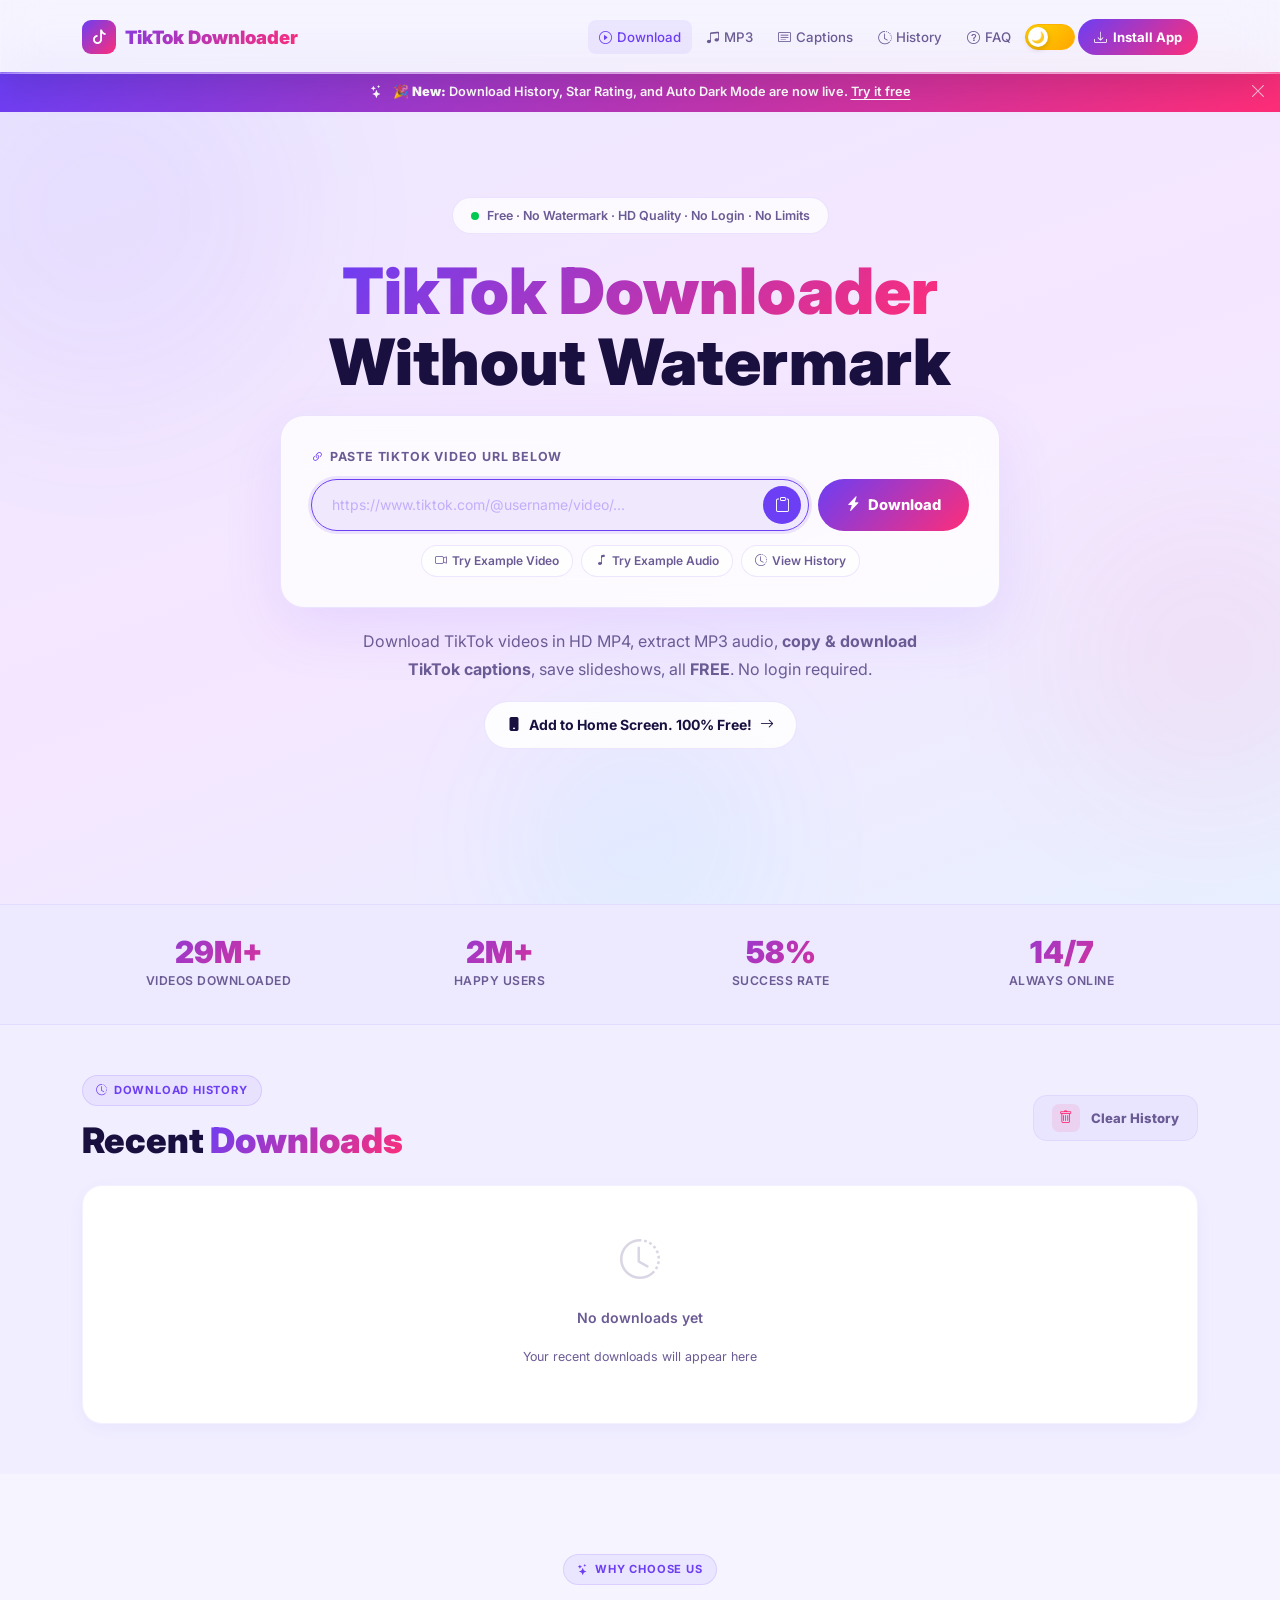
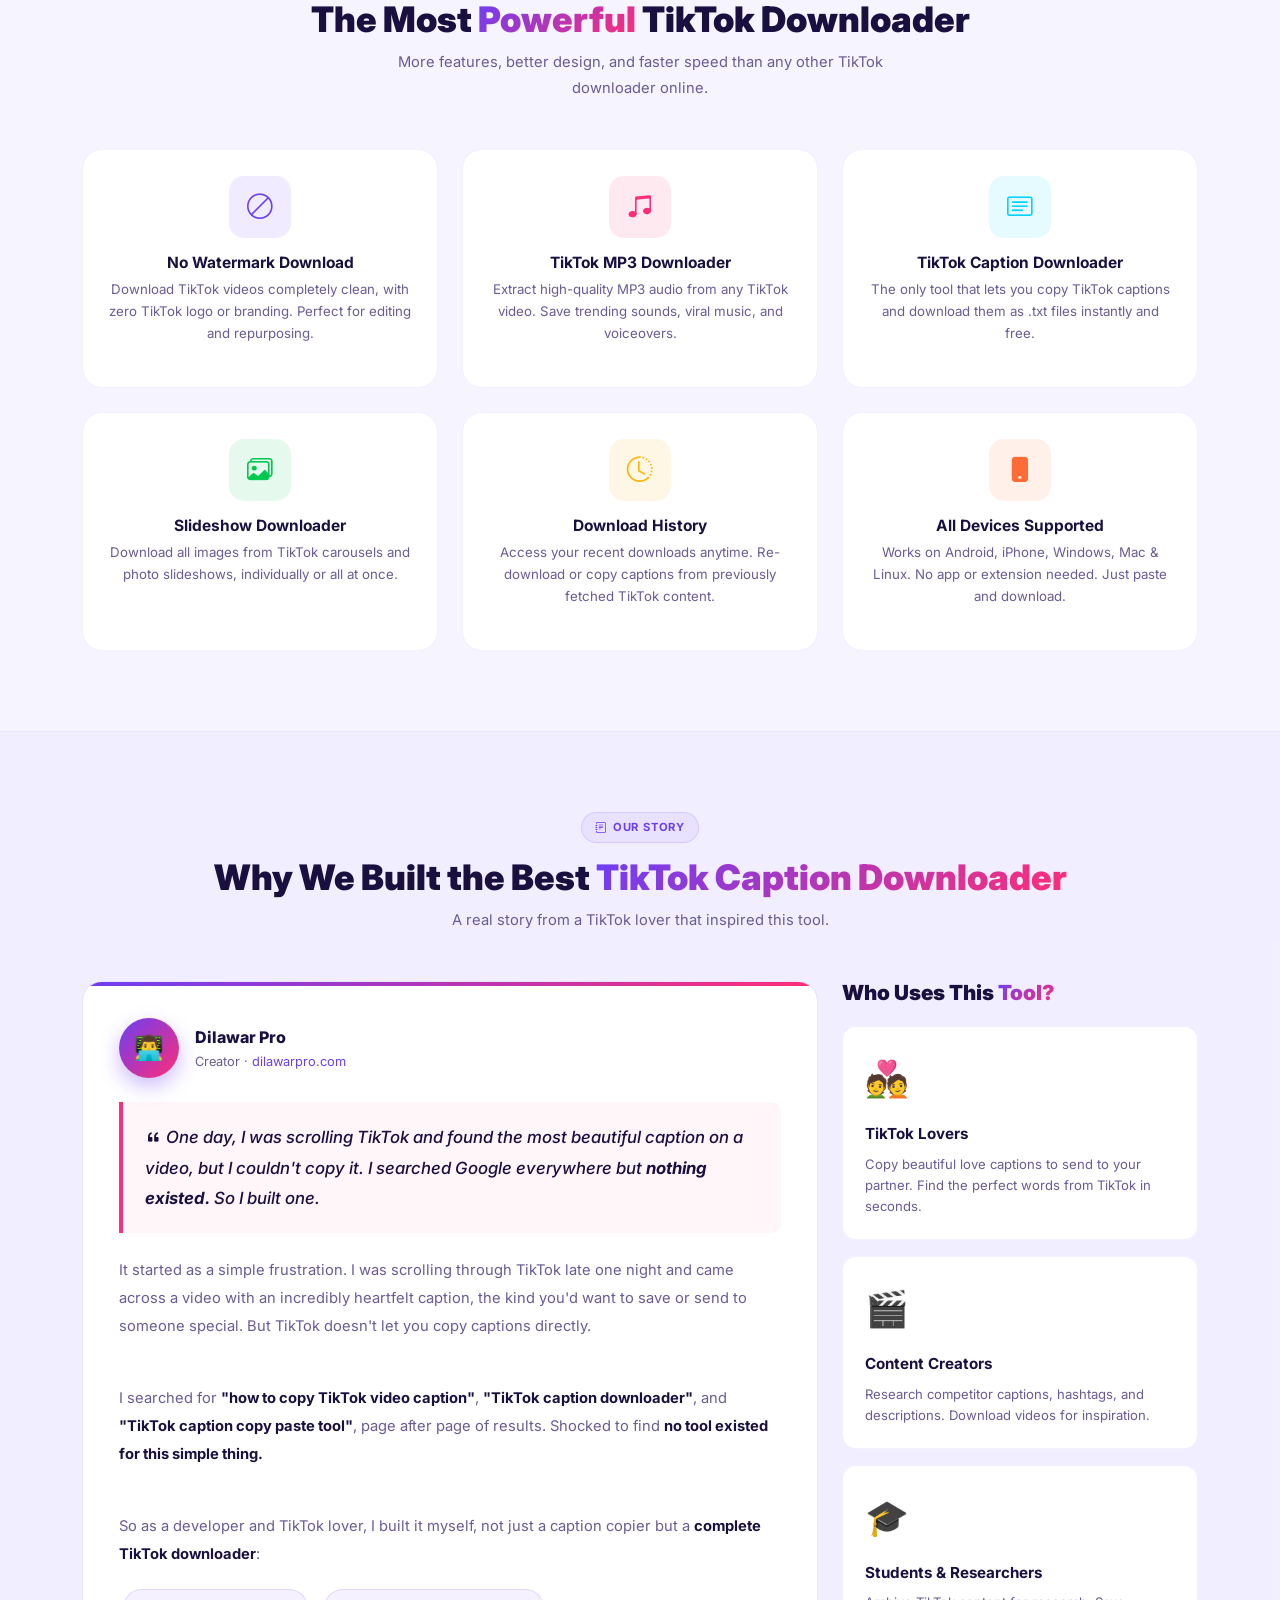
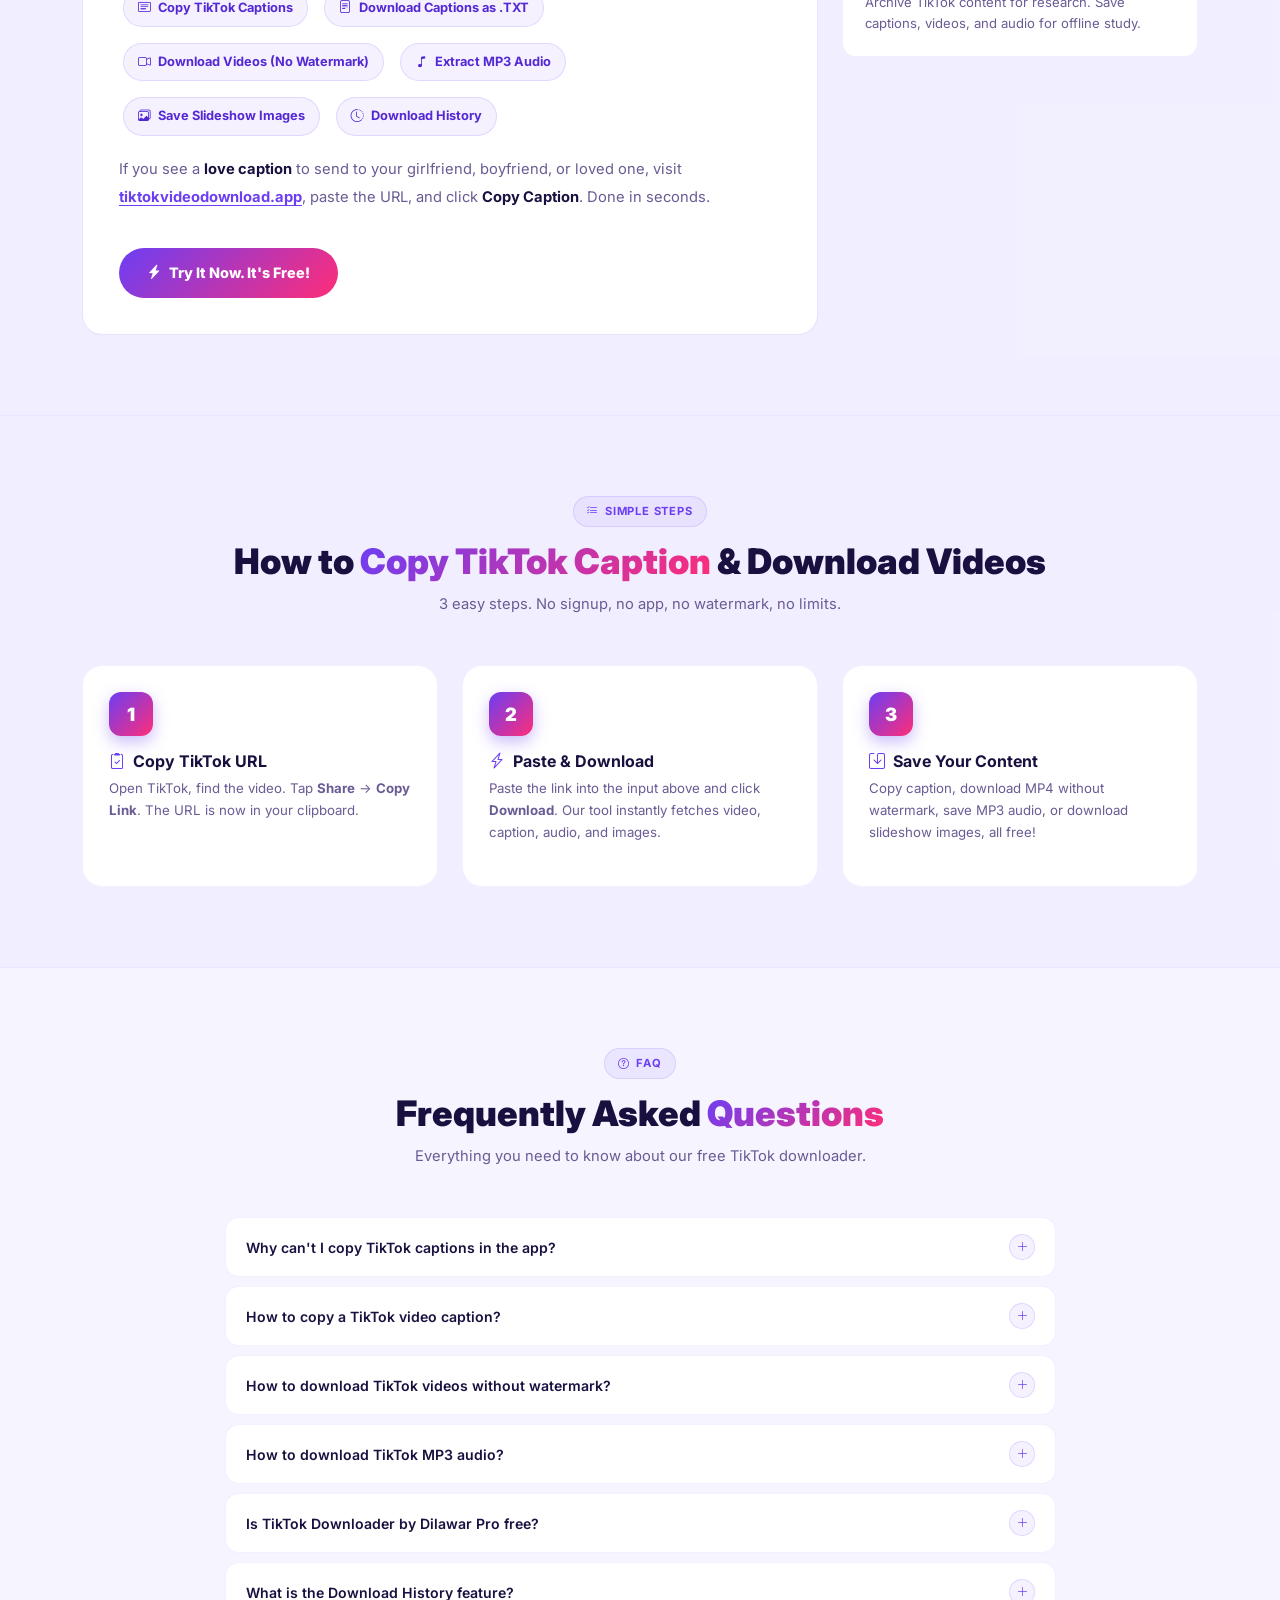
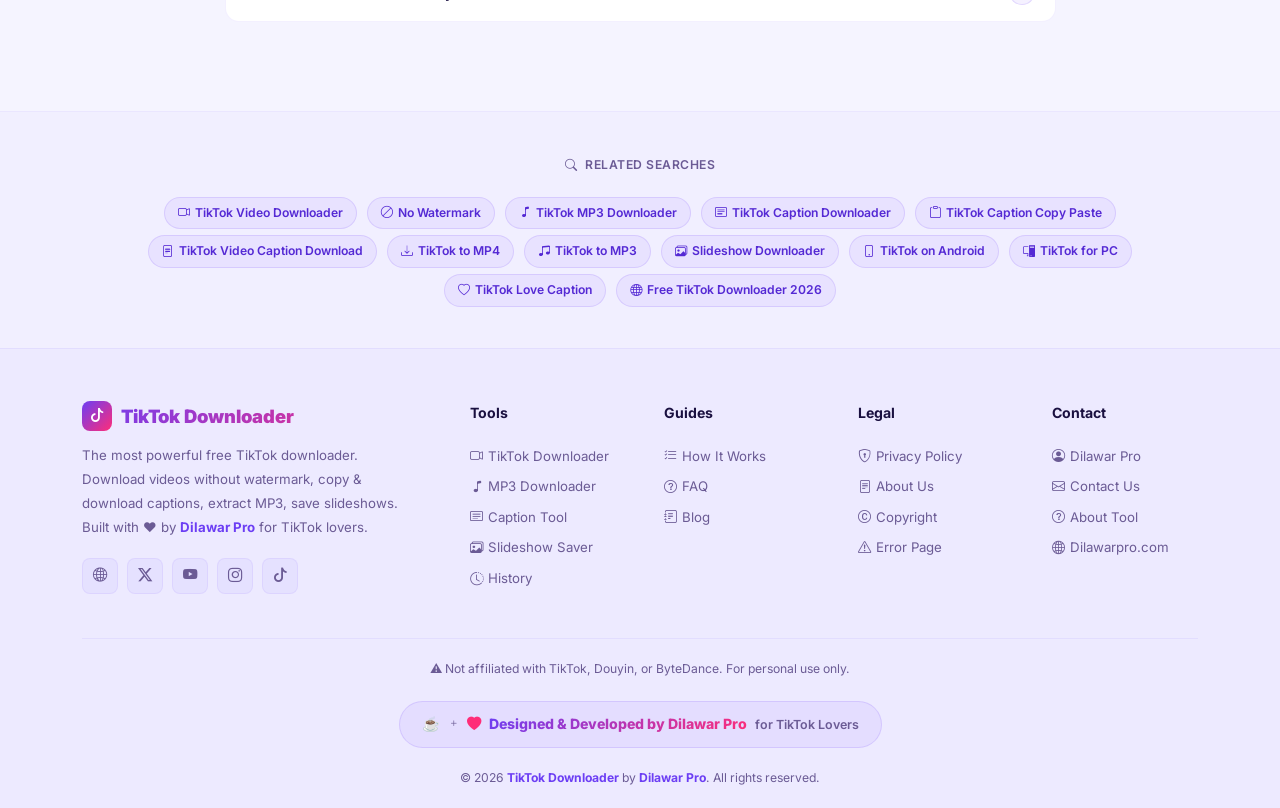
<file: index.html>
<!DOCTYPE html>
<html lang="en" data-theme="light">
<head>
    <meta charset="UTF-8">
    <meta name="viewport" content="width=device-width, initial-scale=1.0">
    <meta http-equiv="X-UA-Compatible" content="IE=edge">

    <title>TikTok Caption & Video Downloader - No Watermark, Free & Fast</title>
    <meta name="description" content="Free TikTok Downloader tool. Download TikTok videos without watermark in HD MP4, extract MP3 audio, copy & download TikTok captions, and save slideshows instantly. No login required.">
    <meta name="author" content="Dilawar Pro">
    <meta name="robots" content="index, follow, max-image-preview:large, max-snippet:-1, max-video-preview:-1">
    <meta name="theme-color" content="#6C3EF4">
    <meta name="language" content="English">
    <link rel="canonical" href="https://tiktokvideodownload.app/">
   <link rel="shortcut icon" href="assets/img/favicon.png" type="image/x-icon">
   <link rel="manifest" href="manifest.json">
    <!-- OG Tags -->
    <meta property="og:type" content="website">
    <meta property="og:url" content="https://tiktokvideodownload.app/">
    <meta property="og:title" content="TikTok Downloader - No Watermark | MP3 | Copy Captions Free">
    <meta property="og:description" content="Free TikTok video downloader. Save TikTok videos without watermark, extract MP3 audio, copy & download TikTok captions and slideshows. Fast, free, no login needed.">
    <meta property="og:image" content="https://tiktokvideodownload.app/og-image.jpg">
    <meta property="og:site_name" content="TikTok Downloader by Dilawar Pro">

    <!-- Twitter Card -->
    <meta name="twitter:card" content="summary_large_image">
    <meta name="twitter:title" content="TikTok Downloader - No Watermark | MP3 | Copy Captions">
    <meta name="twitter:description" content="Download TikTok videos without watermark, extract MP3, copy captions instantly. 100% free.">
    <meta name="twitter:image" content="https://tiktokvideodownload.app/og-image.jpg">

    <!-- Schema Markup -->
    <script type="application/ld+json">
    {
      "@context": "https://schema.org",
      "@type": "WebApplication",
      "name": "TikTok Downloader",
      "alternateName": ["TikTok Caption Downloader", "TikTok MP3 Downloader", "TikTok Video Saver"],
      "url": "https://tiktokvideodownload.app/",
      "description": "Free online TikTok downloader. Download videos without watermark, extract MP3, copy captions, save slideshows.",
      "applicationCategory": "MultimediaApplication",
      "operatingSystem": "All",
      "offers": { "@type": "Offer", "price": "0", "priceCurrency": "USD" },
      "author": { "@type": "Person", "name": "Dilawar Pro", "url": "https://dilawarpro.com" },
      "featureList": ["Download TikTok videos without watermark", "TikTok MP3 downloader", "TikTok caption copy paste", "TikTok slideshow downloader", "History & favorites", "Batch downloads"]
    }
    </script>

    <script type="application/ld+json">
    {
      "@context": "https://schema.org",
      "@type": "FAQPage",
      "mainEntity": [
        { "@type": "Question", "name": "Why can't I copy TikTok captions in the app?", "acceptedAnswer": { "@type": "Answer", "text": "TikTok doesn't provide a native copy-caption button. This tool lets you copy and download any TikTok video caption for free." } },
        { "@type": "Question", "name": "How to copy a TikTok video caption?", "acceptedAnswer": { "@type": "Answer", "text": "Paste the TikTok URL, click Download. The caption appears automatically, click Copy Caption to copy it instantly." } },
        { "@type": "Question", "name": "How to download TikTok videos without watermark?", "acceptedAnswer": { "@type": "Answer", "text": "Paste the TikTok URL, click Download, then click Download Video (No Watermark) to save a clean HD MP4." } },
        { "@type": "Question", "name": "How to download TikTok MP3 audio?", "acceptedAnswer": { "@type": "Answer", "text": "Paste any TikTok URL and click Download. Once the content loads, click Download MP3 Audio to save the audio track." } },
        { "@type": "Question", "name": "Is TikTok Downloader free?", "acceptedAnswer": { "@type": "Answer", "text": "Yes, 100% free. No registration, no login, no limits." } },
        { "@type": "Question", "name": "What is the Download History feature?", "acceptedAnswer": { "@type": "Answer", "text": "Every TikTok you fetch is saved to your local download history so you can reload, re-copy, or re-download it without pasting the URL again. It is stored locally on your device only." } }
      ]
    }
    </script>

    <!-- CDN -->
    <link rel="preconnect" href="https://cdn.jsdelivr.net" crossorigin>
    <link rel="preconnect" href="https://fonts.googleapis.com" crossorigin>
    <link rel="preconnect" href="https://fonts.gstatic.com" crossorigin>
    <link rel="preconnect" href="https://www.tikwm.com" crossorigin>
    <link href="https://cdn.jsdelivr.net/npm/bootstrap@5.3.3/dist/css/bootstrap.min.css" rel="stylesheet">
    <link href="https://cdn.jsdelivr.net/npm/bootstrap-icons@1.11.3/font/bootstrap-icons.min.css" rel="stylesheet">
    <link href="https://fonts.googleapis.com/css2?family=Inter:wght@300;400;500;600;700;800;900&display=swap" rel="stylesheet">
<link rel="stylesheet" href="assets/css/styles.css">
<!-- Google tag (gtag.js) -->
<script async src="https://www.googletagmanager.com/gtag/js?id=G-35M67CWVDE"></script>
<script>
  window.dataLayer = window.dataLayer || [];
  function gtag(){dataLayer.push(arguments);}
  gtag('js', new Date());

  gtag('config', 'G-35M67CWVDE');
</script>
</head>
<body>

<!-- ================================================================
     ANNOUNCEMENT BAR
================================================================ -->
<div class="announce-bar" id="announceBar" role="banner">
    <i class="bi bi-stars" aria-hidden="true"></i>
    <span>🎉 <strong>New:</strong> Download History, Star Rating, and Auto Dark Mode are now live. <a href="#downloader">Try it free</a></span>
    <button class="close-bar" onclick="closeAnnounceBar()" aria-label="Close announcement">
        <i class="bi bi-x-lg" aria-hidden="true"></i>
    </button>
</div>

<!-- ================================================================
     NAVBAR
================================================================ -->
<nav class="main-nav" id="mainNav" role="navigation" aria-label="Main navigation">
    <div class="container">
        <div class="d-flex align-items-center justify-content-between gap-3 flex-wrap">
            <a href="https://tiktokvideodownload.app/" class="brand" aria-label="TikTok Downloader Home">
                <span class="brand-ico" aria-hidden="true"><i class="bi bi-tiktok"></i></span>
                TikTok Downloader
            </a>
            <button class="hamburger" id="hamburgerBtn" aria-label="Toggle navigation menu" aria-expanded="false">
                <span></span><span></span><span></span>
            </button>
            <div class="nav-links" id="navLinks">
                <a href="#downloader" class="nav-link-item active"><i class="bi bi-play-circle" aria-hidden="true"></i> Download</a>
                <a href="#mp3" class="nav-link-item"><i class="bi bi-music-note-beamed" aria-hidden="true"></i> MP3</a>
                <a href="#captions" class="nav-link-item"><i class="bi bi-card-text" aria-hidden="true"></i> Captions</a>
                <a href="#history-section" class="nav-link-item"><i class="bi bi-clock-history" aria-hidden="true"></i> History</a>
                <a href="#faq" class="nav-link-item"><i class="bi bi-question-circle" aria-hidden="true"></i> FAQ</a>
                <div class="theme-toggle" id="themeToggle" onclick="toggleTheme()" role="switch" aria-label="Toggle dark/light mode" tabindex="0" title="Toggle Theme">
                    <div class="tt-track">
                        <div class="tt-thumb" id="ttThumb"><span id="ttEmoji">🌙</span></div>
                    </div>
                </div>
                <button class="btn-install-nav" onclick="handleInstall()" aria-label="Install TikTok Downloader App">
                    <i class="bi bi-download" aria-hidden="true"></i> Install App
                </button>
            </div>
        </div>
    </div>
</nav>

<!-- ================================================================
     HERO
================================================================ -->
<section class="hero" id="downloader" aria-labelledby="hero-h1">
    <div class="blob blob-1" aria-hidden="true"></div>
    <div class="blob blob-2" aria-hidden="true"></div>
    <div class="blob blob-3" aria-hidden="true"></div>
    <div class="hero-dots" aria-hidden="true">
        <div class="dot" style="left:7%;animation-delay:0s;animation-duration:7s;background:#6C3EF4;"></div>
        <div class="dot" style="left:21%;animation-delay:1.2s;animation-duration:5.5s;background:#FF2D78;"></div>
        <div class="dot" style="left:44%;animation-delay:2s;animation-duration:8s;background:#00D4FF;"></div>
        <div class="dot" style="left:67%;animation-delay:0.7s;animation-duration:6.5s;background:#6C3EF4;"></div>
        <div class="dot" style="left:84%;animation-delay:3s;animation-duration:7.5s;background:#FF2D78;"></div>
        <div class="dot" style="left:33%;animation-delay:1.8s;animation-duration:9s;background:#00C853;"></div>
        <div class="dot" style="left:56%;animation-delay:2.5s;animation-duration:6s;background:#FFB300;"></div>
        <div class="dot" style="left:77%;animation-delay:4s;animation-duration:8.5s;background:#6C3EF4;"></div>
    </div>

    <div class="container hero-inner" style="margin-top: 20px;">
        <div class="text-center">
            <div class="hero-badge">
                <span class="live-dot"></span>
                Free · No Watermark · HD Quality · No Login · No Limits
            </div>
            <h1 class="hero-title" id="hero-h1">
                <span class="text-gradient">TikTok Downloader</span><br>
                Without Watermark
            </h1>


            <!-- Download Box -->
            <div class="dl-box">
                <div class="url-label">
                    <i class="bi bi-link-45deg" aria-hidden="true"></i>
                    Paste TikTok Video URL Below
                </div>
                <div class="input-row">
                    <div class="url-input-wrap">
                        <input
                            type="url" id="tiktokUrl" class="url-input"
                            placeholder="https://www.tiktok.com/@username/video/..."
                            aria-label="TikTok video URL input"
                            autocomplete="off" spellcheck="false" autofocus
                        >
                        <button class="clear-btn" id="clearBtn" onclick="clearInput()" aria-label="Clear URL input">
                            <i class="bi bi-x-lg"></i>
                        </button>
                        <button class="btn-paste" onclick="pasteURL()" aria-label="Paste URL from clipboard">
                            <i class="bi bi-clipboard" aria-hidden="true"></i>
                        </button>
                    </div>
                    <button class="btn-main-dl" id="fetchBtn" onclick="fetchTikTok()" aria-label="Download TikTok content">
                        <i class="bi bi-lightning-charge-fill" aria-hidden="true"></i> Download
                    </button>
                </div>

                <!-- Progress -->
                <div class="progress-section" id="progressSection">
                    <div class="progress-header">
                        <span class="progress-label" id="progressLabel">Connecting...</span>
                        <span class="progress-pct" id="progressPct">0%</span>
                    </div>
                    <div class="progress-track">
                        <div class="progress-fill" id="progressFill"></div>
                    </div>
                </div>

                <!-- Quick Actions -->
                <div class="quick-actions">
                    <span class="quick-tag" onclick="setExample('video')"><i class="bi bi-camera-video" aria-hidden="true"></i> Try Example Video</span>
                    <span class="quick-tag" onclick="setExample('audio')"><i class="bi bi-music-note" aria-hidden="true"></i> Try Example Audio</span>
                    <span class="quick-tag" onclick="scrollToHistory()"><i class="bi bi-clock-history" aria-hidden="true"></i> View History</span>
                </div>
            </div>
                <p class="hero-subtitle">
                Download TikTok videos in HD MP4, extract MP3 audio,
                <strong>copy &amp; download TikTok captions</strong>,
                save slideshows, all <strong>FREE</strong>. No login required.
            </p>

            <a href="#" onclick="handleInstall(); return false;" class="btn-install-hero" aria-label="Install TikTok Downloader as web app">
                <i class="bi bi-phone-fill" aria-hidden="true"></i>
                Add to Home Screen. 100% Free!
                <i class="bi bi-arrow-right" aria-hidden="true"></i>
            </a>
        </div>
    </div>
</section>

<!-- ================================================================
     STATS
================================================================ -->
<section class="stats-bar" aria-label="Tool statistics">
    <div class="container">
        <div class="row g-2 justify-content-center">
            <div class="col-6 col-md-3">
                <div class="stat-item">
                    <span class="stat-num" data-target="50" data-suffix="M+">0</span>
                    <span class="stat-lbl">Videos Downloaded</span>
                </div>
            </div>
            <div class="col-6 col-md-3">
                <div class="stat-item">
                    <span class="stat-num" data-target="5" data-suffix="M+">0</span>
                    <span class="stat-lbl">Happy Users</span>
                </div>
            </div>
            <div class="col-6 col-md-3">
                <div class="stat-item">
                    <span class="stat-num" data-target="99" data-suffix="%">0</span>
                    <span class="stat-lbl">Success Rate</span>
                </div>
            </div>
            <div class="col-6 col-md-3">
                <div class="stat-item">
                    <span class="stat-num" data-target="24" data-suffix="/7">0</span>
                    <span class="stat-lbl">Always Online</span>
                </div>
            </div>
        </div>
    </div>
</section>

<!-- ================================================================
     RESULT SECTION
================================================================ -->
<section class="result-section" id="resultSection" aria-live="polite" aria-label="Download results">
    <div class="container">
        <div class="text-center mb-4">
            <h2 class="section-title">Your Content is <span class="text-gradient">Ready!</span></h2>
            <p class="section-desc">Preview, copy captions, and download your TikTok content below.</p>
        </div>
        <div class="row g-4">

            <!-- Preview -->
            <div class="col-lg-5" id="mp3">
                <div class="res-card">
                    <div class="res-header">
                        <i class="bi bi-play-circle-fill text-gradient" style="font-size:1rem;" aria-hidden="true"></i>
                        <h5>Preview</h5>
                        <span class="res-badge" id="contentBadge">Video</span>
                    </div>
                    <div class="res-body">
                        <div class="video-wrap" id="videoWrap">
                            <video id="tiktokVideo" controls preload="metadata" playsinline
                                   style="width:100%;aspect-ratio:9/16;background:#000;object-fit:contain;"
                                   aria-label="TikTok video preview">
                                Your browser does not support video playback.
                            </video>
                        </div>
                        <div id="slideshowWrap" style="display:none;">
                            <button class="gallery-download-current" id="downloadCurrentImage" type="button" aria-label="Download this TikTok photo">
                                <i class="bi bi-download" aria-hidden="true"></i> Download This Image
                            </button>
                            <div class="slides-grid" id="slidesGrid" role="list" aria-label="TikTok slideshow images"></div>
                            <button class="gallery-download-all" type="button" onclick="downloadAllSlides()" aria-label="Download all TikTok slideshow photos">
                                <i class="bi bi-download" aria-hidden="true"></i> Download All Photos
                            </button>
                        </div>
                        <div id="previewPlaceholder" style="text-align:center;padding:28px;color:var(--text-muted);">
                            <i class="bi bi-collection-play" style="font-size:2.8rem;opacity:0.25;" aria-hidden="true"></i>
                            <p style="margin-top:9px;font-size:0.82rem;">Preview will appear here</p>
                        </div>
                    </div>
                </div>

                <!-- Downloads -->
                <div class="res-card mt-4">
                    <div class="res-header">
                        <i class="bi bi-download" style="color:var(--success);font-size:1rem;" aria-hidden="true"></i>
                        <h5>Download Options</h5>
                    </div>
                    <div class="res-body">
                        <div class="dl-btn-list">
                            <button class="dl-btn db-mp4" id="btnMp4" style="display:none;" onclick="doMp4()" aria-label="Download TikTok video without watermark">
                                <div class="dbi"><i class="bi bi-camera-video-fill" aria-hidden="true"></i></div>
                                <div class="dl-btn-info">
                                    <span class="dl-btn-title">Download Video (No Watermark)</span>
                                    <span class="dl-btn-sub">HD MP4 · Best Quality</span>
                                </div>
                                <i class="bi bi-arrow-right dl-arrow" aria-hidden="true"></i>
                            </button>
                            <button class="dl-btn db-mp3" id="btnMp3" style="display:none;" onclick="doMp3()" aria-label="Download TikTok audio as MP3">
                                <div class="dbi"><i class="bi bi-music-note-beamed" aria-hidden="true"></i></div>
                                <div class="dl-btn-info">
                                    <span class="dl-btn-title">Download MP3 Audio</span>
                                    <span class="dl-btn-sub">High Quality Audio Track</span>
                                </div>
                                <i class="bi bi-arrow-right dl-arrow" aria-hidden="true"></i>
                            </button>
                            <button class="dl-btn db-img" id="btnAllImg" style="display:none;" onclick="downloadAllSlides()" aria-label="Download all slideshow images">
                                <div class="dbi"><i class="bi bi-images" aria-hidden="true"></i></div>
                                <div class="dl-btn-info">
                                    <span class="dl-btn-title">Download All Images</span>
                                    <span class="dl-btn-sub" id="btnAllImgSub">Slideshow · All Slides</span>
                                </div>
                                <i class="bi bi-arrow-right dl-arrow" aria-hidden="true"></i>
                            </button>
                        </div>
                        <p class="mt-3 mb-0" style="font-size:0.73rem;color:var(--text-muted);text-align: center;align-items:center;gap:5px;">
                            <i class="bi bi-shield-check" style="color:var(--success);" aria-hidden="true"></i>
                            Secure download. No data stored. No tracking.
                        </p>
                    </div>
                </div>

            </div>

            <!-- Info + Caption + Downloads -->
            <div class="col-lg-7" id="captions">

                <!-- Video Info -->
                <div class="res-card mb-4" id="videoInfoCard" style="display:none;">
                    <div class="res-header">
                        <i class="bi bi-info-circle-fill" style="color:var(--accent);font-size:1rem;" aria-hidden="true"></i>
                        <h5>Video Information</h5>
                    </div>
                    <div class="res-body">
                        <div class="info-grid">
                            <div><div class="info-lbl">Author</div><div class="info-val" id="infoAuthor">—</div></div>
                            <div><div class="info-lbl">Duration</div><div class="info-val" id="infoDuration">—</div></div>
                            <div><div class="info-lbl"><i class="bi bi-heart-fill" style="color:var(--secondary);"></i> Likes</div><div class="info-val" id="infoLikes">—</div></div>
                            <div><div class="info-lbl"><i class="bi bi-eye-fill" style="color:var(--accent);"></i> Views</div><div class="info-val" id="infoViews">—</div></div>
                        </div>
                    </div>
                </div>

                <!-- Caption -->
                <div class="res-card mt-4" id="captionCard">
                    <div class="res-header">
                        <i class="bi bi-card-text" style="color:var(--accent);font-size:1rem;" aria-hidden="true"></i>
                        <h5>TikTok Caption / Description</h5>
                        <span class="copy-count-badge" id="copyCountBadge" style="display:none;">
                            <i class="bi bi-clipboard-check" aria-hidden="true"></i>
                            Copied <span id="copyCountNum">0</span>x
                        </span>
                    </div>
                    <div class="res-body">
                        <textarea id="captionArea" class="caption-ta" rows="4"
                            placeholder="Video caption appears here automatically after fetching..."
                            aria-label="TikTok video caption text"></textarea>
                        <div class="char-count" id="charCount"></div>
                        <div class="d-flex gap-2 mt-3 flex-wrap">
                            <button class="dl-btn db-cap" style="padding:10px 16px;flex:1;min-width:130px;" onclick="copyCaption()" aria-label="Copy TikTok caption">
                                <div class="dbi" style="width:30px;height:30px;border-radius:7px;font-size:0.9rem;"><i class="bi bi-clipboard" aria-hidden="true"></i></div>
                                <span class="dl-btn-info"><span class="dl-btn-title" style="font-size:0.82rem;">Copy Caption</span></span>
                            </button>
                            <button class="dl-btn db-txt" style="padding:10px 16px;flex:1;min-width:130px;" onclick="saveCaption()" aria-label="Save caption as text file">
                                <div class="dbi" style="width:30px;height:30px;border-radius:7px;font-size:0.9rem;background:rgba(108,62,244,0.1);color:var(--primary);"><i class="bi bi-file-text" aria-hidden="true"></i></div>
                                <span class="dl-btn-info"><span class="dl-btn-title" style="font-size:0.82rem;">Save as .txt</span></span>
                            </button>
                            <button class="dl-btn db-txt" style="padding:10px 16px;flex:1;min-width:130px;" onclick="shareCaption()" aria-label="Share TikTok caption">
                                <div class="dbi" style="width:30px;height:30px;border-radius:7px;font-size:0.9rem;background:rgba(0,200,83,0.1);color:var(--success);"><i class="bi bi-share" aria-hidden="true"></i></div>
                                <span class="dl-btn-info"><span class="dl-btn-title" style="font-size:0.82rem;">Share Caption</span></span>
                            </button>
                        </div>
                    </div>
                </div>

            </div>
        </div>

        <!-- Rating Section -->
        <div class="row mt-4">
            <div class="col-12">
                <div class="rating-section">
                    <h4 style="font-size:1rem;font-weight:700;margin-bottom:4px;">Rate Your Experience</h4>
                    <p style="font-size:0.82rem;color:var(--text-muted);margin-bottom:10px;">Was this tool helpful? Let us know!</p>
                    <div class="stars-display" role="group" aria-label="Rate this tool">
                        <button class="star-btn" data-star="1" onclick="rateTool(1)" aria-label="Rate 1 star">⭐</button>
                        <button class="star-btn" data-star="2" onclick="rateTool(2)" aria-label="Rate 2 stars">⭐</button>
                        <button class="star-btn" data-star="3" onclick="rateTool(3)" aria-label="Rate 3 stars">⭐</button>
                        <button class="star-btn" data-star="4" onclick="rateTool(4)" aria-label="Rate 4 stars">⭐</button>
                        <button class="star-btn" data-star="5" onclick="rateTool(5)" aria-label="Rate 5 stars">⭐</button>
                    </div>
                    <div class="rating-label" id="ratingLabel">Click a star to rate</div>
                    <div class="rating-count">⭐ 4.9 average from 5M+ ratings</div>
                </div>
            </div>
        </div>
    </div>
</section>

<!-- ================================================================
     HISTORY SECTION
================================================================ -->
<section class="history-section section-alt" id="history-section" aria-labelledby="history-h2">
    <div class="container">
        <div class="d-flex align-items-center justify-content-between flex-wrap gap-3 mb-4">
            <div>
                <span class="section-label"><i class="bi bi-clock-history" aria-hidden="true"></i> Download History</span>
                <h2 class="section-title" style="margin-bottom:0;">Recent <span class="text-gradient">Downloads</span></h2>
            </div>
            <button class="dl-btn db-txt" style="padding:8px 18px;width:auto;" onclick="clearHistory()" aria-label="Clear download history">
                <div class="dbi" style="width:28px;height:28px;border-radius:7px;font-size:0.85rem;background:rgba(255,45,120,0.1);color:var(--secondary);"><i class="bi bi-trash" aria-hidden="true"></i></div>
                <span class="dl-btn-info"><span class="dl-btn-title" style="font-size:0.82rem;">Clear History</span></span>
            </button>
        </div>
        <div class="history-card">
            <div id="historyList">
                <div class="history-empty">
                    <i class="bi bi-clock-history" aria-hidden="true"></i>
                    <p style="font-size:0.88rem;font-weight:600;">No downloads yet</p>
                    <p style="font-size:0.78rem;">Your recent downloads will appear here</p>
                </div>
            </div>
        </div>
    </div>
</section>

<!-- ================================================================
     FEATURES
================================================================ -->
<section class="section-pad" aria-labelledby="feat-h2">
    <div class="container">
        <div class="text-center mb-5">
            <span class="section-label"><i class="bi bi-stars" aria-hidden="true"></i> Why Choose Us</span>
            <h2 class="section-title" id="feat-h2">The Most <span class="text-gradient">Powerful</span> TikTok Downloader</h2>
            <p class="section-desc">More features, better design, and faster speed than any other TikTok downloader online.</p>
        </div>
        <div class="row g-4">
            <div class="col-md-6 col-lg-4">
                <article class="feat-card">
                    <div class="feat-icon fi-1"><i class="bi bi-ban" aria-hidden="true"></i></div>
                    <h3 class="feat-title">No Watermark Download</h3>
                    <p class="feat-desc">Download TikTok videos completely clean, with zero TikTok logo or branding. Perfect for editing and repurposing.</p>
                </article>
            </div>
            <div class="col-md-6 col-lg-4">
                <article class="feat-card">
                    <div class="feat-icon fi-2"><i class="bi bi-music-note-beamed" aria-hidden="true"></i></div>
                    <h3 class="feat-title">TikTok MP3 Downloader</h3>
                    <p class="feat-desc">Extract high-quality MP3 audio from any TikTok video. Save trending sounds, viral music, and voiceovers.</p>
                </article>
            </div>
            <div class="col-md-6 col-lg-4">
                <article class="feat-card">
                    <div class="feat-icon fi-3"><i class="bi bi-card-text" aria-hidden="true"></i></div>
                    <h3 class="feat-title">TikTok Caption Downloader</h3>
                    <p class="feat-desc">The only tool that lets you copy TikTok captions and download them as .txt files instantly and free.</p>
                </article>
            </div>
            <div class="col-md-6 col-lg-4">
                <article class="feat-card">
                    <div class="feat-icon fi-4"><i class="bi bi-images" aria-hidden="true"></i></div>
                    <h3 class="feat-title">Slideshow Downloader</h3>
                    <p class="feat-desc">Download all images from TikTok carousels and photo slideshows, individually or all at once.</p>
                </article>
            </div>
            <div class="col-md-6 col-lg-4">
                <article class="feat-card">
                    <div class="feat-icon fi-5"><i class="bi bi-clock-history" aria-hidden="true"></i></div>
                    <h3 class="feat-title">Download History</h3>
                    <p class="feat-desc">Access your recent downloads anytime. Re-download or copy captions from previously fetched TikTok content.</p>
                </article>
            </div>
            <div class="col-md-6 col-lg-4">
                <article class="feat-card">
                    <div class="feat-icon fi-6"><i class="bi bi-phone-fill" aria-hidden="true"></i></div>
                    <h3 class="feat-title">All Devices Supported</h3>
                    <p class="feat-desc">Works on Android, iPhone, Windows, Mac & Linux. No app or extension needed. Just paste and download.</p>
                </article>
            </div>
        </div>
    </div>
</section>

<div class="divider"></div>

<!-- ================================================================
     STORY SECTION
================================================================ -->
<section class="section-pad story-section" aria-labelledby="story-h2">
    <div class="container">
        <div class="text-center mb-5">
            <span class="section-label"><i class="bi bi-journal-text" aria-hidden="true"></i> Our Story</span>
            <h2 class="section-title" id="story-h2">Why We Built the Best <span class="text-gradient">TikTok Caption Downloader</span></h2>
            <p class="section-desc">A real story from a TikTok lover that inspired this tool.</p>
        </div>
        <div class="row g-4 align-items-start">
            <div class="col-lg-8">
                <div class="story-card">
                    <div class="d-flex align-items-center gap-3 mb-4">
                        <div class="story-avatar" aria-label="Dilawar Pro">👨‍💻</div>
                        <div>
                            <div style="font-weight:800;font-size:1rem;color:var(--text);">Dilawar Pro</div>
                            <div style="font-size:0.8rem;color:var(--text-muted);">Creator · <a href="https://dilawarpro.com" target="_blank" rel="noopener" style="color:var(--primary);">dilawarpro.com</a></div>
                        </div>
                    </div>
                    <blockquote class="story-quote">
                        <i class="bi bi-quote" aria-hidden="true"></i>
                        One day, I was scrolling TikTok and found the most beautiful caption on a video,
                        but I couldn't copy it. I searched Google everywhere but <strong>nothing existed.</strong> So I built one.
                    </blockquote>
                    <div class="story-body">
                        <p>It started as a simple frustration. I was scrolling through TikTok late one night and came across a video with an incredibly heartfelt caption, the kind you'd want to save or send to someone special. But TikTok doesn't let you copy captions directly.</p>
                        <br>
                        <p>I searched for <strong>"how to copy TikTok video caption"</strong>, <strong>"TikTok caption downloader"</strong>, and <strong>"TikTok caption copy paste tool"</strong>, page after page of results. Shocked to find <strong>no tool existed for this simple thing.</strong></p>
                        <br>
                        <p>So as a developer and TikTok lover, I built it myself, not just a caption copier but a <strong>complete TikTok downloader</strong>:</p>
                        <div class="d-flex flex-wrap gap-2 my-3">
                            <span class="story-highlight"><i class="bi bi-card-text" aria-hidden="true"></i> Copy TikTok Captions</span>
                            <span class="story-highlight"><i class="bi bi-file-text" aria-hidden="true"></i> Download Captions as .TXT</span>
                            <span class="story-highlight"><i class="bi bi-camera-video" aria-hidden="true"></i> Download Videos (No Watermark)</span>
                            <span class="story-highlight"><i class="bi bi-music-note" aria-hidden="true"></i> Extract MP3 Audio</span>
                            <span class="story-highlight"><i class="bi bi-images" aria-hidden="true"></i> Save Slideshow Images</span>
                            <span class="story-highlight"><i class="bi bi-clock-history" aria-hidden="true"></i> Download History</span>
                        </div>
                        <p>If you see a <strong>love caption</strong> to send to your girlfriend, boyfriend, or loved one, visit <a href="https://tiktokvideodownload.app" target="_blank" rel="noopener">tiktokvideodownload.app</a>, paste the URL, and click <strong>Copy Caption</strong>. Done in seconds.</p>
                    </div>
                    <a href="#downloader" class="story-cta" aria-label="Try TikTok Caption Downloader">
                        <i class="bi bi-lightning-charge-fill" aria-hidden="true"></i> Try It Now. It's Free!
                    </a>
                </div>
            </div>
            <div class="col-lg-4">
                <h3 class="section-title" style="font-size:1.3rem;margin-bottom:20px;">Who Uses This <span class="text-gradient">Tool?</span></h3>
                <div class="row g-3">
                    <div class="col-12">
                        <div class="usecase-card">
                            <span class="usecase-icon" role="img" aria-label="Couple">💑</span>
                            <div class="usecase-title">TikTok Lovers</div>
                            <div class="usecase-desc">Copy beautiful love captions to send to your partner. Find the perfect words from TikTok in seconds.</div>
                        </div>
                    </div>
                    <div class="col-12">
                        <div class="usecase-card">
                            <span class="usecase-icon" role="img" aria-label="Creator">🎬</span>
                            <div class="usecase-title">Content Creators</div>
                            <div class="usecase-desc">Research competitor captions, hashtags, and descriptions. Download videos for inspiration.</div>
                        </div>
                    </div>
                    <div class="col-12">
                        <div class="usecase-card">
                            <span class="usecase-icon" role="img" aria-label="Student">🎓</span>
                            <div class="usecase-title">Students & Researchers</div>
                            <div class="usecase-desc">Archive TikTok content for research. Save captions, videos, and audio for offline study.</div>
                        </div>
                    </div>
                </div>
            </div>
        </div>
    </div>
</section>

<div class="divider"></div>

<!-- ================================================================
     HOW IT WORKS
================================================================ -->
<section class="section-pad section-alt" id="how-it-works" aria-labelledby="hiw-h2">
    <div class="container">
        <div class="text-center mb-5">
            <span class="section-label"><i class="bi bi-list-check" aria-hidden="true"></i> Simple Steps</span>
            <h2 class="section-title" id="hiw-h2">How to <span class="text-gradient">Copy TikTok Caption</span> & Download Videos</h2>
            <p class="section-desc">3 easy steps. No signup, no app, no watermark, no limits.</p>
        </div>
        <div class="row g-4 justify-content-center">
            <div class="col-md-4">
                <div class="step-card">
                    <div class="step-num">1</div>
                    <h3 class="step-title"><i class="bi bi-clipboard2-check me-2" style="color:var(--primary);" aria-hidden="true"></i>Copy TikTok URL</h3>
                    <p class="step-desc">Open TikTok, find the video. Tap <strong>Share</strong> → <strong>Copy Link</strong>. The URL is now in your clipboard.</p>
                </div>
            </div>
            <div class="col-md-4">
                <div class="step-card">
                    <div class="step-num">2</div>
                    <h3 class="step-title"><i class="bi bi-lightning-charge me-2" style="color:var(--primary);" aria-hidden="true"></i>Paste & Download</h3>
                    <p class="step-desc">Paste the link into the input above and click <strong>Download</strong>. Our tool instantly fetches video, caption, audio, and images.</p>
                </div>
            </div>
            <div class="col-md-4">
                <div class="step-card">
                    <div class="step-num">3</div>
                    <h3 class="step-title"><i class="bi bi-save me-2" style="color:var(--primary);" aria-hidden="true"></i>Save Your Content</h3>
                    <p class="step-desc">Copy caption, download MP4 without watermark, save MP3 audio, or download slideshow images, all free!</p>
                </div>
            </div>
        </div>
    </div>
</section>

<div class="divider"></div>

<!-- ================================================================
     FAQ
================================================================ -->
<section class="section-pad" id="faq" aria-labelledby="faq-h2">
    <div class="container">
        <div class="text-center mb-5">
            <span class="section-label"><i class="bi bi-question-circle" aria-hidden="true"></i> FAQ</span>
            <h2 class="section-title" id="faq-h2">Frequently Asked <span class="text-gradient">Questions</span></h2>
            <p class="section-desc">Everything you need to know about our free TikTok downloader.</p>
        </div>
        <div class="row justify-content-center">
            <div class="col-lg-9">
                <div class="faq-item" itemscope itemprop="mainEntity" itemtype="https://schema.org/Question">
                    <div class="faq-q" onclick="toggleFaq(this)" tabindex="0" role="button" aria-expanded="false">
                        <span itemprop="name">Why can't I copy TikTok captions in the app?</span>
                        <div class="faq-ico"><i class="bi bi-plus-lg" aria-hidden="true"></i></div>
                    </div>
                    <div class="faq-a" itemscope itemprop="acceptedAnswer" itemtype="https://schema.org/Answer">
                        <div itemprop="text">TikTok doesn't provide a native "copy caption" button. That's exactly why we built this TikTok caption downloader to let you easily copy and download any TikTok video caption for free.</div>
                    </div>
                </div>
                <div class="faq-item" itemscope itemprop="mainEntity" itemtype="https://schema.org/Question">
                    <div class="faq-q" onclick="toggleFaq(this)" tabindex="0" role="button" aria-expanded="false">
                        <span itemprop="name">How to copy a TikTok video caption?</span>
                        <div class="faq-ico"><i class="bi bi-plus-lg" aria-hidden="true"></i></div>
                    </div>
                    <div class="faq-a" itemscope itemprop="acceptedAnswer" itemtype="https://schema.org/Answer">
                        <div itemprop="text">Paste the TikTok URL, click Download. The caption appears automatically. Click "Copy Caption" to copy it instantly to your clipboard.</div>
                    </div>
                </div>
                <div class="faq-item" itemscope itemprop="mainEntity" itemtype="https://schema.org/Question">
                    <div class="faq-q" onclick="toggleFaq(this)" tabindex="0" role="button" aria-expanded="false">
                        <span itemprop="name">How to download TikTok videos without watermark?</span>
                        <div class="faq-ico"><i class="bi bi-plus-lg" aria-hidden="true"></i></div>
                    </div>
                    <div class="faq-a" itemscope itemprop="acceptedAnswer" itemtype="https://schema.org/Answer">
                        <div itemprop="text">Paste the TikTok URL, click Download, then click "Download Video (No Watermark)" to save a clean HD MP4 file with no TikTok logo.</div>
                    </div>
                </div>
                <div class="faq-item" itemscope itemprop="mainEntity" itemtype="https://schema.org/Question">
                    <div class="faq-q" onclick="toggleFaq(this)" tabindex="0" role="button" aria-expanded="false">
                        <span itemprop="name">How to download TikTok MP3 audio?</span>
                        <div class="faq-ico"><i class="bi bi-plus-lg" aria-hidden="true"></i></div>
                    </div>
                    <div class="faq-a" itemscope itemprop="acceptedAnswer" itemtype="https://schema.org/Answer">
                        <div itemprop="text">Paste any TikTok URL and click Download. Once the content loads, click "Download MP3 Audio" to save the audio as an MP3 file. Works for all TikTok videos, sounds, and music.</div>
                    </div>
                </div>
                <div class="faq-item" itemscope itemprop="mainEntity" itemtype="https://schema.org/Question">
                    <div class="faq-q" onclick="toggleFaq(this)" tabindex="0" role="button" aria-expanded="false">
                        <span itemprop="name">Is TikTok Downloader by Dilawar Pro free?</span>
                        <div class="faq-ico"><i class="bi bi-plus-lg" aria-hidden="true"></i></div>
                    </div>
                    <div class="faq-a" itemscope itemprop="acceptedAnswer" itemtype="https://schema.org/Answer">
                        <div itemprop="text">Yes! 100% free. No registration, no login, no subscription, no limits. Copy captions, download videos, extract MP3, save slideshows, all free forever.</div>
                    </div>
                </div>
                <div class="faq-item" itemscope itemprop="mainEntity" itemtype="https://schema.org/Question">
                    <div class="faq-q" onclick="toggleFaq(this)" tabindex="0" role="button" aria-expanded="false">
                        <span itemprop="name">What is the Download History feature?</span>
                        <div class="faq-ico"><i class="bi bi-plus-lg" aria-hidden="true"></i></div>
                    </div>
                    <div class="faq-a" itemscope itemprop="acceptedAnswer" itemtype="https://schema.org/Answer">
                        <div itemprop="text">Every TikTok you fetch is automatically saved to your local Download History. You can re-load any previous download, copy its caption, or re-download content without pasting the URL again. History is stored locally on your device only.</div>
                    </div>
                </div>
            </div>
        </div>
    </div>
</section>

<div class="divider"></div>

<!-- Keywords -->
<section style="padding:38px 0;background:var(--section-alt);" aria-label="Related searches">
    <div class="container">
        <div class="text-center mb-3">
            <span style="font-size:0.76rem;color:var(--text-muted);font-weight:600;text-transform:uppercase;letter-spacing:0.5px;">
                <i class="bi bi-search me-1" aria-hidden="true"></i> Related Searches
            </span>
        </div>
        <div class="text-center">
            <a href="#downloader" class="kw-tag"><i class="bi bi-camera-video" aria-hidden="true"></i> TikTok Video Downloader</a>
            <a href="#downloader" class="kw-tag"><i class="bi bi-ban" aria-hidden="true"></i> No Watermark</a>
            <a href="#mp3" class="kw-tag"><i class="bi bi-music-note" aria-hidden="true"></i> TikTok MP3 Downloader</a>
            <a href="#captions" class="kw-tag"><i class="bi bi-card-text" aria-hidden="true"></i> TikTok Caption Downloader</a>
            <a href="#captions" class="kw-tag"><i class="bi bi-clipboard" aria-hidden="true"></i> TikTok Caption Copy Paste</a>
            <a href="#captions" class="kw-tag"><i class="bi bi-file-text" aria-hidden="true"></i> TikTok Video Caption Download</a>
            <a href="#downloader" class="kw-tag"><i class="bi bi-download" aria-hidden="true"></i> TikTok to MP4</a>
            <a href="#mp3" class="kw-tag"><i class="bi bi-music-note-beamed" aria-hidden="true"></i> TikTok to MP3</a>
            <a href="#downloader" class="kw-tag"><i class="bi bi-images" aria-hidden="true"></i> Slideshow Downloader</a>
            <a href="#downloader" class="kw-tag"><i class="bi bi-phone" aria-hidden="true"></i> TikTok on Android</a>
            <a href="#downloader" class="kw-tag"><i class="bi bi-pc-display" aria-hidden="true"></i> TikTok for PC</a>
            <a href="#captions" class="kw-tag"><i class="bi bi-heart" aria-hidden="true"></i> TikTok Love Caption</a>
            <a href="#downloader" class="kw-tag"><i class="bi bi-globe" aria-hidden="true"></i> Free TikTok Downloader 2026</a>
        </div>
    </div>
</section>

<!-- ================================================================
     FOOTER
================================================================ -->
<footer role="contentinfo">
    <div class="container">
        <div class="row g-5">
            <div class="col-lg-4">
                <div class="footer-brand">
                    <span style="background:var(--gradient);border-radius:8px;width:30px;height:30px;display:inline-flex;align-items:center;justify-content:center;color:white;font-size:0.85rem;-webkit-text-fill-color:white;flex-shrink:0;">
                        <i class="bi bi-tiktok" aria-hidden="true"></i>
                    </span>
                    TikTok Downloader
                </div>
                <p class="footer-desc">
                    The most powerful free TikTok downloader. Download videos without watermark,
                    copy &amp; download captions, extract MP3, save slideshows.
                    Built with ❤️ by <a href="https://dilawarpro.com" target="_blank" rel="noopener" style="color:var(--primary);font-weight:700;">Dilawar Pro</a> for TikTok lovers.
                </p>
                <div class="footer-social">
                    <a href="https://dilawarpro.com" target="_blank" rel="noopener" class="soc-link" aria-label="Dilawar Pro Website"><i class="bi bi-globe2" aria-hidden="true"></i></a>
                    <a href="#" class="soc-link" aria-label="Twitter X"><i class="bi bi-twitter-x" aria-hidden="true"></i></a>
                    <a href="#" class="soc-link" aria-label="YouTube"><i class="bi bi-youtube" aria-hidden="true"></i></a>
                    <a href="#" class="soc-link" aria-label="Instagram"><i class="bi bi-instagram" aria-hidden="true"></i></a>
                    <a href="#" class="soc-link" aria-label="TikTok"><i class="bi bi-tiktok" aria-hidden="true"></i></a>
                </div>
            </div>
            <div class="col-sm-6 col-lg-2">
                <div class="footer-col-title">Tools</div>
                <a href="#downloader" class="footer-lnk"><i class="bi bi-camera-video" aria-hidden="true"></i> TikTok Downloader</a>
                <a href="#mp3" class="footer-lnk"><i class="bi bi-music-note" aria-hidden="true"></i> MP3 Downloader</a>
                <a href="#captions" class="footer-lnk"><i class="bi bi-card-text" aria-hidden="true"></i> Caption Tool</a>
                <a href="#downloader" class="footer-lnk"><i class="bi bi-images" aria-hidden="true"></i> Slideshow Saver</a>
                <a href="#history-section" class="footer-lnk"><i class="bi bi-clock-history" aria-hidden="true"></i> History</a>
            </div>
            <div class="col-sm-6 col-lg-2">
                <div class="footer-col-title">Guides</div>
                <a href="#how-it-works" class="footer-lnk"><i class="bi bi-list-check" aria-hidden="true"></i> How It Works</a>
                <a href="#faq" class="footer-lnk"><i class="bi bi-question-circle" aria-hidden="true"></i> FAQ</a>
                <a href="https://dilawarpro.com" target="_blank" rel="noopener" class="footer-lnk"><i class="bi bi-journal-text" aria-hidden="true"></i> Blog</a>
            </div>
            <div class="col-sm-6 col-lg-2">
                <div class="footer-col-title">Legal</div>
                <a href="./privacy-policy.html" class="footer-lnk"><i class="bi bi-shield-lock" aria-hidden="true"></i> Privacy Policy</a>
                <a href="./about.html" class="footer-lnk"><i class="bi bi-file-text" aria-hidden="true"></i> About Us</a>
                <a href="./copyright.html" class="footer-lnk"><i class="bi bi-c-circle" aria-hidden="true"></i> Copyright</a>
                <a href="./404.html" class="footer-lnk"><i class="bi bi-exclamation-triangle" aria-hidden="true"></i> Error Page</a>
            </div>
            <div class="col-sm-6 col-lg-2">
                <div class="footer-col-title">Contact</div>
                <a href="https://dilawarpro.com" target="_blank" rel="noopener" class="footer-lnk"><i class="bi bi-person-circle" aria-hidden="true"></i> Dilawar Pro</a>
                <a href="./contact.html" class="footer-lnk"><i class="bi bi-envelope" aria-hidden="true"></i> Contact Us</a>
                <a href="./about.html" class="footer-lnk"><i class="bi bi-question-circle" aria-hidden="true"></i> About Tool</a>
                <a href="https://dilawarpro.com" target="_blank" rel="noopener" class="footer-lnk"><i class="bi bi-globe2" aria-hidden="true"></i> Dilawarpro.com</a>
            </div>
        </div>
        <div class="footer-bottom">
            <p style="font-size:0.76rem;color:var(--text-muted);margin-bottom:10px;">
                ⚠️ Not affiliated with TikTok, Douyin, or ByteDance. For personal use only.
            </p>
            <a href="https://dilawarpro.com" target="_blank" rel="noopener" class="watermark-wrap" aria-label="Designed and Developed with coffee and love by Dilawar Pro for TikTok Lovers">
                <span class="wm-coffee" aria-label="Coffee">☕</span>
                <i class="bi bi-plus" style="color:var(--text-muted);font-size:0.7rem;" aria-hidden="true"></i>
                <i class="bi bi-heart-fill wm-heart" aria-hidden="true"></i>
                <span class="wm-text">Designed &amp; Developed by Dilawar Pro</span>
                <span style="font-size:0.78rem;color:var(--text-muted);font-weight:600;">for TikTok Lovers</span>
            </a>
            <div class="footer-copy">
                © <span id="footerYear"></span>
                <a href="https://tiktokvideodownload.app" style="color:var(--primary);font-weight:700;">TikTok Downloader</a>
                by <a href="https://dilawarpro.com" target="_blank" rel="noopener" style="color:var(--primary);font-weight:700;">Dilawar Pro</a>.
                All rights reserved.
            </div>
        </div>
    </div>
</footer>
<!-- Modal for monetization -->
<!-- <style>
  .mm-overlay{
    position:fixed; inset:0; background:rgba(17,10,33,0.6);
    backdrop-filter: blur(6px);
    display:flex; align-items:center; justify-content:center;
    z-index:9999; opacity:0; pointer-events:none;
    transition: opacity .3s ease;
    padding: 20px;
  }
  .mm-overlay.show{ opacity:1; pointer-events:auto; }

  .mm-card{
    position:relative;
    width:100%; max-width:400px;
    background:#fff;
    border-radius:24px;
    overflow:hidden;
    text-align:center;
    padding: 44px 32px 32px;
    transform: translateY(20px) scale(.96);
    transition: transform .4s cubic-bezier(.2,.9,.25,1);
    box-shadow: 0 40px 90px rgba(30,10,60,0.4);
    font-family:'Segoe UI', Inter, -apple-system, sans-serif;
  }
  .mm-overlay.show .mm-card{ transform: translateY(0) scale(1); }

  .mm-close{
    position:absolute; top:16px; right:16px;
    width:30px; height:30px; border-radius:50%;
    background:#F3EEFC; border:none; color:#7C2FD1;
    font-size:15px; cursor:pointer; display:flex; align-items:center; justify-content:center;
    transition: background .2s, transform .2s;
  }
  .mm-close:hover{ background:#E9DFFB; transform: rotate(90deg); }

  .mm-icon{
    width:64px; height:64px; margin:0 auto 20px;
    border-radius:18px;
    background:linear-gradient(135deg,#7C2FD1,#EE2A8B);
    display:flex; align-items:center; justify-content:center;
    font-size:30px;
    box-shadow: 0 12px 24px rgba(124,47,209,0.35);
  }

  .mm-card h2{
    margin:0 0 10px;
    font-size:23px; line-height:1.3; font-weight:800;
    color:#17102B;
  }
  .mm-card h2 span{
    background:linear-gradient(135deg,#7C2FD1,#EE2A8B);
    -webkit-background-clip:text; background-clip:text; color:transparent;
  }

  .mm-sub{
    color:#6b5a91; font-size:14.5px; line-height:1.6;
    margin:0 0 26px;
  }

  .mm-cta{
    width:100%;
    background:linear-gradient(135deg,#7C2FD1,#EE2A8B);
    color:#fff; border:none; padding:16px 20px; border-radius:14px;
    font-weight:700; font-size:15px; cursor:pointer;
    box-shadow: 0 12px 28px rgba(124,47,209,0.35);
    transition: transform .15s ease, box-shadow .15s ease;
  }
  .mm-cta:hover{ transform: translateY(-2px); box-shadow: 0 16px 34px rgba(124,47,209,0.45); }

  .mm-dismiss{
    display:block; margin:16px auto 0;
    background:none; border:none; color:#a597c0;
    font-size:13px; cursor:pointer; padding:4px;
  }
  .mm-dismiss:hover{ color:#7C2FD1; }

  @media (prefers-reduced-motion: reduce){
    .mm-overlay, .mm-card, .mm-close{ transition:none; }
  }
</style> -->

<!-- <div class="mm-overlay" id="moneyModal" role="dialog" aria-modal="true" aria-labelledby="mmTitle">
  <div class="mm-card">
    <button class="mm-close" id="mmClose" aria-label="Close">✕</button>

    <div class="mm-icon">💡</div>

    <h2 id="mmTitle">Build your own <span>TikTok Downloader</span> — and start earning</h2>
    <p class="mm-sub">A free guide for Pakistani students on building and monetizing tools like this one.</p>

    <button class="mm-cta" href="https://dilawarpro.com" id="mmCta">Get the Free Guide <i class="bi bi-box-arrow-right"></i></button>
    <button class="mm-dismiss" id="mmDismiss">Maybe later</button>
  </div>
</div> -->

<!-- <script>
(function(){
  var overlay = document.getElementById('moneyModal');
  var closeBtn = document.getElementById('mmClose');
  var dismissBtn = document.getElementById('mmDismiss');
  var ctaBtn = document.getElementById('mmCta');

  function openModal(){
    // FIX: only show once per browser session instead of on every
    // page view/reload (was flagged as an intrusive-interstitial risk).
    if (sessionStorage.getItem('mm-shown')) return;
    sessionStorage.setItem('mm-shown', '1');
    overlay.classList.add('show');
    document.addEventListener('keydown', onKeydown);
  }
  function closeModal(){
    overlay.classList.remove('show');
    document.removeEventListener('keydown', onKeydown);
  }
  function onKeydown(e){ if (e.key === 'Escape') closeModal(); }

  closeBtn.addEventListener('click', closeModal);
  dismissBtn.addEventListener('click', closeModal);
  overlay.addEventListener('click', function(e){ if (e.target === overlay) closeModal(); });
  ctaBtn.addEventListener('click', function(){
    window.location.href = 'https://dilawarpro.com';
    closeModal();
  });

  window.addEventListener('load', function(){
    setTimeout(openModal, 10000); // 10 seconds after load
  });
})();
</script> -->
<!-- ================= END MONEY MODAL ================= -->

<!-- Scroll to Top -->
<button class="scroll-top" id="scrollTopBtn" onclick="scrollToTop()" aria-label="Scroll to top">
    <i class="bi bi-arrow-up" aria-hidden="true"></i>
</button>

<!-- Toast Container -->
<div id="toastBox" aria-live="polite" aria-atomic="true"></div>
    <!-- Sets theme before first paint to avoid a flash of the wrong theme -->
    <script>
    (function(){
      try{
        var manual = localStorage.getItem('tt-theme-manual');
        var expiry = localStorage.getItem('tt-theme-manual-expiry');
        var theme;
        if (manual && expiry && Date.now() < parseInt(expiry,10)) {
          theme = manual;
        } else if (window.matchMedia && window.matchMedia('(prefers-color-scheme: dark)').matches) {
          theme = 'dark';
        } else if (window.matchMedia && window.matchMedia('(prefers-color-scheme: light)').matches) {
          theme = 'light';
        } else {
          var h = new Date().getHours();
          theme = (h >= 6 && h < 20) ? 'light' : 'dark';
        }
        document.documentElement.setAttribute('data-theme', theme);
      } catch(e){}
    })();
    </script>
<!-- Bootstrap JS -->
<script src="https://cdn.jsdelivr.net/npm/bootstrap@5.3.3/dist/js/bootstrap.bundle.min.js"></script>
<script src="assets/js/script.js"></script>
<script>
    // FIX: removed the duplicate/broken PWA install script that referenced
    // a nonexistent #install-button element (threw a JS error on every
    // beforeinstallprompt event). Install handling now lives only in
    // script.js's handleInstall()/S.pwaPrompt logic.
    if ("serviceWorker" in navigator) {
      window.addEventListener("load", () => {
        navigator.serviceWorker.register("service-worker.js")
          .then(registration => console.log("Service Worker registered with scope:", registration.scope))
          .catch(error => console.error("Service Worker registration failed:", error));
      });
    }
</script>
</body>
</html>
</file>
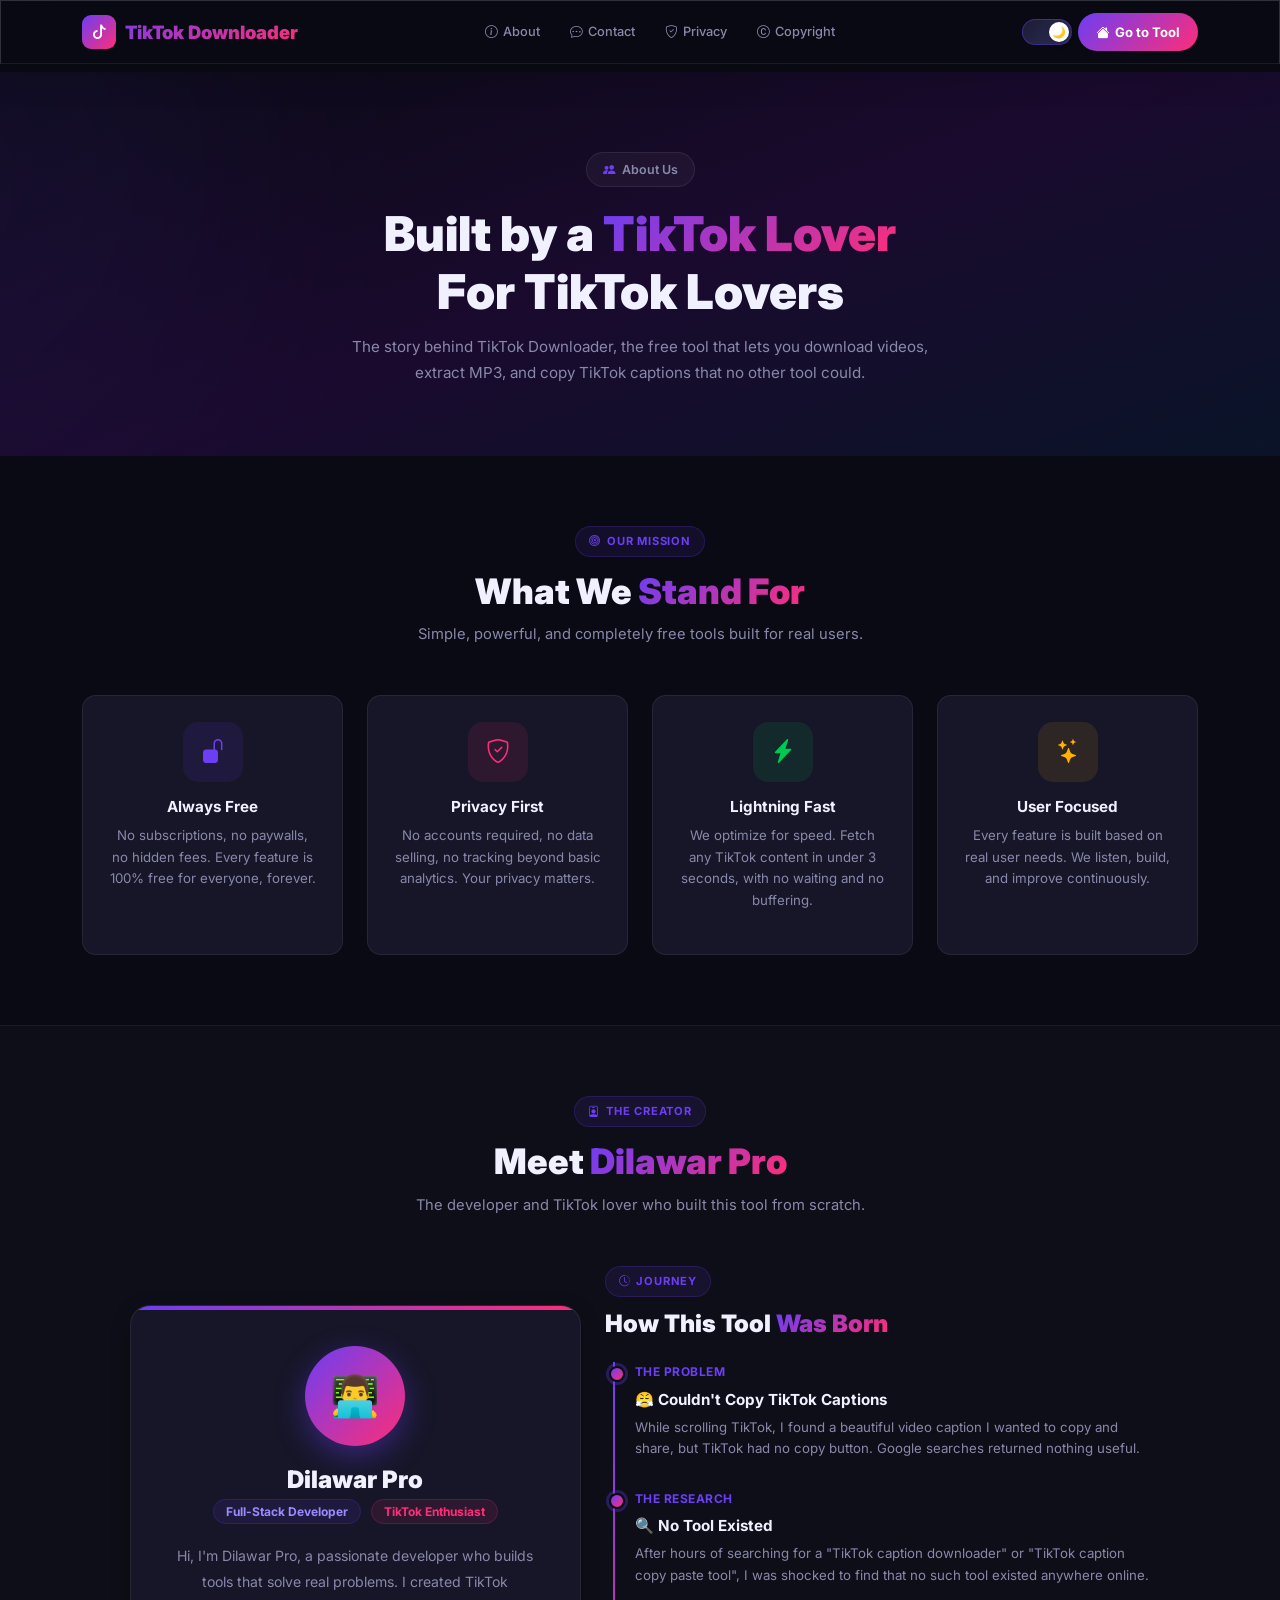
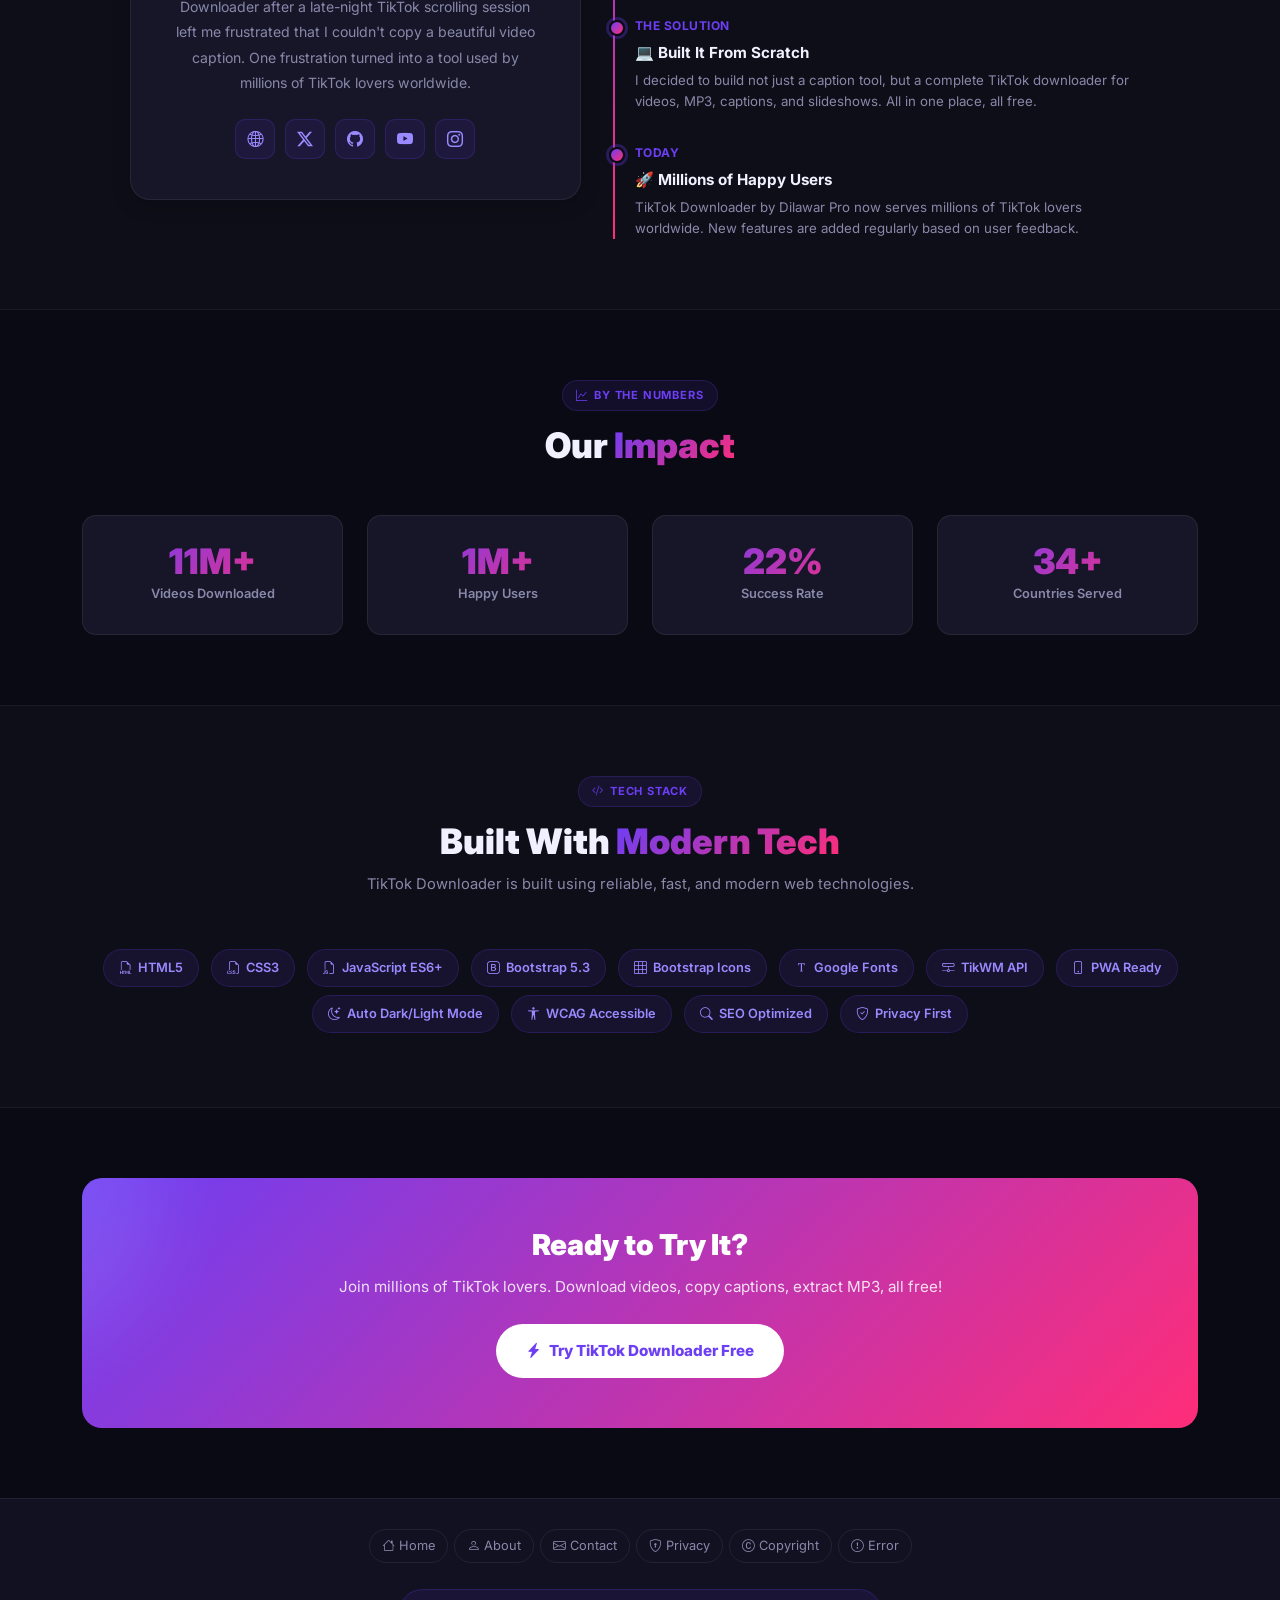
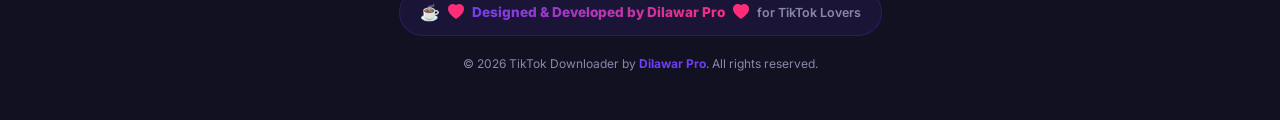
<file: about.html>
<!DOCTYPE html>
<html lang="en" data-theme="dark">
<head>
    <meta charset="UTF-8">
    <meta name="viewport" content="width=device-width, initial-scale=1.0">
    <title>About Us - TikTok Downloader by Dilawar Pro</title>
    <meta name="description" content="Learn about TikTok Downloader by Dilawar Pro. The story behind the best free TikTok video downloader, caption downloader, and MP3 extractor tool.">
    <meta name="robots" content="index, follow">
    <link rel="canonical" href="https://tiktokvideodownload.app/about">
    <link href="https://cdn.jsdelivr.net/npm/bootstrap@5.3.3/dist/css/bootstrap.min.css" rel="stylesheet">
    <link href="https://cdn.jsdelivr.net/npm/bootstrap-icons@1.11.3/font/bootstrap-icons.min.css" rel="stylesheet">
    <link href="https://fonts.googleapis.com/css2?family=Inter:wght@300;400;500;600;700;800;900&display=swap" rel="stylesheet">
    <style>
        :root { --primary:#6C3EF4; --secondary:#FF2D78; --accent:#00D4FF; --success:#00C853; --warning:#FFB300; --gradient:linear-gradient(135deg,#6C3EF4 0%,#FF2D78 100%); --gradient-btn:linear-gradient(135deg,#6C3EF4,#FF2D78); --font:'Inter',sans-serif; --radius:20px; --radius-md:14px; --radius-sm:10px; --transition:all 0.3s cubic-bezier(0.4,0,0.2,1); }
        [data-theme="dark"] { --bg:#0A0A14; --bg-secondary:#111122; --bg-card:#161628; --bg-input:rgba(255,255,255,0.06); --border-light:rgba(255,255,255,0.07); --text:#F0F0FF; --text-muted:#8888AA; --nav-bg:rgba(10,10,20,0.95); --shadow-card:0 4px 20px rgba(0,0,0,0.2); --glass:rgba(255,255,255,0.04); --glass-border:rgba(255,255,255,0.08); --section-alt:rgba(255,255,255,0.015); --tag-bg:rgba(108,62,244,0.1); --tag-border:rgba(108,62,244,0.2); --tag-color:#9A8AFF; }
        [data-theme="light"] { --bg:#F5F4FF; --bg-secondary:#EDEAFF; --bg-card:#FFFFFF; --bg-input:rgba(108,62,244,0.05); --border-light:rgba(108,62,244,0.08); --text:#1A1040; --text-muted:#6B5B95; --nav-bg:rgba(245,244,255,0.97); --shadow-card:0 4px 20px rgba(108,62,244,0.06); --glass:rgba(255,255,255,0.75); --glass-border:rgba(108,62,244,0.12); --section-alt:rgba(108,62,244,0.025); --tag-bg:rgba(108,62,244,0.07); --tag-border:rgba(108,62,244,0.14); --tag-color:#5429D4; }
        *,*::before,*::after{margin:0;padding:0;box-sizing:border-box;min-width:0;} html{scroll-behavior:smooth;width:100%;max-width:100vw;overflow-x:hidden;} body{font-family:var(--font);background:var(--bg);color:var(--text);width:100%;max-width:100vw;min-width:0;overflow-x:hidden;padding-top:calc(72px + env(safe-area-inset-top));line-height:1.7;transition:background 0.4s ease,color 0.4s ease;} ::selection{background:var(--primary);color:#fff;} ::-webkit-scrollbar{width:5px;} ::-webkit-scrollbar-track{background:var(--bg);} ::-webkit-scrollbar-thumb{background:var(--primary);border-radius:3px;} a{text-decoration:none;color:inherit;}

        .main-nav{background:var(--nav-bg);border:1px solid rgba(255,255,255,0.16);backdrop-filter:blur(24px);border-bottom:1px solid var(--border-light);box-shadow:0 12px 35px rgba(0,0,0,0.12);padding:12px 0;position:fixed;top:0;left:0;right:0;width:100%;z-index:1000;transition:var(--transition);background-clip:padding-box;}
        .brand{display:flex;align-items:center;gap:9px;font-size:1.15rem;font-weight:900;background:var(--gradient);-webkit-background-clip:text;-webkit-text-fill-color:transparent;background-clip:text;}
        .brand-ico{width:34px;height:34px;background:var(--gradient);border-radius:9px;display:flex;align-items:center;justify-content:center;color:white;font-size:0.9rem;-webkit-text-fill-color:white;flex-shrink:0;}
        .nav-center{display:flex;align-items:center;gap:2px;flex:1;justify-content:center;}
        .nav-link-item{color:var(--text-muted);font-weight:500;font-size:0.8rem;padding:6px 14px;border-radius:8px;transition:var(--transition);display:flex;align-items:center;gap:5px;text-decoration:none;}
        .nav-link-item:hover{color:var(--primary);background:var(--tag-bg);}
        .nav-links{display:flex;align-items:center;gap:6px;}
        .btn-home{display:inline-flex;align-items:center;gap:6px;background:var(--gradient-btn);color:white !important;-webkit-text-fill-color:white;border:none;border-radius:50px;padding:8px 18px;font-weight:700;font-size:0.82rem;transition:var(--transition);cursor:pointer;}
        .btn-home:hover{transform:translateY(-2px);box-shadow:0 8px 25px rgba(108,62,244,0.4);color:white;}
        .theme-toggle{display:inline-flex;align-items:center;gap:8px;cursor:pointer;}
        .tt-track{width:50px;height:26px;border-radius:50px;position:relative;transition:var(--transition);border:1.5px solid var(--border-light);flex-shrink:0;}
        [data-theme="dark"] .tt-track{background:linear-gradient(135deg,#1C1C35,#2D2D55);border-color:rgba(108,62,244,0.4);}
        [data-theme="light"] .tt-track{background:linear-gradient(135deg,#FFD700,#FFA500);border-color:#FFB300;}
        .tt-thumb{width:20px;height:20px;background:#fff;border-radius:50%;position:absolute;top:2px;left:2px;transition:var(--transition);display:flex;align-items:center;justify-content:center;font-size:11px;box-shadow:0 2px 6px rgba(0,0,0,0.2);}
        [data-theme="dark"] .tt-thumb{transform:translateX(24px);}

        .page-hero{background:linear-gradient(160deg,#0A0A14 0%,#1A0A2E 50%,#0A1428 100%);padding:80px 0 70px;position:relative;overflow:hidden;text-align:center;}
        [data-theme="light"] .page-hero{background:linear-gradient(160deg,#EDE9FF 0%,#F5E6FF 50%,#E8F0FF 100%);}
        .page-hero::before{content:'';position:absolute;top:-50%;left:-30%;width:600px;height:600px;background:var(--primary);border-radius:50%;filter:blur(120px);opacity:0.08;}
        .page-hero-inner{position:relative;z-index:2;}
        .page-badge{display:inline-flex;align-items:center;gap:7px;background:var(--glass);border:1px solid var(--glass-border);border-radius:50px;padding:6px 16px;font-size:0.78rem;font-weight:600;color:var(--text-muted);margin-bottom:18px;}
        .page-title{font-size:clamp(2rem,4vw,3rem);font-weight:900;margin-bottom:14px;}
        .text-gradient{background:var(--gradient);-webkit-background-clip:text;-webkit-text-fill-color:transparent;background-clip:text;}
        .page-subtitle{color:var(--text-muted);font-size:0.95rem;max-width:600px;margin:0 auto;}

        .section-pad{padding:70px 0;}
        .section-alt{background:var(--section-alt);}
        .divider{height:1px;background:var(--border-light);}
        .section-label{display:inline-flex;align-items:center;gap:6px;background:var(--tag-bg);border:1px solid var(--tag-border);color:var(--primary);padding:5px 13px;border-radius:50px;font-size:0.7rem;font-weight:700;text-transform:uppercase;letter-spacing:0.8px;margin-bottom:13px;}
        .section-title{font-size:clamp(1.6rem,3vw,2.2rem);font-weight:900;line-height:1.2;margin-bottom:10px;}
        .section-desc{color:var(--text-muted);font-size:0.92rem;max-width:560px;margin:0 auto;}

        /* ABOUT CARD */
        .about-card{background:var(--bg-card);border:1px solid var(--border-light);border-radius:var(--radius);padding:36px;box-shadow:var(--shadow-card);height:100%;transition:var(--transition);}
        .about-card:hover{box-shadow:0 8px 30px rgba(108,62,244,0.12);transform:translateY(-3px);}

        /* CREATOR */
        .creator-card{background:var(--bg-card);border:1px solid var(--border-light);border-radius:var(--radius);padding:40px;box-shadow:var(--shadow-card);text-align:center;position:relative;overflow:hidden;}
        .creator-card::before{content:'';position:absolute;top:0;left:0;right:0;height:4px;background:var(--gradient);}
        .creator-avatar{width:100px;height:100px;background:var(--gradient);border-radius:50%;display:flex;align-items:center;justify-content:center;font-size:2.5rem;margin:0 auto 20px;box-shadow:0 10px 30px rgba(108,62,244,0.4);}
        .creator-name{font-size:1.5rem;font-weight:900;margin-bottom:5px;}
        .creator-role{color:var(--text-muted);font-size:0.88rem;margin-bottom:20px;}
        .creator-bio{color:var(--text-muted);font-size:0.88rem;line-height:1.8;margin-bottom:24px;}
        .social-links{display:flex;gap:10px;justify-content:center;}
        .soc-btn{width:40px;height:40px;background:var(--tag-bg);border:1px solid var(--tag-border);border-radius:10px;display:flex;align-items:center;justify-content:center;color:var(--tag-color);font-size:1rem;transition:var(--transition);}
        .soc-btn:hover{background:var(--primary);color:white;border-color:var(--primary);transform:translateY(-3px);}

        /* TIMELINE */
        .timeline{position:relative;padding-left:30px;}
        .timeline::before{content:'';position:absolute;left:8px;top:0;bottom:0;width:2px;background:linear-gradient(to bottom,var(--primary),var(--secondary));}
        .timeline-item{position:relative;margin-bottom:30px;}
        .timeline-item:last-child{margin-bottom:0;}
        .timeline-dot{position:absolute;left:-26px;top:4px;width:16px;height:16px;background:var(--gradient-btn);border-radius:50%;border:2px solid var(--bg);box-shadow:0 0 0 3px rgba(108,62,244,0.3);}
        .timeline-year{font-size:0.75rem;font-weight:700;color:var(--primary);text-transform:uppercase;letter-spacing:0.5px;margin-bottom:4px;}
        .timeline-title{font-size:0.95rem;font-weight:700;color:var(--text);margin-bottom:4px;}
        .timeline-desc{font-size:0.83rem;color:var(--text-muted);line-height:1.6;}

        /* MISSION CARDS */
        .mission-card{background:var(--bg-card);border:1px solid var(--border-light);border-radius:var(--radius-md);padding:26px;text-align:center;transition:var(--transition);height:100%;}
        .mission-card:hover{border-color:rgba(108,62,244,0.3);transform:translateY(-4px);box-shadow:0 12px 35px rgba(108,62,244,0.12);}
        .mission-icon{width:60px;height:60px;border-radius:15px;display:flex;align-items:center;justify-content:center;margin:0 auto 16px;font-size:1.5rem;}
        .mi-1{background:rgba(108,62,244,0.1);color:var(--primary);}
        .mi-2{background:rgba(255,45,120,0.1);color:var(--secondary);}
        .mi-3{background:rgba(0,200,83,0.1);color:var(--success);}
        .mi-4{background:rgba(255,179,0,0.1);color:var(--warning);}
        .mission-title{font-size:0.95rem;font-weight:700;margin-bottom:8px;color:var(--text);}
        .mission-desc{font-size:0.83rem;color:var(--text-muted);line-height:1.65;}

        /* STATS */
        .stat-card{background:var(--bg-card);border:1px solid var(--border-light);border-radius:var(--radius-md);padding:28px;text-align:center;transition:var(--transition);}
        .stat-card:hover{border-color:rgba(108,62,244,0.3);transform:translateY(-3px);}
        .stat-num{font-size:2.2rem;font-weight:900;background:var(--gradient);-webkit-background-clip:text;-webkit-text-fill-color:transparent;background-clip:text;display:block;line-height:1;}
        .stat-lbl{font-size:0.8rem;color:var(--text-muted);font-weight:600;margin-top:5px;}

        /* TECH STACK */
        .tech-tag{display:inline-flex;align-items:center;gap:6px;background:var(--tag-bg);border:1px solid var(--tag-border);color:var(--tag-color);padding:7px 15px;border-radius:50px;font-size:0.8rem;font-weight:600;margin:4px;transition:var(--transition);}
        .tech-tag:hover{background:var(--primary);color:white;border-color:var(--primary);}

        /* CTA */
        .cta-section{background:var(--gradient-btn);border-radius:var(--radius);padding:50px;text-align:center;position:relative;overflow:hidden;}
        .cta-section::before{content:'';position:absolute;top:-50%;left:-20%;width:300px;height:300px;background:rgba(255,255,255,0.1);border-radius:50%;filter:blur(40px);}
        .cta-title{font-size:1.8rem;font-weight:900;color:white;margin-bottom:12px;}
        .cta-desc{color:rgba(255,255,255,0.85);font-size:0.95rem;margin-bottom:24px;}
        .btn-cta-white{display:inline-flex;align-items:center;gap:8px;background:white;color:var(--primary);border:none;border-radius:50px;padding:14px 30px;font-weight:800;font-size:0.95rem;transition:var(--transition);cursor:pointer;}
        .btn-cta-white:hover{transform:translateY(-2px);box-shadow:0 10px 30px rgba(0,0,0,0.2);}

        .page-footer{background:var(--bg-secondary);border-top:1px solid var(--border-light);padding:30px 0;text-align:center;}
        .footer-links{display:flex;flex-wrap:wrap;gap:6px;justify-content:center;margin-bottom:16px;}
        .footer-link{color:var(--text-muted);font-size:0.8rem;padding:5px 12px;border-radius:20px;transition:var(--transition);border:1px solid var(--border-light);}
        .footer-link:hover{color:var(--primary);border-color:var(--primary);background:var(--tag-bg);}
        .watermark-wrap{display:inline-flex;align-items:center;gap:8px;background:var(--tag-bg);border:1px solid var(--tag-border);border-radius:50px;padding:9px 20px;margin:10px 0;transition:var(--transition);}
        .watermark-wrap:hover{background:var(--gradient-btn);border-color:transparent;transform:scale(1.02);}
        .watermark-wrap:hover .wm-text{-webkit-text-fill-color:white;}
        .watermark-wrap:hover .wm-heart{color:white;}
        .wm-text{background:var(--gradient);-webkit-background-clip:text;-webkit-text-fill-color:transparent;background-clip:text;font-weight:800;font-size:0.85rem;}
        .wm-heart{color:var(--secondary);animation:heartbeat 1.3s ease-in-out infinite;}
        .wm-coffee{color:#FFB300;}
        @keyframes heartbeat{0%,100%{transform:scale(1);}25%{transform:scale(1.3);}75%{transform:scale(1.15);}}
        @keyframes fadeInUp{from{opacity:0;transform:translateY(20px);}to{opacity:1;transform:translateY(0);}}
        .fade-in{animation:fadeInUp 0.6s ease both;}
    </style>
</head>
<body>

<!-- NAVBAR -->
<nav class="main-nav" role="navigation" aria-label="Main navigation">
    <div class="container">
        <div class="d-flex align-items-center justify-content-between gap-2">
            <a href="./index.html" class="brand">
                <span class="brand-ico"><i class="bi bi-tiktok"></i></span>
                TikTok Downloader
            </a>
            <div class="nav-center">
                <a href="./about.html" class="nav-link-item"><i class="bi bi-info-circle"></i> About</a>
                <a href="./contact.html" class="nav-link-item"><i class="bi bi-chat-dots"></i> Contact</a>
                <a href="./privacy-policy.html" class="nav-link-item"><i class="bi bi-shield-check"></i> Privacy</a>
                <a href="./copyright.html" class="nav-link-item"><i class="bi bi-c-circle"></i> Copyright</a>
            </div>
            <div class="nav-links">
                <div class="theme-toggle" onclick="toggleTheme()" tabindex="0" role="switch" aria-label="Toggle theme">
                    <div class="tt-track"><div class="tt-thumb" id="ttThumb"><span id="ttEmoji">🌙</span></div></div>
                </div>
                <a href="./index.html" class="btn-home">
                    <i class="bi bi-house-fill"></i> Go to Tool
                </a>
            </div>
        </div>
    </div>
</nav>

<!-- HERO -->
<section class="page-hero" aria-labelledby="about-title">
    <div class="container page-hero-inner">
        <div class="page-badge"><i class="bi bi-people-fill" style="color:var(--primary);"></i> About Us</div>
        <h1 class="page-title" id="about-title">
            Built by a <span class="text-gradient">TikTok Lover</span><br>For TikTok Lovers
        </h1>
        <p class="page-subtitle">
            The story behind TikTok Downloader, the free tool that lets you download videos,
            extract MP3, and copy TikTok captions that no other tool could.
        </p>
    </div>
</section>

<!-- MISSION -->
<section class="section-pad">
    <div class="container">
        <div class="text-center mb-5">
            <span class="section-label"><i class="bi bi-bullseye"></i> Our Mission</span>
            <h2 class="section-title">What We <span class="text-gradient">Stand For</span></h2>
            <p class="section-desc">Simple, powerful, and completely free tools built for real users.</p>
        </div>
        <div class="row g-4">
            <div class="col-sm-6 col-lg-3">
                <div class="mission-card">
                    <div class="mission-icon mi-1"><i class="bi bi-unlock-fill"></i></div>
                    <h3 class="mission-title">Always Free</h3>
                    <p class="mission-desc">No subscriptions, no paywalls, no hidden fees. Every feature is 100% free for everyone, forever.</p>
                </div>
            </div>
            <div class="col-sm-6 col-lg-3">
                <div class="mission-card">
                    <div class="mission-icon mi-2"><i class="bi bi-shield-check"></i></div>
                    <h3 class="mission-title">Privacy First</h3>
                    <p class="mission-desc">No accounts required, no data selling, no tracking beyond basic analytics. Your privacy matters.</p>
                </div>
            </div>
            <div class="col-sm-6 col-lg-3">
                <div class="mission-card">
                    <div class="mission-icon mi-3"><i class="bi bi-lightning-charge-fill"></i></div>
                    <h3 class="mission-title">Lightning Fast</h3>
                    <p class="mission-desc">We optimize for speed. Fetch any TikTok content in under 3 seconds, with no waiting and no buffering.</p>
                </div>
            </div>
            <div class="col-sm-6 col-lg-3">
                <div class="mission-card">
                    <div class="mission-icon mi-4"><i class="bi bi-stars"></i></div>
                    <h3 class="mission-title">User Focused</h3>
                    <p class="mission-desc">Every feature is built based on real user needs. We listen, build, and improve continuously.</p>
                </div>
            </div>
        </div>
    </div>
</section>

<div class="divider"></div>

<!-- CREATOR -->
<section class="section-pad section-alt">
    <div class="container">
        <div class="text-center mb-5">
            <span class="section-label"><i class="bi bi-person-badge"></i> The Creator</span>
            <h2 class="section-title">Meet <span class="text-gradient">Dilawar Pro</span></h2>
            <p class="section-desc">The developer and TikTok lover who built this tool from scratch.</p>
        </div>
        <div class="row g-4 align-items-center justify-content-center">
            <div class="col-lg-5">
                <div class="creator-card">
                    <div class="creator-avatar">👨‍💻</div>
                    <h2 class="creator-name">Dilawar Pro</h2>
                    <div class="creator-role">
                        <span style="background:var(--tag-bg);border:1px solid var(--tag-border);color:var(--tag-color);padding:4px 12px;border-radius:50px;font-size:0.75rem;font-weight:700;">Full-Stack Developer</span>
                        <span style="background:rgba(255,45,120,0.1);border:1px solid rgba(255,45,120,0.2);color:var(--secondary);padding:4px 12px;border-radius:50px;font-size:0.75rem;font-weight:700;margin-left:6px;">TikTok Enthusiast</span>
                    </div>
                    <p class="creator-bio">
                        Hi, I'm Dilawar Pro, a passionate developer who builds tools that solve real problems.
                        I created TikTok Downloader after a late-night TikTok scrolling session left me frustrated
                        that I couldn't copy a beautiful video caption. One frustration turned into a tool
                        used by millions of TikTok lovers worldwide.
                    </p>
                    <div class="social-links">
                        <a href="https://dilawarpro.com" target="_blank" rel="noopener" class="soc-btn" aria-label="Website"><i class="bi bi-globe2"></i></a>
                        <a href="#" class="soc-btn" aria-label="Twitter"><i class="bi bi-twitter-x"></i></a>
                        <a href="#" class="soc-btn" aria-label="GitHub"><i class="bi bi-github"></i></a>
                        <a href="#" class="soc-btn" aria-label="YouTube"><i class="bi bi-youtube"></i></a>
                        <a href="#" class="soc-btn" aria-label="Instagram"><i class="bi bi-instagram"></i></a>
                    </div>
                </div>
            </div>
            <div class="col-lg-6">
                <span class="section-label"><i class="bi bi-clock-history"></i> Journey</span>
                <h3 class="section-title" style="font-size:1.5rem;margin-bottom:24px;">How This Tool <span class="text-gradient">Was Born</span></h3>
                <div class="timeline">
                    <div class="timeline-item">
                        <div class="timeline-dot"></div>
                        <div class="timeline-year">The Problem</div>
                        <div class="timeline-title">😤 Couldn't Copy TikTok Captions</div>
                        <div class="timeline-desc">While scrolling TikTok, I found a beautiful video caption I wanted to copy and share, but TikTok had no copy button. Google searches returned nothing useful.</div>
                    </div>
                    <div class="timeline-item">
                        <div class="timeline-dot"></div>
                        <div class="timeline-year">The Research</div>
                        <div class="timeline-title">🔍 No Tool Existed</div>
                        <div class="timeline-desc">After hours of searching for a "TikTok caption downloader" or "TikTok caption copy paste tool", I was shocked to find that no such tool existed anywhere online.</div>
                    </div>
                    <div class="timeline-item">
                        <div class="timeline-dot"></div>
                        <div class="timeline-year">The Solution</div>
                        <div class="timeline-title">💻 Built It From Scratch</div>
                        <div class="timeline-desc">I decided to build not just a caption tool, but a complete TikTok downloader for videos, MP3, captions, and slideshows. All in one place, all free.</div>
                    </div>
                    <div class="timeline-item">
                        <div class="timeline-dot"></div>
                        <div class="timeline-year">Today</div>
                        <div class="timeline-title">🚀 Millions of Happy Users</div>
                        <div class="timeline-desc">TikTok Downloader by Dilawar Pro now serves millions of TikTok lovers worldwide. New features are added regularly based on user feedback.</div>
                    </div>
                </div>
            </div>
        </div>
    </div>
</section>

<div class="divider"></div>

<!-- STATS -->
<section class="section-pad">
    <div class="container">
        <div class="text-center mb-5">
            <span class="section-label"><i class="bi bi-graph-up"></i> By The Numbers</span>
            <h2 class="section-title">Our <span class="text-gradient">Impact</span></h2>
        </div>
        <div class="row g-4">
            <div class="col-6 col-md-3"><div class="stat-card"><span class="stat-num" data-target="50" data-suffix="M+">0M+</span><span class="stat-lbl">Videos Downloaded</span></div></div>
            <div class="col-6 col-md-3"><div class="stat-card"><span class="stat-num" data-target="5" data-suffix="M+">0M+</span><span class="stat-lbl">Happy Users</span></div></div>
            <div class="col-6 col-md-3"><div class="stat-card"><span class="stat-num" data-target="99" data-suffix="%">0%</span><span class="stat-lbl">Success Rate</span></div></div>
            <div class="col-6 col-md-3"><div class="stat-card"><span class="stat-num" data-target="150" data-suffix="+">0+</span><span class="stat-lbl">Countries Served</span></div></div>
        </div>
    </div>
</section>

<div class="divider"></div>

<!-- TECH STACK -->
<section class="section-pad section-alt">
    <div class="container">
        <div class="text-center mb-5">
            <span class="section-label"><i class="bi bi-code-slash"></i> Tech Stack</span>
            <h2 class="section-title">Built With <span class="text-gradient">Modern Tech</span></h2>
            <p class="section-desc">TikTok Downloader is built using reliable, fast, and modern web technologies.</p>
        </div>
        <div class="text-center">
            <span class="tech-tag"><i class="bi bi-filetype-html"></i> HTML5</span>
            <span class="tech-tag"><i class="bi bi-filetype-css"></i> CSS3</span>
            <span class="tech-tag"><i class="bi bi-filetype-js"></i> JavaScript ES6+</span>
            <span class="tech-tag"><i class="bi bi-bootstrap"></i> Bootstrap 5.3</span>
            <span class="tech-tag"><i class="bi bi-grid-3x3"></i> Bootstrap Icons</span>
            <span class="tech-tag"><i class="bi bi-fonts"></i> Google Fonts</span>
            <span class="tech-tag"><i class="bi bi-hdd-network"></i> TikWM API</span>
            <span class="tech-tag"><i class="bi bi-phone"></i> PWA Ready</span>
            <span class="tech-tag"><i class="bi bi-moon-stars"></i> Auto Dark/Light Mode</span>
            <span class="tech-tag"><i class="bi bi-universal-access"></i> WCAG Accessible</span>
            <span class="tech-tag"><i class="bi bi-search"></i> SEO Optimized</span>
            <span class="tech-tag"><i class="bi bi-shield-check"></i> Privacy First</span>
        </div>
    </div>
</section>

<div class="divider"></div>

<!-- CTA -->
<section class="section-pad">
    <div class="container">
        <div class="cta-section">
            <div style="position:relative;z-index:1;">
                <h2 class="cta-title">Ready to Try It?</h2>
                <p class="cta-desc">Join millions of TikTok lovers. Download videos, copy captions, extract MP3, all free!</p>
                <a href="https://tiktokvideodownload.app/" class="btn-cta-white">
                    <i class="bi bi-lightning-charge-fill"></i> Try TikTok Downloader Free
                </a>
            </div>
        </div>
    </div>
</section>

<!-- FOOTER -->
<footer class="page-footer" role="contentinfo">
    <div class="container">
        <div class="footer-links">
            <a href="./index.html" class="footer-link"><i class="bi bi-house"></i> Home</a>
            <a href="./about.html" class="footer-link"><i class="bi bi-person"></i> About</a>
            <a href="./contact.html" class="footer-link"><i class="bi bi-envelope"></i> Contact</a>
            <a href="./privacy-policy.html" class="footer-link"><i class="bi bi-shield-lock"></i> Privacy</a>
            <a href="./copyright.html" class="footer-link"><i class="bi bi-c-circle"></i> Copyright</a>
            <a href="./404.html" class="footer-link"><i class="bi bi-exclamation-circle"></i> Error</a>
        </div>
        <a href="https://dilawarpro.com" target="_blank" rel="noopener" class="watermark-wrap">
            <span class="wm-coffee">☕</span>
            <i class="bi bi-heart-fill wm-heart"></i>
            <span class="wm-text">Designed &amp; Developed by Dilawar Pro</span>
            <i class="bi bi-heart-fill wm-heart"></i>
            <span style="font-size:0.78rem;color:var(--text-muted);font-weight:600;">for TikTok Lovers</span>
        </a>
        <p style="font-size:0.75rem;color:var(--text-muted);margin-top:8px;">
            © <span id="yr"></span> TikTok Downloader by <a href="https://dilawarpro.com" target="_blank" rel="noopener" style="color:var(--primary);font-weight:700;">Dilawar Pro</a>. All rights reserved.
        </p>
    </div>
</footer>

<script>
    document.getElementById('yr').textContent = new Date().getFullYear();
    const savedTheme = localStorage.getItem('tt-theme') || 'dark';
    document.documentElement.setAttribute('data-theme', savedTheme);
    document.getElementById('ttEmoji').textContent = savedTheme === 'dark' ? '🌙' : '☀️';
    function toggleTheme() {
        const cur = document.documentElement.getAttribute('data-theme');
        const next = cur === 'dark' ? 'light' : 'dark';
        document.documentElement.setAttribute('data-theme', next);
        document.getElementById('ttEmoji').textContent = next === 'dark' ? '🌙' : '☀️';
        localStorage.setItem('tt-theme', next);
    }
    // Stats counter
    const obs = new IntersectionObserver(entries => {
        entries.forEach(e => {
            if (e.isIntersecting) {
                const el = e.target, target = parseInt(el.dataset.target), suffix = el.dataset.suffix || '';
                let cur = 0; const step = target / (1800/16);
                const t = setInterval(() => { cur = Math.min(cur+step,target); el.textContent = Math.floor(cur)+suffix; if(cur>=target) clearInterval(t); }, 16);
                obs.unobserve(el);
            }
        });
    }, { threshold: 0.5 });
    document.querySelectorAll('[data-target]').forEach(el => obs.observe(el));
</script>
</body>
</html>
</file>
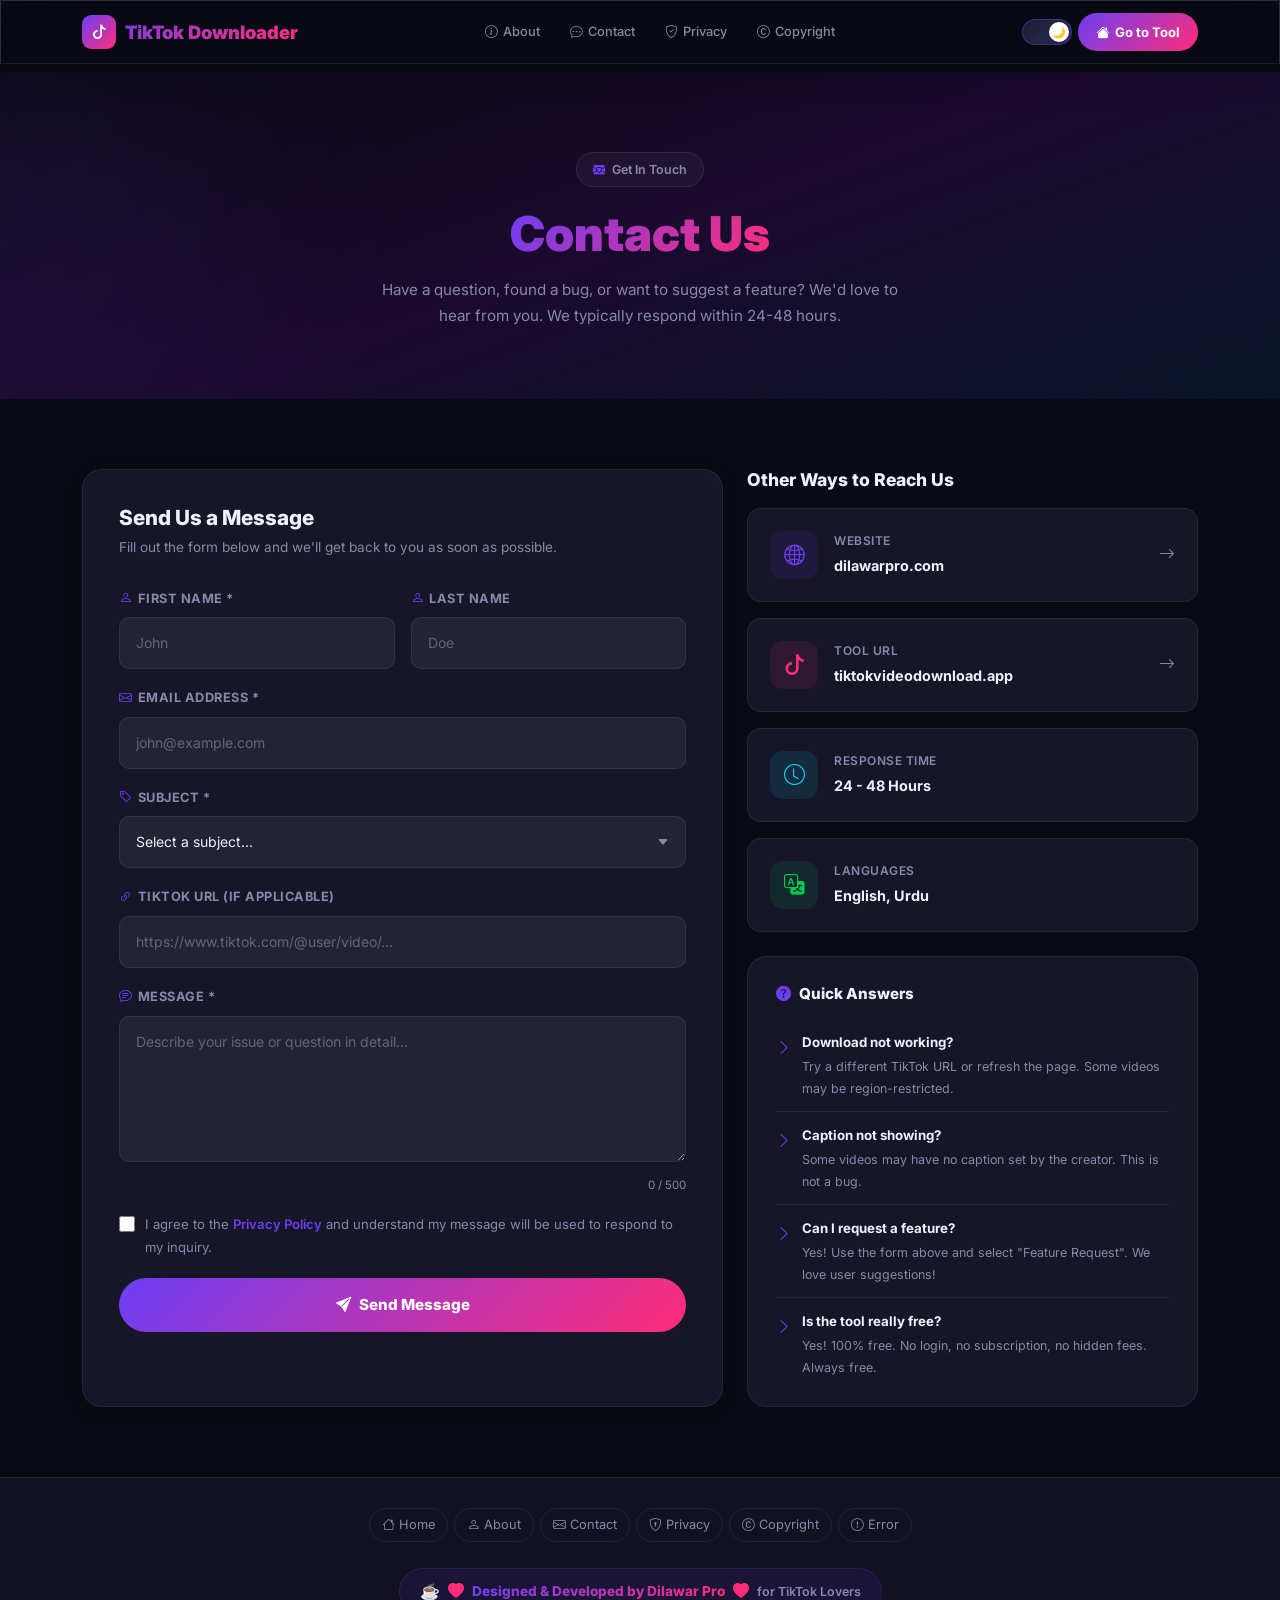
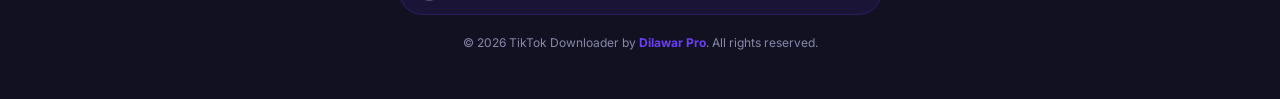
<file: contact.html>
<!DOCTYPE html>
<html lang="en" data-theme="dark">
<head>
    <meta charset="UTF-8">
    <meta name="viewport" content="width=device-width, initial-scale=1.0">
    <title>Contact Us - TikTok Downloader by Dilawar Pro</title>
    <meta name="description" content="Contact TikTok Downloader by Dilawar Pro. Get help, report issues, suggest features, or send feedback about tiktokvideodownload.app">
    <meta name="robots" content="index, follow">
    <link rel="canonical" href="https://tiktokvideodownload.app/contact">
    <link href="https://cdn.jsdelivr.net/npm/bootstrap@5.3.3/dist/css/bootstrap.min.css" rel="stylesheet">
    <link href="https://cdn.jsdelivr.net/npm/bootstrap-icons@1.11.3/font/bootstrap-icons.min.css" rel="stylesheet">
    <link href="https://fonts.googleapis.com/css2?family=Inter:wght@300;400;500;600;700;800;900&display=swap" rel="stylesheet">
    <style>
        :root{--primary:#6C3EF4;--secondary:#FF2D78;--accent:#00D4FF;--success:#00C853;--warning:#FFB300;--gradient:linear-gradient(135deg,#6C3EF4 0%,#FF2D78 100%);--gradient-btn:linear-gradient(135deg,#6C3EF4,#FF2D78);--font:'Inter',sans-serif;--radius:20px;--radius-md:14px;--radius-sm:10px;--transition:all 0.3s cubic-bezier(0.4,0,0.2,1);}
        [data-theme="dark"]{--bg:#0A0A14;--bg-secondary:#111122;--bg-card:#161628;--bg-input:rgba(255,255,255,0.06);--bg-input-focus:rgba(255,255,255,0.10);--border-light:rgba(255,255,255,0.07);--border:rgba(108,62,244,0.2);--text:#F0F0FF;--text-muted:#8888AA;--nav-bg:rgba(10,10,20,0.95);--shadow-card:0 4px 20px rgba(0,0,0,0.2);--glass:rgba(255,255,255,0.04);--glass-border:rgba(255,255,255,0.08);--section-alt:rgba(255,255,255,0.015);--tag-bg:rgba(108,62,244,0.1);--tag-border:rgba(108,62,244,0.2);--tag-color:#9A8AFF;--placeholder:rgba(255,255,255,0.3);}
        [data-theme="light"]{--bg:#F5F4FF;--bg-secondary:#EDEAFF;--bg-card:#FFFFFF;--bg-input:rgba(108,62,244,0.05);--bg-input-focus:rgba(108,62,244,0.09);--border-light:rgba(108,62,244,0.08);--border:rgba(108,62,244,0.15);--text:#1A1040;--text-muted:#6B5B95;--nav-bg:rgba(245,244,255,0.97);--shadow-card:0 4px 20px rgba(108,62,244,0.06);--glass:rgba(255,255,255,0.75);--glass-border:rgba(108,62,244,0.12);--section-alt:rgba(108,62,244,0.025);--tag-bg:rgba(108,62,244,0.07);--tag-border:rgba(108,62,244,0.14);--tag-color:#5429D4;--placeholder:rgba(108,62,244,0.35);}
        *,*::before,*::after{margin:0;padding:0;box-sizing:border-box;min-width:0;}html{scroll-behavior:smooth;width:100%;max-width:100vw;overflow-x:hidden;}body{font-family:var(--font);background:var(--bg);color:var(--text);width:100%;max-width:100vw;min-width:0;overflow-x:hidden;padding-top:calc(72px + env(safe-area-inset-top));line-height:1.7;transition:background 0.4s ease,color 0.4s ease;}::selection{background:var(--primary);color:#fff;}::-webkit-scrollbar{width:5px;}::-webkit-scrollbar-track{background:var(--bg);}::-webkit-scrollbar-thumb{background:var(--primary);border-radius:3px;}a{text-decoration:none;color:inherit;}
        .main-nav{background:var(--nav-bg);border:1px solid rgba(255,255,255,0.16);backdrop-filter:blur(24px);border-bottom:1px solid var(--border-light);box-shadow:0 12px 35px rgba(0,0,0,0.12);padding:12px 0;position:fixed;top:0;left:0;right:0;width:100%;z-index:1000;background-clip:padding-box;}
        .brand{display:flex;align-items:center;gap:9px;font-size:1.15rem;font-weight:900;background:var(--gradient);-webkit-background-clip:text;-webkit-text-fill-color:transparent;background-clip:text;}
        .brand-ico{width:34px;height:34px;background:var(--gradient);border-radius:9px;display:flex;align-items:center;justify-content:center;color:white;font-size:0.9rem;-webkit-text-fill-color:white;flex-shrink:0;}
        .nav-center{display:flex;align-items:center;gap:2px;flex:1;justify-content:center;}
        .nav-link-item{color:var(--text-muted);font-weight:500;font-size:0.8rem;padding:6px 14px;border-radius:8px;transition:var(--transition);display:flex;align-items:center;gap:5px;text-decoration:none;}
        .nav-link-item:hover{color:var(--primary);background:var(--tag-bg);}
        .nav-links{display:flex;align-items:center;gap:6px;}
        .btn-home{display:inline-flex;align-items:center;gap:6px;background:var(--gradient-btn);color:white !important;-webkit-text-fill-color:white;border:none;border-radius:50px;padding:8px 18px;font-weight:700;font-size:0.82rem;transition:var(--transition);cursor:pointer;}
        .btn-home:hover{transform:translateY(-2px);box-shadow:0 8px 25px rgba(108,62,244,0.4);}
        .theme-toggle{display:inline-flex;align-items:center;gap:8px;cursor:pointer;}
        .tt-track{width:50px;height:26px;border-radius:50px;position:relative;border:1.5px solid var(--border-light);flex-shrink:0;transition:var(--transition);}
        [data-theme="dark"] .tt-track{background:linear-gradient(135deg,#1C1C35,#2D2D55);border-color:rgba(108,62,244,0.4);}
        [data-theme="light"] .tt-track{background:linear-gradient(135deg,#FFD700,#FFA500);border-color:#FFB300;}
        .tt-thumb{width:20px;height:20px;background:#fff;border-radius:50%;position:absolute;top:2px;left:2px;transition:var(--transition);display:flex;align-items:center;justify-content:center;font-size:11px;box-shadow:0 2px 6px rgba(0,0,0,0.2);}
        [data-theme="dark"] .tt-thumb{transform:translateX(24px);}
        .page-hero{background:linear-gradient(160deg,#0A0A14 0%,#1A0A2E 50%,#0A1428 100%);padding:80px 0 70px;position:relative;overflow:hidden;text-align:center;}
        [data-theme="light"] .page-hero{background:linear-gradient(160deg,#EDE9FF 0%,#F5E6FF 50%,#E8F0FF 100%);}
        .page-hero::before{content:'';position:absolute;top:-50%;left:-30%;width:600px;height:600px;background:var(--primary);border-radius:50%;filter:blur(120px);opacity:0.08;}
        .page-hero-inner{position:relative;z-index:2;}
        .page-badge{display:inline-flex;align-items:center;gap:7px;background:var(--glass);border:1px solid var(--glass-border);border-radius:50px;padding:6px 16px;font-size:0.78rem;font-weight:600;color:var(--text-muted);margin-bottom:18px;}
        .page-title{font-size:clamp(2rem,4vw,3rem);font-weight:900;margin-bottom:14px;}
        .text-gradient{background:var(--gradient);-webkit-background-clip:text;-webkit-text-fill-color:transparent;background-clip:text;}
        .page-subtitle{color:var(--text-muted);font-size:0.95rem;max-width:550px;margin:0 auto;}

        .content-wrap{padding:70px 0;}
        .contact-card{background:var(--bg-card);border:1px solid var(--border-light);border-radius:var(--radius);padding:36px;box-shadow:var(--shadow-card);height:100%;}
        .contact-info-card{background:var(--bg-card);border:1px solid var(--border-light);border-radius:var(--radius-md);padding:22px;display:flex;align-items:center;gap:16px;margin-bottom:16px;transition:var(--transition);text-decoration:none;color:var(--text);}
        .contact-info-card:hover{border-color:rgba(108,62,244,0.3);transform:translateY(-2px);box-shadow:0 8px 25px rgba(108,62,244,0.1);}
        .ci-icon{width:48px;height:48px;border-radius:13px;display:flex;align-items:center;justify-content:center;font-size:1.3rem;flex-shrink:0;}
        .ci-1{background:rgba(108,62,244,0.1);color:var(--primary);}
        .ci-2{background:rgba(255,45,120,0.1);color:var(--secondary);}
        .ci-3{background:rgba(0,212,255,0.1);color:var(--accent);}
        .ci-4{background:rgba(0,200,83,0.1);color:var(--success);}
        .ci-label{font-size:0.75rem;color:var(--text-muted);font-weight:600;text-transform:uppercase;letter-spacing:0.5px;margin-bottom:2px;}
        .ci-value{font-size:0.9rem;font-weight:700;color:var(--text);}

        /* FORM */
        .form-group{margin-bottom:18px;}
        .form-lbl{font-size:0.8rem;font-weight:700;color:var(--text-muted);text-transform:uppercase;letter-spacing:0.5px;margin-bottom:8px;display:flex;align-items:center;gap:5px;}
        .form-lbl i{color:var(--primary);}
        .form-ctrl{width:100%;background:var(--bg-input);border:1.5px solid var(--border-light);border-radius:var(--radius-sm);color:var(--text);padding:13px 16px;font-size:0.875rem;font-family:var(--font);transition:var(--transition);outline:none;}
        .form-ctrl::placeholder{color:var(--placeholder);}
        .form-ctrl:focus{background:var(--bg-input-focus);border-color:var(--primary);box-shadow:0 0 0 3px rgba(108,62,244,0.12);}
        .form-ctrl.valid{border-color:rgba(0,200,83,0.5);}
        .form-ctrl.error-field{border-color:rgba(255,45,120,0.5);}
        select.form-ctrl{cursor:pointer;appearance:none;background-image:url("data:image/svg+xml,%3Csvg xmlns='http://www.w3.org/2000/svg' width='12' height='12' fill='%238888AA' viewBox='0 0 16 16'%3E%3Cpath d='M7.247 11.14L2.451 5.658C1.885 5.013 2.345 4 3.204 4h9.592a1 1 0 0 1 .753 1.659l-4.796 5.48a1 1 0 0 1-1.506 0z'/%3E%3C/svg%3E");background-repeat:no-repeat;background-position:right 16px center;}
        textarea.form-ctrl{resize:vertical;min-height:130px;}
        .btn-submit{background:var(--gradient-btn);color:white;border:none;border-radius:50px;padding:14px 32px;font-weight:800;font-size:0.95rem;transition:var(--transition);cursor:pointer;display:flex;align-items:center;gap:8px;position:relative;overflow:hidden;width:100%;justify-content:center;}
        .btn-submit::after{content:'';position:absolute;inset:0;background:linear-gradient(90deg,transparent,rgba(255,255,255,0.15),transparent);transform:translateX(-100%);transition:0.5s;}
        .btn-submit:hover::after{transform:translateX(100%);}
        .btn-submit:hover{transform:translateY(-2px);box-shadow:0 12px 35px rgba(108,62,244,0.45);color:white;}
        .btn-submit:disabled{opacity:0.6;cursor:not-allowed;transform:none;}
        .error-msg{font-size:0.75rem;color:var(--secondary);margin-top:5px;display:none;}
        .success-banner{background:rgba(0,200,83,0.08);border:1px solid rgba(0,200,83,0.2);border-radius:var(--radius-md);padding:20px;text-align:center;display:none;margin-top:16px;}
        .success-banner i{font-size:2rem;color:var(--success);display:block;margin-bottom:8px;}
        .success-banner p{font-size:0.88rem;color:var(--text-muted);}

        /* FAQ BOX */
        .faq-quick{background:var(--bg-card);border:1px solid var(--border-light);border-radius:var(--radius);padding:28px;margin-top:24px;}
        .faq-q-item{padding:12px 0;border-bottom:1px solid var(--border-light);display:flex;align-items:flex-start;gap:10px;}
        .faq-q-item:last-child{border-bottom:none;padding-bottom:0;}
        .faq-q-item i{color:var(--primary);margin-top:3px;flex-shrink:0;}

        .page-footer{background:var(--bg-secondary);border-top:1px solid var(--border-light);padding:30px 0;text-align:center;}
        .footer-links{display:flex;flex-wrap:wrap;gap:6px;justify-content:center;margin-bottom:16px;}
        .footer-link{color:var(--text-muted);font-size:0.8rem;padding:5px 12px;border-radius:20px;transition:var(--transition);border:1px solid var(--border-light);}
        .footer-link:hover{color:var(--primary);border-color:var(--primary);background:var(--tag-bg);}
        .watermark-wrap{display:inline-flex;align-items:center;gap:8px;background:var(--tag-bg);border:1px solid var(--tag-border);border-radius:50px;padding:9px 20px;margin:10px 0;transition:var(--transition);}
        .watermark-wrap:hover{background:var(--gradient-btn);border-color:transparent;transform:scale(1.02);}
        .watermark-wrap:hover .wm-text{-webkit-text-fill-color:white;}
        .watermark-wrap:hover .wm-heart{color:white;}
        .wm-text{background:var(--gradient);-webkit-background-clip:text;-webkit-text-fill-color:transparent;background-clip:text;font-weight:800;font-size:0.85rem;}
        .wm-heart{color:var(--secondary);animation:heartbeat 1.3s ease-in-out infinite;}
        .wm-coffee{color:#FFB300;}
        @keyframes heartbeat{0%,100%{transform:scale(1);}25%{transform:scale(1.3);}75%{transform:scale(1.15);}}

        /* TOAST */
        #toastBox{position:fixed;bottom:26px;right:26px;z-index:9999;display:flex;flex-direction:column;gap:9px;}
        .toast-el{background:var(--bg-card);border:1px solid var(--border-light);border-radius:var(--radius-md);padding:13px 16px;display:flex;align-items:center;gap:11px;box-shadow:0 10px 40px rgba(0,0,0,0.2);max-width:300px;transform:translateX(120%);opacity:0;transition:transform 0.4s cubic-bezier(0.4,0,0.2,1),opacity 0.3s ease;}
        .toast-el.show{transform:translateX(0);opacity:1;}
        .toast-el.success{border-left:3px solid var(--success);}
        .toast-el.error{border-left:3px solid var(--secondary);}
        .toast-ico{width:32px;height:32px;border-radius:8px;display:flex;align-items:center;justify-content:center;font-size:0.9rem;flex-shrink:0;}
        .success .toast-ico{background:rgba(0,200,83,0.1);color:var(--success);}
        .error .toast-ico{background:rgba(255,45,120,0.1);color:var(--secondary);}
        .toast-title{font-size:0.82rem;font-weight:700;color:var(--text);display:block;}
        .toast-sub{font-size:0.72rem;color:var(--text-muted);display:block;margin-top:1px;}
    </style>
</head>
<body>

<!-- NAVBAR -->
<nav class="main-nav" role="navigation">
    <div class="container">
        <div class="d-flex align-items-center justify-content-between gap-2">
            <a href="./index.html" class="brand">
                <span class="brand-ico"><i class="bi bi-tiktok"></i></span>
                TikTok Downloader
            </a>
            <div class="nav-center">
                <a href="./about.html" class="nav-link-item"><i class="bi bi-info-circle"></i> About</a>
                <a href="./contact.html" class="nav-link-item"><i class="bi bi-chat-dots"></i> Contact</a>
                <a href="./privacy-policy.html" class="nav-link-item"><i class="bi bi-shield-check"></i> Privacy</a>
                <a href="./copyright.html" class="nav-link-item"><i class="bi bi-c-circle"></i> Copyright</a>
            </div>
            <div class="nav-links">
                <div class="theme-toggle" onclick="toggleTheme()" tabindex="0" role="switch" aria-label="Toggle theme">
                    <div class="tt-track"><div class="tt-thumb" id="ttThumb"><span id="ttEmoji">🌙</span></div></div>
                </div>
                <a href="./index.html" class="btn-home">
                    <i class="bi bi-house-fill"></i> Go to Tool
                </a>
            </div>
        </div>
    </div>
</nav>

<!-- HERO -->
<section class="page-hero" aria-labelledby="contact-title">
    <div class="container page-hero-inner">
        <div class="page-badge"><i class="bi bi-envelope-heart-fill" style="color:var(--primary);"></i> Get In Touch</div>
        <h1 class="page-title" id="contact-title">
            <span class="text-gradient">Contact Us</span>
        </h1>
        <p class="page-subtitle">
            Have a question, found a bug, or want to suggest a feature?
            We'd love to hear from you. We typically respond within 24-48 hours.
        </p>
    </div>
</section>

<!-- CONTENT -->
<div class="content-wrap">
    <div class="container">
        <div class="row g-4">

            <!-- Form -->
            <div class="col-lg-7">
                <div class="contact-card">
                    <h2 style="font-size:1.3rem;font-weight:800;margin-bottom:6px;">Send Us a Message</h2>
                    <p style="color:var(--text-muted);font-size:0.85rem;margin-bottom:28px;">Fill out the form below and we'll get back to you as soon as possible.</p>

                    <form id="contactForm" novalidate>
                        <div class="row g-3">
                            <div class="col-sm-6">
                                <div class="form-group">
                                    <label class="form-lbl" for="fname"><i class="bi bi-person"></i> First Name *</label>
                                    <input type="text" id="fname" class="form-ctrl" placeholder="John" required aria-required="true">
                                    <div class="error-msg" id="fnameErr">Please enter your first name.</div>
                                </div>
                            </div>
                            <div class="col-sm-6">
                                <div class="form-group">
                                    <label class="form-lbl" for="lname"><i class="bi bi-person"></i> Last Name</label>
                                    <input type="text" id="lname" class="form-ctrl" placeholder="Doe">
                                </div>
                            </div>
                        </div>

                        <div class="form-group">
                            <label class="form-lbl" for="email"><i class="bi bi-envelope"></i> Email Address *</label>
                            <input type="email" id="email" class="form-ctrl" placeholder="john@example.com" required aria-required="true">
                            <div class="error-msg" id="emailErr">Please enter a valid email address.</div>
                        </div>

                        <div class="form-group">
                            <label class="form-lbl" for="subject"><i class="bi bi-tag"></i> Subject *</label>
                            <select id="subject" class="form-ctrl" required aria-required="true">
                                <option value="">Select a subject...</option>
                                <option value="bug">🐛 Report a Bug</option>
                                <option value="feature">💡 Feature Request</option>
                                <option value="download">📥 Download Issue</option>
                                <option value="caption">📝 Caption Tool Issue</option>
                                <option value="mp3">🎵 MP3 Download Issue</option>
                                <option value="general">💬 General Question</option>
                                <option value="partnership">🤝 Partnership / Collaboration</option>
                                <option value="privacy">🔒 Privacy Concern</option>
                                <option value="other">📌 Other</option>
                            </select>
                            <div class="error-msg" id="subjectErr">Please select a subject.</div>
                        </div>

                        <div class="form-group">
                            <label class="form-lbl" for="tiktok-url-field"><i class="bi bi-link-45deg"></i> TikTok URL (if applicable)</label>
                            <input type="url" id="tiktok-url-field" class="form-ctrl" placeholder="https://www.tiktok.com/@user/video/...">
                        </div>

                        <div class="form-group">
                            <label class="form-lbl" for="message"><i class="bi bi-chat-text"></i> Message *</label>
                            <textarea id="message" class="form-ctrl" rows="5" placeholder="Describe your issue or question in detail..." required aria-required="true"></textarea>
                            <div class="error-msg" id="messageErr">Please enter a message (minimum 20 characters).</div>
                            <div style="text-align:right;font-size:0.72rem;color:var(--text-muted);margin-top:5px;" id="msgCount">0 / 500</div>
                        </div>

                        <div style="display:flex;align-items:flex-start;gap:10px;margin-bottom:20px;">
                            <input type="checkbox" id="agree" style="margin-top:3px;accent-color:var(--primary);width:16px;height:16px;flex-shrink:0;">
                            <label for="agree" style="font-size:0.82rem;color:var(--text-muted);cursor:pointer;">
                                I agree to the <a href="/privacy-policy" style="color:var(--primary);font-weight:600;">Privacy Policy</a>
                                and understand my message will be used to respond to my inquiry.
                            </label>
                        </div>

                        <button type="submit" class="btn-submit" id="submitBtn" aria-label="Send message">
                            <i class="bi bi-send-fill"></i> Send Message
                        </button>
                    </form>

                    <!-- Success -->
                    <div class="success-banner" id="successBanner">
                        <i class="bi bi-check-circle-fill"></i>
                        <h4 style="font-weight:800;margin-bottom:6px;">Message Sent! 🎉</h4>
                        <p>Thank you for reaching out. We'll get back to you within 24-48 hours. In the meantime, feel free to <a href="https://tiktokvideodownload.app/" style="color:var(--primary);font-weight:700;">use our tool</a>!</p>
                    </div>
                </div>
            </div>

            <!-- Info -->
            <div class="col-lg-5">
                <!-- Contact Info -->
                <div style="margin-bottom:24px;">
                    <h3 style="font-size:1.1rem;font-weight:800;margin-bottom:18px;">Other Ways to Reach Us</h3>

                    <a href="https://dilawarpro.com" target="_blank" rel="noopener" class="contact-info-card">
                        <div class="ci-icon ci-1"><i class="bi bi-globe2"></i></div>
                        <div>
                            <div class="ci-label">Website</div>
                            <div class="ci-value">dilawarpro.com</div>
                        </div>
                        <i class="bi bi-arrow-right ms-auto" style="color:var(--text-muted);"></i>
                    </a>

                    <a href="https://tiktokvideodownload.app" class="contact-info-card">
                        <div class="ci-icon ci-2"><i class="bi bi-tiktok"></i></div>
                        <div>
                            <div class="ci-label">Tool URL</div>
                            <div class="ci-value">tiktokvideodownload.app</div>
                        </div>
                        <i class="bi bi-arrow-right ms-auto" style="color:var(--text-muted);"></i>
                    </a>

                    <div class="contact-info-card" style="cursor:default;">
                        <div class="ci-icon ci-3"><i class="bi bi-clock"></i></div>
                        <div>
                            <div class="ci-label">Response Time</div>
                            <div class="ci-value">24 - 48 Hours</div>
                        </div>
                    </div>

                    <div class="contact-info-card" style="cursor:default;">
                        <div class="ci-icon ci-4"><i class="bi bi-translate"></i></div>
                        <div>
                            <div class="ci-label">Languages</div>
                            <div class="ci-value">English, Urdu</div>
                        </div>
                    </div>
                </div>

                <!-- Quick FAQ -->
                <div class="faq-quick">
                    <h4 style="font-size:0.95rem;font-weight:800;margin-bottom:16px;display:flex;align-items:center;gap:8px;">
                        <i class="bi bi-question-circle-fill" style="color:var(--primary);"></i>
                        Quick Answers
                    </h4>
                    <div class="faq-q-item">
                        <i class="bi bi-chevron-right"></i>
                        <div>
                            <div style="font-size:0.83rem;font-weight:700;margin-bottom:3px;color:var(--text);">Download not working?</div>
                            <div style="font-size:0.78rem;color:var(--text-muted);">Try a different TikTok URL or refresh the page. Some videos may be region-restricted.</div>
                        </div>
                    </div>
                    <div class="faq-q-item">
                        <i class="bi bi-chevron-right"></i>
                        <div>
                            <div style="font-size:0.83rem;font-weight:700;margin-bottom:3px;color:var(--text);">Caption not showing?</div>
                            <div style="font-size:0.78rem;color:var(--text-muted);">Some videos may have no caption set by the creator. This is not a bug.</div>
                        </div>
                    </div>
                    <div class="faq-q-item">
                        <i class="bi bi-chevron-right"></i>
                        <div>
                            <div style="font-size:0.83rem;font-weight:700;margin-bottom:3px;color:var(--text);">Can I request a feature?</div>
                            <div style="font-size:0.78rem;color:var(--text-muted);">Yes! Use the form above and select "Feature Request". We love user suggestions!</div>
                        </div>
                    </div>
                    <div class="faq-q-item">
                        <i class="bi bi-chevron-right"></i>
                        <div>
                            <div style="font-size:0.83rem;font-weight:700;margin-bottom:3px;color:var(--text);">Is the tool really free?</div>
                            <div style="font-size:0.78rem;color:var(--text-muted);">Yes! 100% free. No login, no subscription, no hidden fees. Always free.</div>
                        </div>
                    </div>
                </div>
            </div>
        </div>
    </div>
</div>

<!-- FOOTER -->
<footer class="page-footer" role="contentinfo">
    <div class="container">
        <div class="footer-links">
            <a href="./index.html" class="footer-link"><i class="bi bi-house"></i> Home</a>
            <a href="./about.html" class="footer-link"><i class="bi bi-person"></i> About</a>
            <a href="./contact.html" class="footer-link"><i class="bi bi-envelope"></i> Contact</a>
            <a href="./privacy-policy.html" class="footer-link"><i class="bi bi-shield-lock"></i> Privacy</a>
            <a href="./copyright.html" class="footer-link"><i class="bi bi-c-circle"></i> Copyright</a>
            <a href="./404.html" class="footer-link"><i class="bi bi-exclamation-circle"></i> Error</a>
        </div>
        <a href="https://dilawarpro.com" target="_blank" rel="noopener" class="watermark-wrap">
            <span class="wm-coffee">☕</span>
            <i class="bi bi-heart-fill wm-heart"></i>
            <span class="wm-text">Designed &amp; Developed by Dilawar Pro</span>
            <i class="bi bi-heart-fill wm-heart"></i>
            <span style="font-size:0.78rem;color:var(--text-muted);font-weight:600;">for TikTok Lovers</span>
        </a>
        <p style="font-size:0.75rem;color:var(--text-muted);margin-top:8px;">
            © <span id="yr"></span> TikTok Downloader by <a href="https://dilawarpro.com" target="_blank" rel="noopener" style="color:var(--primary);font-weight:700;">Dilawar Pro</a>. All rights reserved.
        </p>
    </div>
</footer>

<div id="toastBox"></div>

<script>
    document.getElementById('yr').textContent = new Date().getFullYear();
    const savedTheme = localStorage.getItem('tt-theme') || 'dark';
    document.documentElement.setAttribute('data-theme', savedTheme);
    document.getElementById('ttEmoji').textContent = savedTheme === 'dark' ? '🌙' : '☀️';
    function toggleTheme() {
        const cur = document.documentElement.getAttribute('data-theme');
        const next = cur === 'dark' ? 'light' : 'dark';
        document.documentElement.setAttribute('data-theme', next);
        document.getElementById('ttEmoji').textContent = next === 'dark' ? '🌙' : '☀️';
        localStorage.setItem('tt-theme', next);
    }

    // Char counter
    document.getElementById('message').addEventListener('input', function() {
        const len = Math.min(this.value.length, 500);
        document.getElementById('msgCount').textContent = len + ' / 500';
        if (this.value.length > 500) this.value = this.value.substring(0,500);
    });

    // Form validation & submit
    document.getElementById('contactForm').addEventListener('submit', function(e) {
        e.preventDefault();
        let valid = true;

        // Reset
        document.querySelectorAll('.form-ctrl').forEach(f => f.classList.remove('error-field','valid'));
        document.querySelectorAll('.error-msg').forEach(m => m.style.display = 'none');

        const fname = document.getElementById('fname');
        const email = document.getElementById('email');
        const subject = document.getElementById('subject');
        const message = document.getElementById('message');

        if (!fname.value.trim()) { fname.classList.add('error-field'); document.getElementById('fnameErr').style.display='block'; valid=false; }
        else fname.classList.add('valid');

        if (!email.value.trim() || !/^[^\s@]+@[^\s@]+\.[^\s@]+$/.test(email.value)) { email.classList.add('error-field'); document.getElementById('emailErr').style.display='block'; valid=false; }
        else email.classList.add('valid');

        if (!subject.value) { subject.classList.add('error-field'); document.getElementById('subjectErr').style.display='block'; valid=false; }
        else subject.classList.add('valid');

        if (!message.value.trim() || message.value.trim().length < 20) { message.classList.add('error-field'); document.getElementById('messageErr').style.display='block'; valid=false; }
        else message.classList.add('valid');

        if (!document.getElementById('agree').checked) { showToast('Agreement Required', 'Please agree to the Privacy Policy first.', 'error'); valid=false; }

        if (!valid) { showToast('Please Fix Errors', 'Fill all required fields correctly.', 'error'); return; }

        const btn = document.getElementById('submitBtn');
        btn.disabled = true;
        btn.innerHTML = '<i class="bi bi-hourglass-split"></i> Sending...';

        // Simulate form submission
        setTimeout(() => {
            document.getElementById('contactForm').style.display = 'none';
            document.getElementById('successBanner').style.display = 'block';
            showToast('Message Sent! 🎉', 'We\'ll reply within 24-48 hours.', 'success');
        }, 1500);
    });

    function showToast(title, sub, type='success') {
        const icons = { success:'bi-check-circle-fill', error:'bi-x-circle-fill' };
        const box = document.getElementById('toastBox');
        const el = document.createElement('div');
        el.className = `toast-el ${type}`;
        el.innerHTML = `<div class="toast-ico"><i class="bi ${icons[type]}"></i></div><div><span class="toast-title">${title}</span><span class="toast-sub">${sub}</span></div>`;
        box.appendChild(el);
        requestAnimationFrame(() => requestAnimationFrame(() => el.classList.add('show')));
        setTimeout(() => { el.style.opacity='0'; el.style.transform='translateX(120%)'; setTimeout(() => el.remove(), 400); }, 3500);
    }
</script>
</body>
</html>
</file>
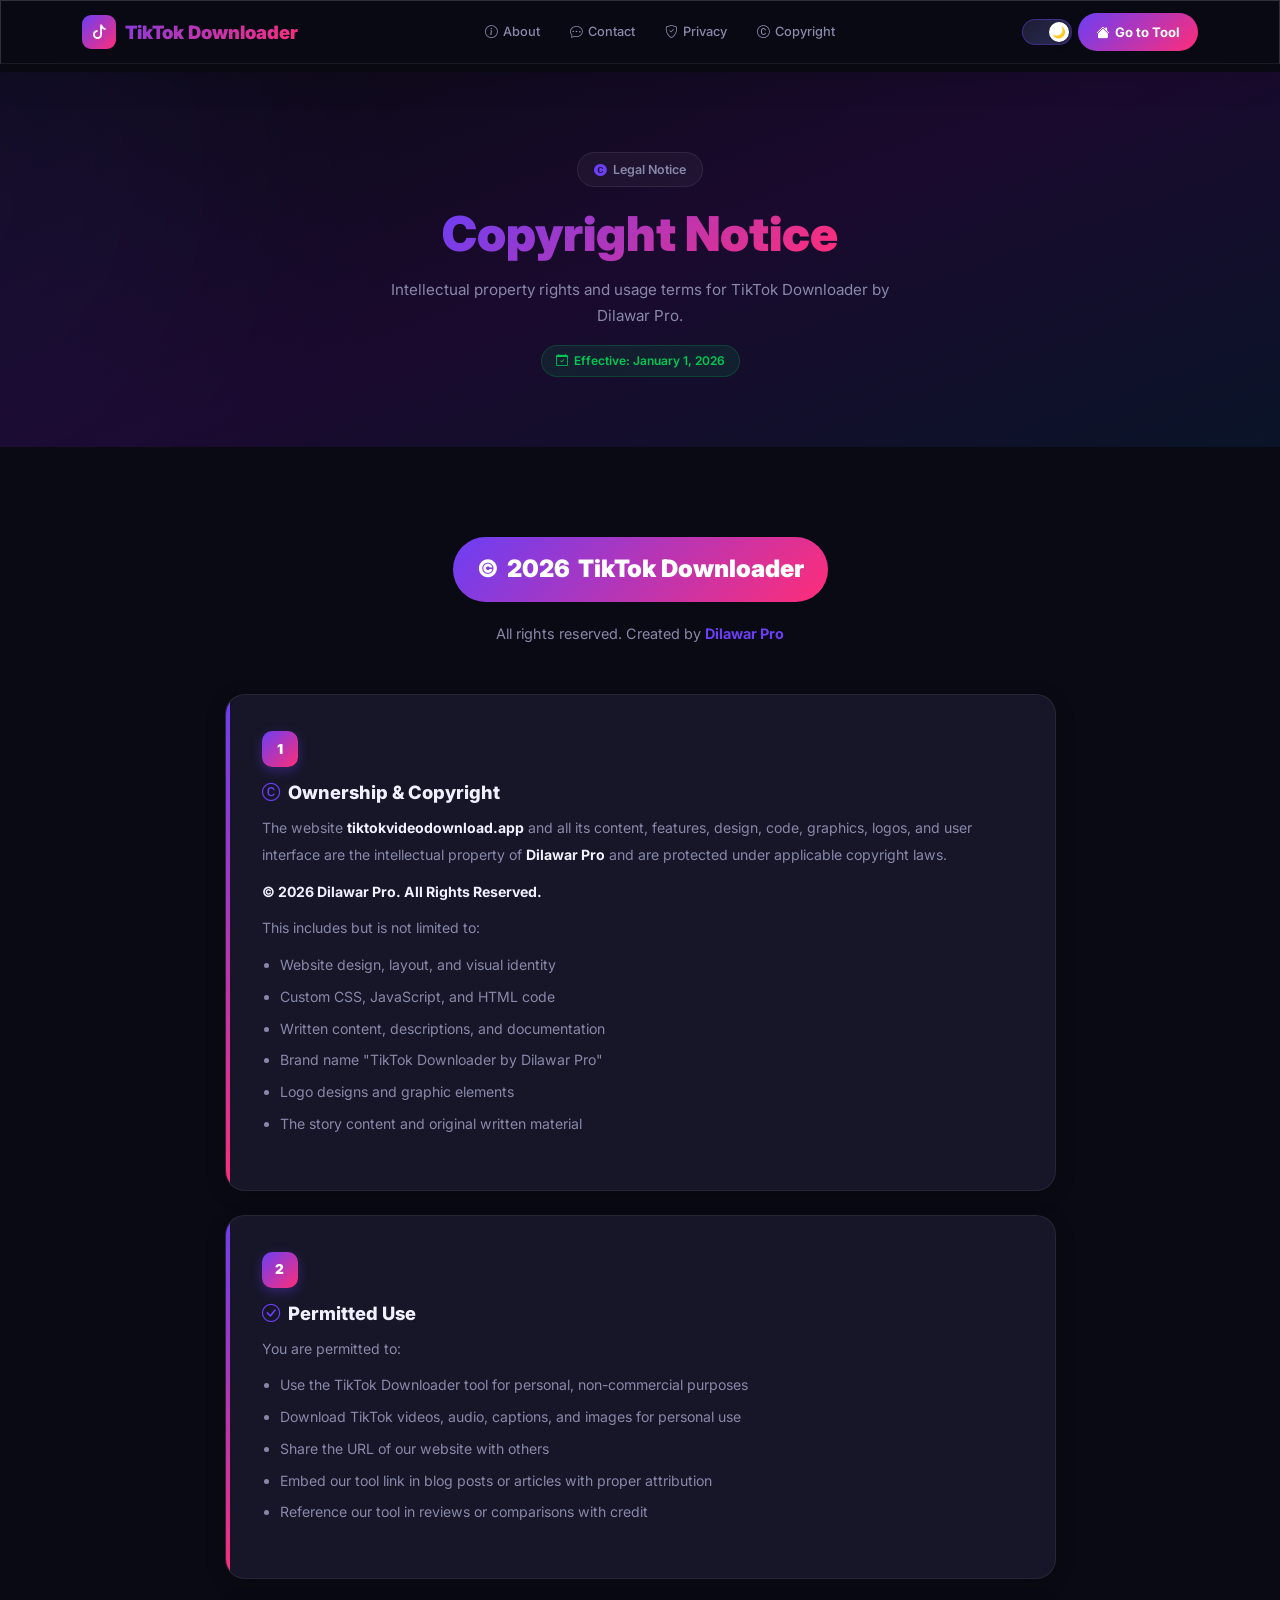
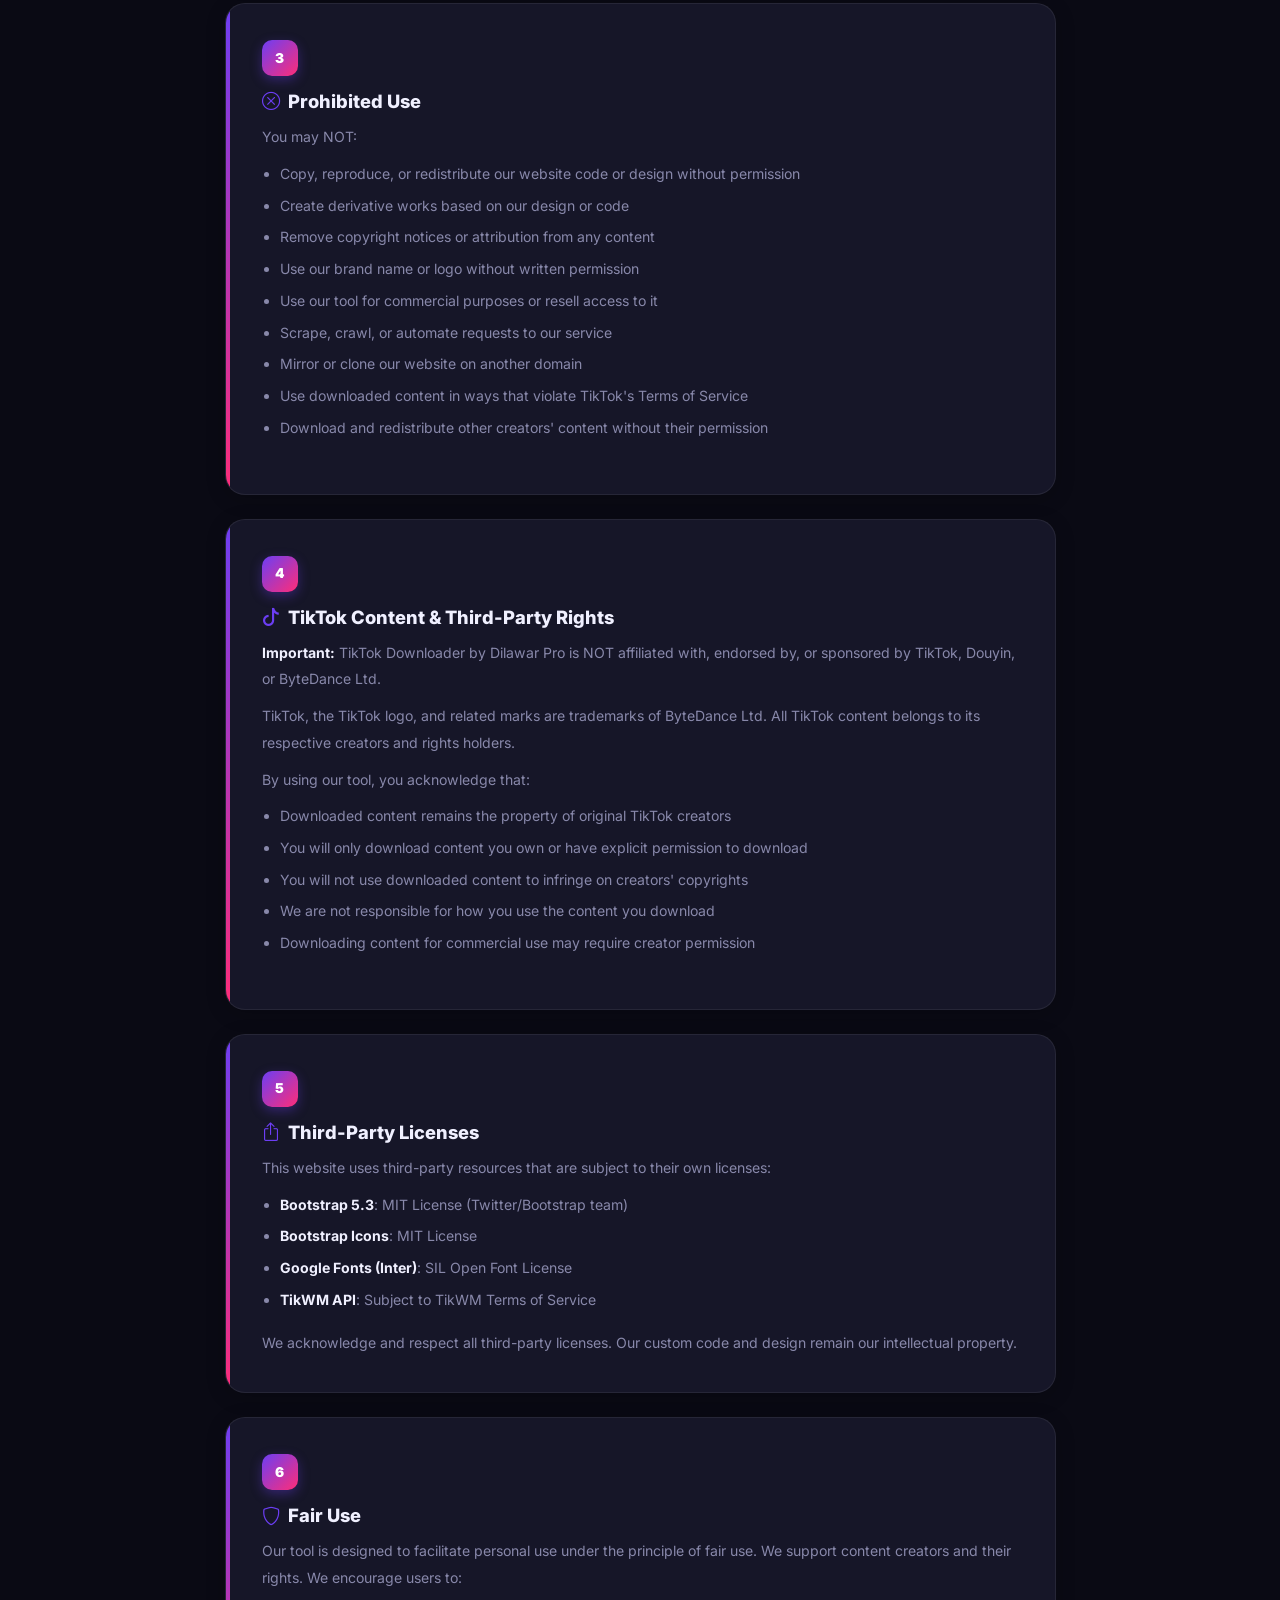
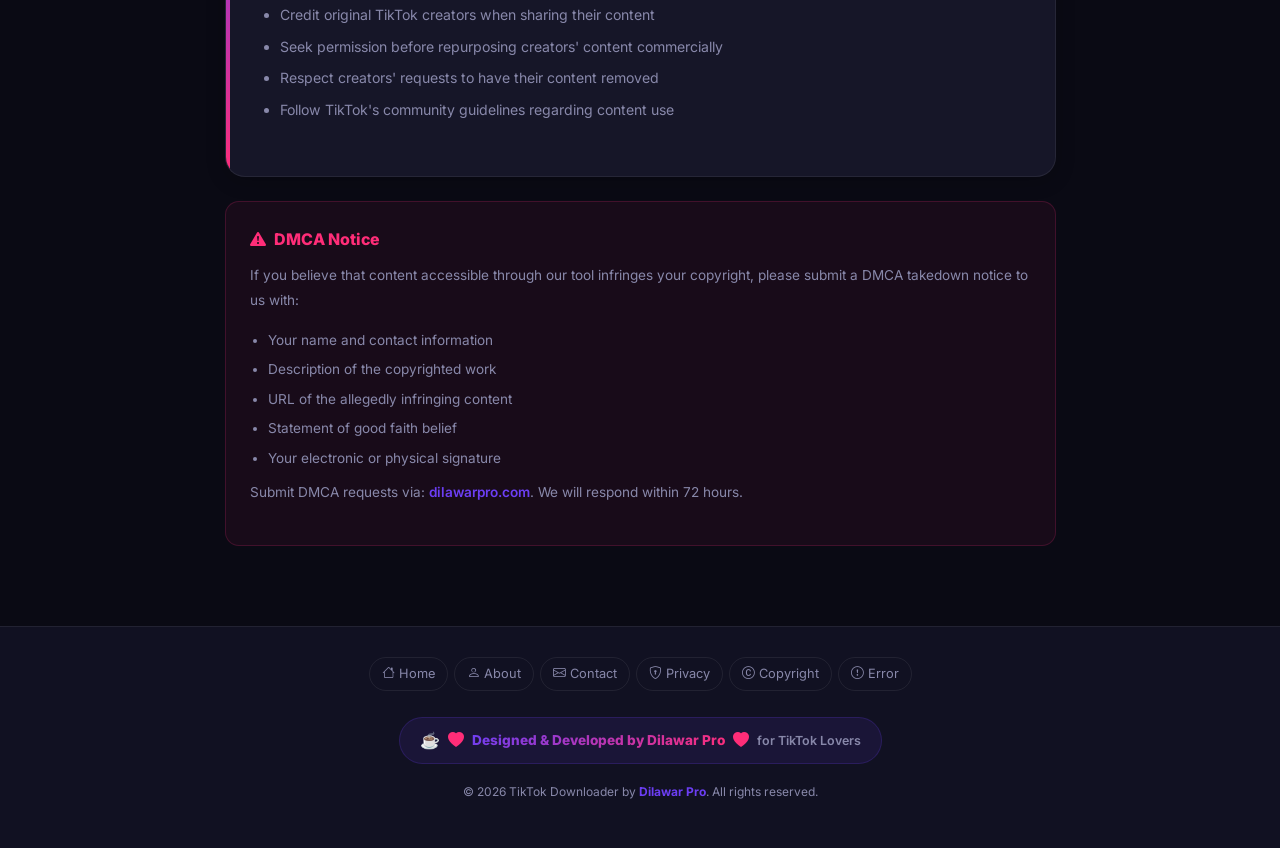
<file: copyright.html>
<!DOCTYPE html>
<html lang="en" data-theme="dark">
<head>
    <meta charset="UTF-8">
    <meta name="viewport" content="width=device-width, initial-scale=1.0">
    <title>Copyright Notice - TikTok Downloader by Dilawar Pro</title>
    <meta name="description" content="Copyright notice and intellectual property information for TikTok Downloader by Dilawar Pro at tiktokvideodownload.app">
    <meta name="robots" content="index, follow">
    <link rel="canonical" href="https://tiktokvideodownload.app/copyright">
    <link href="https://cdn.jsdelivr.net/npm/bootstrap@5.3.3/dist/css/bootstrap.min.css" rel="stylesheet">
    <link href="https://cdn.jsdelivr.net/npm/bootstrap-icons@1.11.3/font/bootstrap-icons.min.css" rel="stylesheet">
    <link href="https://fonts.googleapis.com/css2?family=Inter:wght@300;400;500;600;700;800;900&display=swap" rel="stylesheet">
    <style>
        :root{--primary:#6C3EF4;--secondary:#FF2D78;--accent:#00D4FF;--success:#00C853;--gradient:linear-gradient(135deg,#6C3EF4 0%,#FF2D78 100%);--gradient-btn:linear-gradient(135deg,#6C3EF4,#FF2D78);--font:'Inter',sans-serif;--radius:20px;--radius-md:14px;--radius-sm:10px;--transition:all 0.3s cubic-bezier(0.4,0,0.2,1);}
        [data-theme="dark"]{--bg:#0A0A14;--bg-secondary:#111122;--bg-card:#161628;--border-light:rgba(255,255,255,0.07);--text:#F0F0FF;--text-muted:#8888AA;--nav-bg:rgba(10,10,20,0.95);--shadow-card:0 4px 20px rgba(0,0,0,0.2);--glass:rgba(255,255,255,0.04);--glass-border:rgba(255,255,255,0.08);--section-alt:rgba(255,255,255,0.015);--tag-bg:rgba(108,62,244,0.1);--tag-border:rgba(108,62,244,0.2);--tag-color:#9A8AFF;}
        [data-theme="light"]{--bg:#F5F4FF;--bg-secondary:#EDEAFF;--bg-card:#FFFFFF;--border-light:rgba(108,62,244,0.08);--text:#1A1040;--text-muted:#6B5B95;--nav-bg:rgba(245,244,255,0.97);--shadow-card:0 4px 20px rgba(108,62,244,0.06);--glass:rgba(255,255,255,0.75);--glass-border:rgba(108,62,244,0.12);--section-alt:rgba(108,62,244,0.025);--tag-bg:rgba(108,62,244,0.07);--tag-border:rgba(108,62,244,0.14);--tag-color:#5429D4;}
        *,*::before,*::after{margin:0;padding:0;box-sizing:border-box;min-width:0;}html{scroll-behavior:smooth;width:100%;max-width:100vw;overflow-x:hidden;}body{font-family:var(--font);background:var(--bg);color:var(--text);width:100%;max-width:100vw;min-width:0;overflow-x:hidden;padding-top:calc(72px + env(safe-area-inset-top));line-height:1.7;transition:background 0.4s ease,color 0.4s ease;}::selection{background:var(--primary);color:#fff;}::-webkit-scrollbar{width:5px;}::-webkit-scrollbar-track{background:var(--bg);}::-webkit-scrollbar-thumb{background:var(--primary);border-radius:3px;}a{text-decoration:none;color:inherit;}
        .main-nav{background:var(--nav-bg);border:1px solid rgba(255,255,255,0.16);backdrop-filter:blur(24px);border-bottom:1px solid var(--border-light);box-shadow:0 12px 35px rgba(0,0,0,0.12);padding:12px 0;position:fixed;top:0;left:0;right:0;width:100%;z-index:1000;background-clip:padding-box;}
        .brand{display:flex;align-items:center;gap:9px;font-size:1.15rem;font-weight:900;background:var(--gradient);-webkit-background-clip:text;-webkit-text-fill-color:transparent;background-clip:text;}
        .brand-ico{width:34px;height:34px;background:var(--gradient);border-radius:9px;display:flex;align-items:center;justify-content:center;color:white;font-size:0.9rem;-webkit-text-fill-color:white;flex-shrink:0;}
        .nav-center{display:flex;align-items:center;gap:2px;flex:1;justify-content:center;}
        .nav-link-item{color:var(--text-muted);font-weight:500;font-size:0.8rem;padding:6px 14px;border-radius:8px;transition:var(--transition);display:flex;align-items:center;gap:5px;text-decoration:none;}
        .nav-link-item:hover{color:var(--primary);background:var(--tag-bg);}
        .nav-links{display:flex;align-items:center;gap:6px;}
        .btn-home{display:inline-flex;align-items:center;gap:6px;background:var(--gradient-btn);color:white !important;-webkit-text-fill-color:white;border:none;border-radius:50px;padding:8px 18px;font-weight:700;font-size:0.82rem;transition:var(--transition);cursor:pointer;}
        .btn-home:hover{transform:translateY(-2px);box-shadow:0 8px 25px rgba(108,62,244,0.4);}
        .theme-toggle{display:inline-flex;align-items:center;gap:8px;cursor:pointer;}
        .tt-track{width:50px;height:26px;border-radius:50px;position:relative;border:1.5px solid var(--border-light);flex-shrink:0;transition:var(--transition);}
        [data-theme="dark"] .tt-track{background:linear-gradient(135deg,#1C1C35,#2D2D55);border-color:rgba(108,62,244,0.4);}
        [data-theme="light"] .tt-track{background:linear-gradient(135deg,#FFD700,#FFA500);border-color:#FFB300;}
        .tt-thumb{width:20px;height:20px;background:#fff;border-radius:50%;position:absolute;top:2px;left:2px;transition:var(--transition);display:flex;align-items:center;justify-content:center;font-size:11px;box-shadow:0 2px 6px rgba(0,0,0,0.2);}
        [data-theme="dark"] .tt-thumb{transform:translateX(24px);}
        .page-hero{background:linear-gradient(160deg,#0A0A14 0%,#1A0A2E 50%,#0A1428 100%);padding:80px 0 70px;position:relative;overflow:hidden;text-align:center;}
        [data-theme="light"] .page-hero{background:linear-gradient(160deg,#EDE9FF 0%,#F5E6FF 50%,#E8F0FF 100%);}
        .page-hero::before{content:'';position:absolute;top:-50%;left:-30%;width:600px;height:600px;background:var(--primary);border-radius:50%;filter:blur(120px);opacity:0.08;}
        .page-hero-inner{position:relative;z-index:2;}
        .page-badge{display:inline-flex;align-items:center;gap:7px;background:var(--glass);border:1px solid var(--glass-border);border-radius:50px;padding:6px 16px;font-size:0.78rem;font-weight:600;color:var(--text-muted);margin-bottom:18px;}
        .page-title{font-size:clamp(2rem,4vw,3rem);font-weight:900;margin-bottom:14px;}
        .text-gradient{background:var(--gradient);-webkit-background-clip:text;-webkit-text-fill-color:transparent;background-clip:text;}
        .page-subtitle{color:var(--text-muted);font-size:0.95rem;max-width:550px;margin:0 auto;}
        .update-badge{display:inline-flex;align-items:center;gap:6px;background:rgba(0,200,83,0.1);border:1px solid rgba(0,200,83,0.2);border-radius:50px;padding:5px 14px;font-size:0.75rem;font-weight:600;color:var(--success);margin-top:16px;}
        .content-wrap{padding:70px 0 80px;}
        .policy-card{background:var(--bg-card);border:1px solid var(--border-light);border-radius:var(--radius);padding:36px;margin-bottom:24px;box-shadow:var(--shadow-card);transition:var(--transition);position:relative;overflow:hidden;}
        .policy-card::before{content:'';position:absolute;top:0;left:0;width:4px;height:100%;background:var(--gradient);}
        .policy-card:hover{box-shadow:0 8px 30px rgba(108,62,244,0.1);transform:translateY(-2px);}
        .policy-num{display:inline-flex;align-items:center;justify-content:center;width:36px;height:36px;background:var(--gradient-btn);border-radius:10px;font-weight:900;font-size:0.85rem;color:white;margin-bottom:14px;box-shadow:0 4px 12px rgba(108,62,244,0.35);}
        .policy-title{font-size:1.15rem;font-weight:800;margin-bottom:12px;color:var(--text);}
        .policy-body{font-size:0.88rem;color:var(--text-muted);line-height:1.9;}
        .policy-body p{margin-bottom:10px;}
        .policy-body p:last-child{margin-bottom:0;}
        .policy-body strong{color:var(--text);font-weight:700;}
        .policy-body a{color:var(--primary);font-weight:600;text-decoration:underline;text-underline-offset:3px;}
        .policy-body ul{padding-left:18px;margin-top:8px;display:flex;flex-direction:column;gap:5px;}
        .dmca-box{background:rgba(255,45,120,0.06);border:1px solid rgba(255,45,120,0.18);border-radius:var(--radius-md);padding:24px;margin-top:24px;}
        .dmca-title{font-size:1rem;font-weight:800;color:var(--secondary);margin-bottom:10px;display:flex;align-items:center;gap:8px;}
        .dmca-body{font-size:0.85rem;color:var(--text-muted);line-height:1.8;}
        .dmca-body a{color:var(--primary);font-weight:600;}
        .year-badge{display:inline-flex;align-items:center;gap:8px;background:var(--gradient-btn);border-radius:50px;padding:12px 24px;font-size:1.5rem;font-weight:900;color:white;margin:20px 0;}
        .page-footer{background:var(--bg-secondary);border-top:1px solid var(--border-light);padding:30px 0;text-align:center;}
        .footer-links{display:flex;flex-wrap:wrap;gap:6px;justify-content:center;margin-bottom:16px;}
        .footer-link{color:var(--text-muted);font-size:0.8rem;padding:5px 12px;border-radius:20px;transition:var(--transition);border:1px solid var(--border-light);}
        .footer-link:hover{color:var(--primary);border-color:var(--primary);background:var(--tag-bg);}
        .watermark-wrap{display:inline-flex;align-items:center;gap:8px;background:var(--tag-bg);border:1px solid var(--tag-border);border-radius:50px;padding:9px 20px;margin:10px 0;transition:var(--transition);}
        .watermark-wrap:hover{background:var(--gradient-btn);border-color:transparent;transform:scale(1.02);}
        .watermark-wrap:hover .wm-text{-webkit-text-fill-color:white;}
        .watermark-wrap:hover .wm-heart{color:white;}
        .wm-text{background:var(--gradient);-webkit-background-clip:text;-webkit-text-fill-color:transparent;background-clip:text;font-weight:800;font-size:0.85rem;}
        .wm-heart{color:var(--secondary);animation:heartbeat 1.3s ease-in-out infinite;}
        .wm-coffee{color:#FFB300;}
        @keyframes heartbeat{0%,100%{transform:scale(1);}25%{transform:scale(1.3);}75%{transform:scale(1.15);}}
    </style>
</head>
<body>

<nav class="main-nav" role="navigation">
    <div class="container">
        <div class="d-flex align-items-center justify-content-between gap-2">
            <a href="./index.html" class="brand">
                <span class="brand-ico"><i class="bi bi-tiktok"></i></span>
                TikTok Downloader
            </a>
            <div class="nav-center">
                <a href="./about.html" class="nav-link-item"><i class="bi bi-info-circle"></i> About</a>
                <a href="./contact.html" class="nav-link-item"><i class="bi bi-chat-dots"></i> Contact</a>
                <a href="./privacy-policy.html" class="nav-link-item"><i class="bi bi-shield-check"></i> Privacy</a>
                <a href="./copyright.html" class="nav-link-item"><i class="bi bi-c-circle"></i> Copyright</a>
            </div>
            <div class="nav-links">
                <div class="theme-toggle" onclick="toggleTheme()" tabindex="0" role="switch" aria-label="Toggle theme">
                    <div class="tt-track"><div class="tt-thumb" id="ttThumb"><span id="ttEmoji">🌙</span></div></div>
                </div>
                <a href="./index.html" class="btn-home">
                    <i class="bi bi-house-fill"></i> Go to Tool
                </a>
            </div>
        </div>
    </div>
</nav>

<section class="page-hero" aria-labelledby="copyright-title">
    <div class="container page-hero-inner">
        <div class="page-badge"><i class="bi bi-c-circle-fill" style="color:var(--primary);"></i> Legal Notice</div>
        <h1 class="page-title" id="copyright-title"><span class="text-gradient">Copyright Notice</span></h1>
        <p class="page-subtitle">Intellectual property rights and usage terms for TikTok Downloader by Dilawar Pro.</p>
        <div class="update-badge"><i class="bi bi-calendar-check"></i> Effective: January 1, 2026</div>
    </div>
</section>

<div class="content-wrap">
    <div class="container">
        <div class="row justify-content-center">
            <div class="col-lg-9">

                <div class="text-center mb-5">
                    <div class="year-badge">© <span id="currentYear"></span> TikTok Downloader</div>
                    <p style="color:var(--text-muted);font-size:0.9rem;">All rights reserved. Created by <a href="https://dilawarpro.com" target="_blank" rel="noopener" style="color:var(--primary);font-weight:700;">Dilawar Pro</a></p>
                </div>

                <div class="policy-card">
                    <div class="policy-num">1</div>
                    <h2 class="policy-title"><i class="bi bi-c-circle me-2" style="color:var(--primary);"></i>Ownership & Copyright</h2>
                    <div class="policy-body">
                        <p>The website <strong>tiktokvideodownload.app</strong> and all its content, features, design, code, graphics, logos, and user interface are the intellectual property of <strong>Dilawar Pro</strong> and are protected under applicable copyright laws.</p>
                        <p><strong>© <span class="yr-inline"></span> Dilawar Pro. All Rights Reserved.</strong></p>
                        <p>This includes but is not limited to:</p>
                        <ul>
                            <li>Website design, layout, and visual identity</li>
                            <li>Custom CSS, JavaScript, and HTML code</li>
                            <li>Written content, descriptions, and documentation</li>
                            <li>Brand name "TikTok Downloader by Dilawar Pro"</li>
                            <li>Logo designs and graphic elements</li>
                            <li>The story content and original written material</li>
                        </ul>
                    </div>
                </div>

                <div class="policy-card">
                    <div class="policy-num">2</div>
                    <h2 class="policy-title"><i class="bi bi-check-circle me-2" style="color:var(--primary);"></i>Permitted Use</h2>
                    <div class="policy-body">
                        <p>You are permitted to:</p>
                        <ul>
                            <li>Use the TikTok Downloader tool for personal, non-commercial purposes</li>
                            <li>Download TikTok videos, audio, captions, and images for personal use</li>
                            <li>Share the URL of our website with others</li>
                            <li>Embed our tool link in blog posts or articles with proper attribution</li>
                            <li>Reference our tool in reviews or comparisons with credit</li>
                        </ul>
                    </div>
                </div>

                <div class="policy-card">
                    <div class="policy-num">3</div>
                    <h2 class="policy-title"><i class="bi bi-x-circle me-2" style="color:var(--primary);"></i>Prohibited Use</h2>
                    <div class="policy-body">
                        <p>You may NOT:</p>
                        <ul>
                            <li>Copy, reproduce, or redistribute our website code or design without permission</li>
                            <li>Create derivative works based on our design or code</li>
                            <li>Remove copyright notices or attribution from any content</li>
                            <li>Use our brand name or logo without written permission</li>
                            <li>Use our tool for commercial purposes or resell access to it</li>
                            <li>Scrape, crawl, or automate requests to our service</li>
                            <li>Mirror or clone our website on another domain</li>
                            <li>Use downloaded content in ways that violate TikTok's Terms of Service</li>
                            <li>Download and redistribute other creators' content without their permission</li>
                        </ul>
                    </div>
                </div>

                <div class="policy-card">
                    <div class="policy-num">4</div>
                    <h2 class="policy-title"><i class="bi bi-tiktok me-2" style="color:var(--primary);"></i>TikTok Content & Third-Party Rights</h2>
                    <div class="policy-body">
                        <p><strong>Important:</strong> TikTok Downloader by Dilawar Pro is NOT affiliated with, endorsed by, or sponsored by TikTok, Douyin, or ByteDance Ltd.</p>
                        <p>TikTok, the TikTok logo, and related marks are trademarks of ByteDance Ltd. All TikTok content belongs to its respective creators and rights holders.</p>
                        <p>By using our tool, you acknowledge that:</p>
                        <ul>
                            <li>Downloaded content remains the property of original TikTok creators</li>
                            <li>You will only download content you own or have explicit permission to download</li>
                            <li>You will not use downloaded content to infringe on creators' copyrights</li>
                            <li>We are not responsible for how you use the content you download</li>
                            <li>Downloading content for commercial use may require creator permission</li>
                        </ul>
                    </div>
                </div>

                <div class="policy-card">
                    <div class="policy-num">5</div>
                    <h2 class="policy-title"><i class="bi bi-box-arrow-up me-2" style="color:var(--primary);"></i>Third-Party Licenses</h2>
                    <div class="policy-body">
                        <p>This website uses third-party resources that are subject to their own licenses:</p>
                        <ul>
                            <li><strong>Bootstrap 5.3</strong>: MIT License (Twitter/Bootstrap team)</li>
                            <li><strong>Bootstrap Icons</strong>: MIT License</li>
                            <li><strong>Google Fonts (Inter)</strong>: SIL Open Font License</li>
                            <li><strong>TikWM API</strong>: Subject to TikWM Terms of Service</li>
                        </ul>
                        <p>We acknowledge and respect all third-party licenses. Our custom code and design remain our intellectual property.</p>
                    </div>
                </div>

                <div class="policy-card">
                    <div class="policy-num">6</div>
                    <h2 class="policy-title"><i class="bi bi-shield me-2" style="color:var(--primary);"></i>Fair Use</h2>
                    <div class="policy-body">
                        <p>Our tool is designed to facilitate personal use under the principle of fair use. We support content creators and their rights. We encourage users to:</p>
                        <ul>
                            <li>Credit original TikTok creators when sharing their content</li>
                            <li>Seek permission before repurposing creators' content commercially</li>
                            <li>Respect creators' requests to have their content removed</li>
                            <li>Follow TikTok's community guidelines regarding content use</li>
                        </ul>
                    </div>
                </div>

                <!-- DMCA Box -->
                <div class="dmca-box">
                    <div class="dmca-title"><i class="bi bi-exclamation-triangle-fill"></i> DMCA Notice</div>
                    <div class="dmca-body">
                        <p>If you believe that content accessible through our tool infringes your copyright, please submit a DMCA takedown notice to us with:</p>
                        <ul style="padding-left:18px;margin:10px 0;display:flex;flex-direction:column;gap:5px;">
                            <li>Your name and contact information</li>
                            <li>Description of the copyrighted work</li>
                            <li>URL of the allegedly infringing content</li>
                            <li>Statement of good faith belief</li>
                            <li>Your electronic or physical signature</li>
                        </ul>
                        <p>Submit DMCA requests via: <a href="https://dilawarpro.com" target="_blank" rel="noopener">dilawarpro.com</a>. We will respond within 72 hours.</p>
                    </div>
                </div>

            </div>
        </div>
    </div>
</div>

<footer class="page-footer" role="contentinfo">
    <div class="container">
        <div class="footer-links">
            <a href="./index.html" class="footer-link"><i class="bi bi-house"></i> Home</a>
            <a href="./about.html" class="footer-link"><i class="bi bi-person"></i> About</a>
            <a href="./contact.html" class="footer-link"><i class="bi bi-envelope"></i> Contact</a>
            <a href="./privacy-policy.html" class="footer-link"><i class="bi bi-shield-lock"></i> Privacy</a>
            <a href="./copyright.html" class="footer-link"><i class="bi bi-c-circle"></i> Copyright</a>
            <a href="./404.html" class="footer-link"><i class="bi bi-exclamation-circle"></i> Error</a>
        </div>
        <a href="https://dilawarpro.com" target="_blank" rel="noopener" class="watermark-wrap">
            <span class="wm-coffee">☕</span>
            <i class="bi bi-heart-fill wm-heart"></i>
            <span class="wm-text">Designed &amp; Developed by Dilawar Pro</span>
            <i class="bi bi-heart-fill wm-heart"></i>
            <span style="font-size:0.78rem;color:var(--text-muted);font-weight:600;">for TikTok Lovers</span>
        </a>
        <p style="font-size:0.75rem;color:var(--text-muted);margin-top:8px;">
            © <span id="yr"></span> TikTok Downloader by <a href="https://dilawarpro.com" target="_blank" rel="noopener" style="color:var(--primary);font-weight:700;">Dilawar Pro</a>. All rights reserved.
        </p>
    </div>
</footer>
<script>
    const y = new Date().getFullYear();
    document.getElementById('yr').textContent = y;
    document.getElementById('currentYear').textContent = y;
    document.querySelectorAll('.yr-inline').forEach(el => el.textContent = y);
    const savedTheme = localStorage.getItem('tt-theme') || 'dark';
    document.documentElement.setAttribute('data-theme', savedTheme);
    document.getElementById('ttEmoji').textContent = savedTheme === 'dark' ? '🌙' : '☀️';
    function toggleTheme() {
        const cur = document.documentElement.getAttribute('data-theme');
        const next = cur === 'dark' ? 'light' : 'dark';
        document.documentElement.setAttribute('data-theme', next);
        document.getElementById('ttEmoji').textContent = next === 'dark' ? '🌙' : '☀️';
        localStorage.setItem('tt-theme', next);
    }
</script>
</body>
</html>
</file>
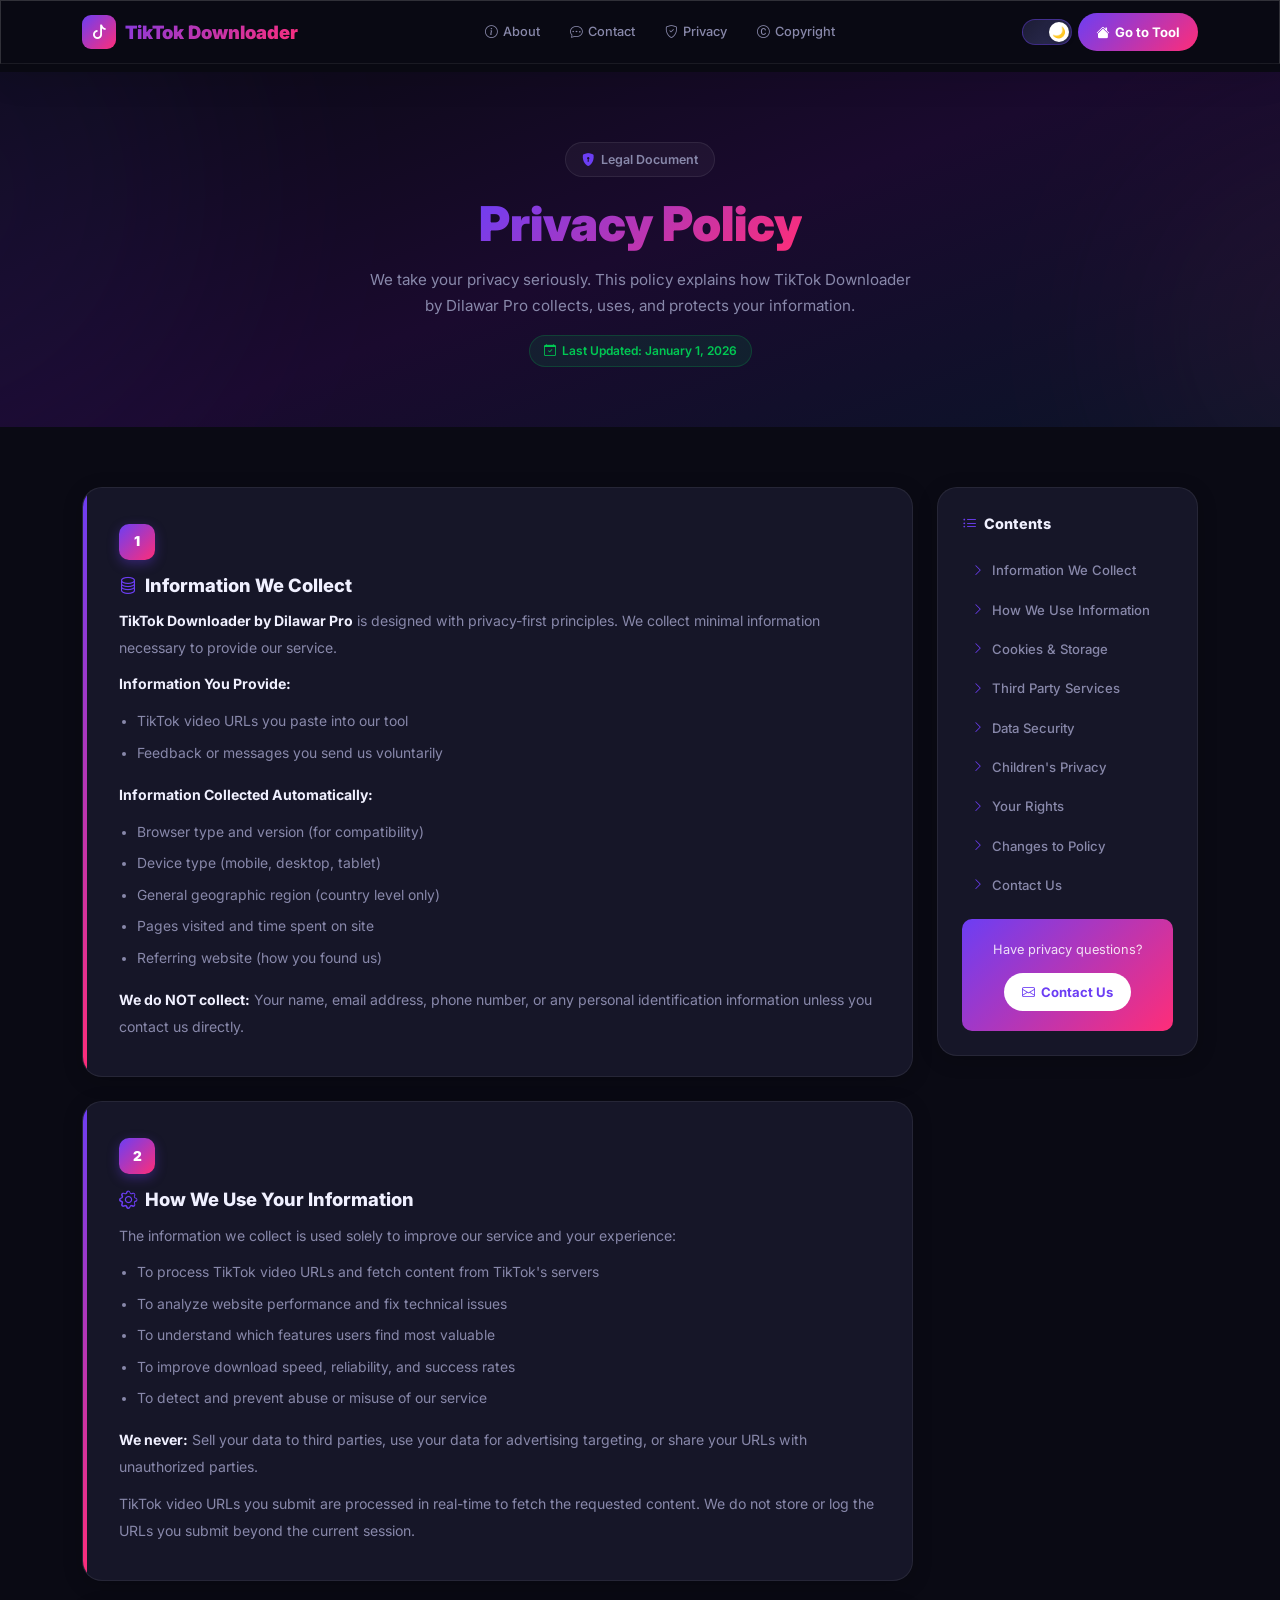
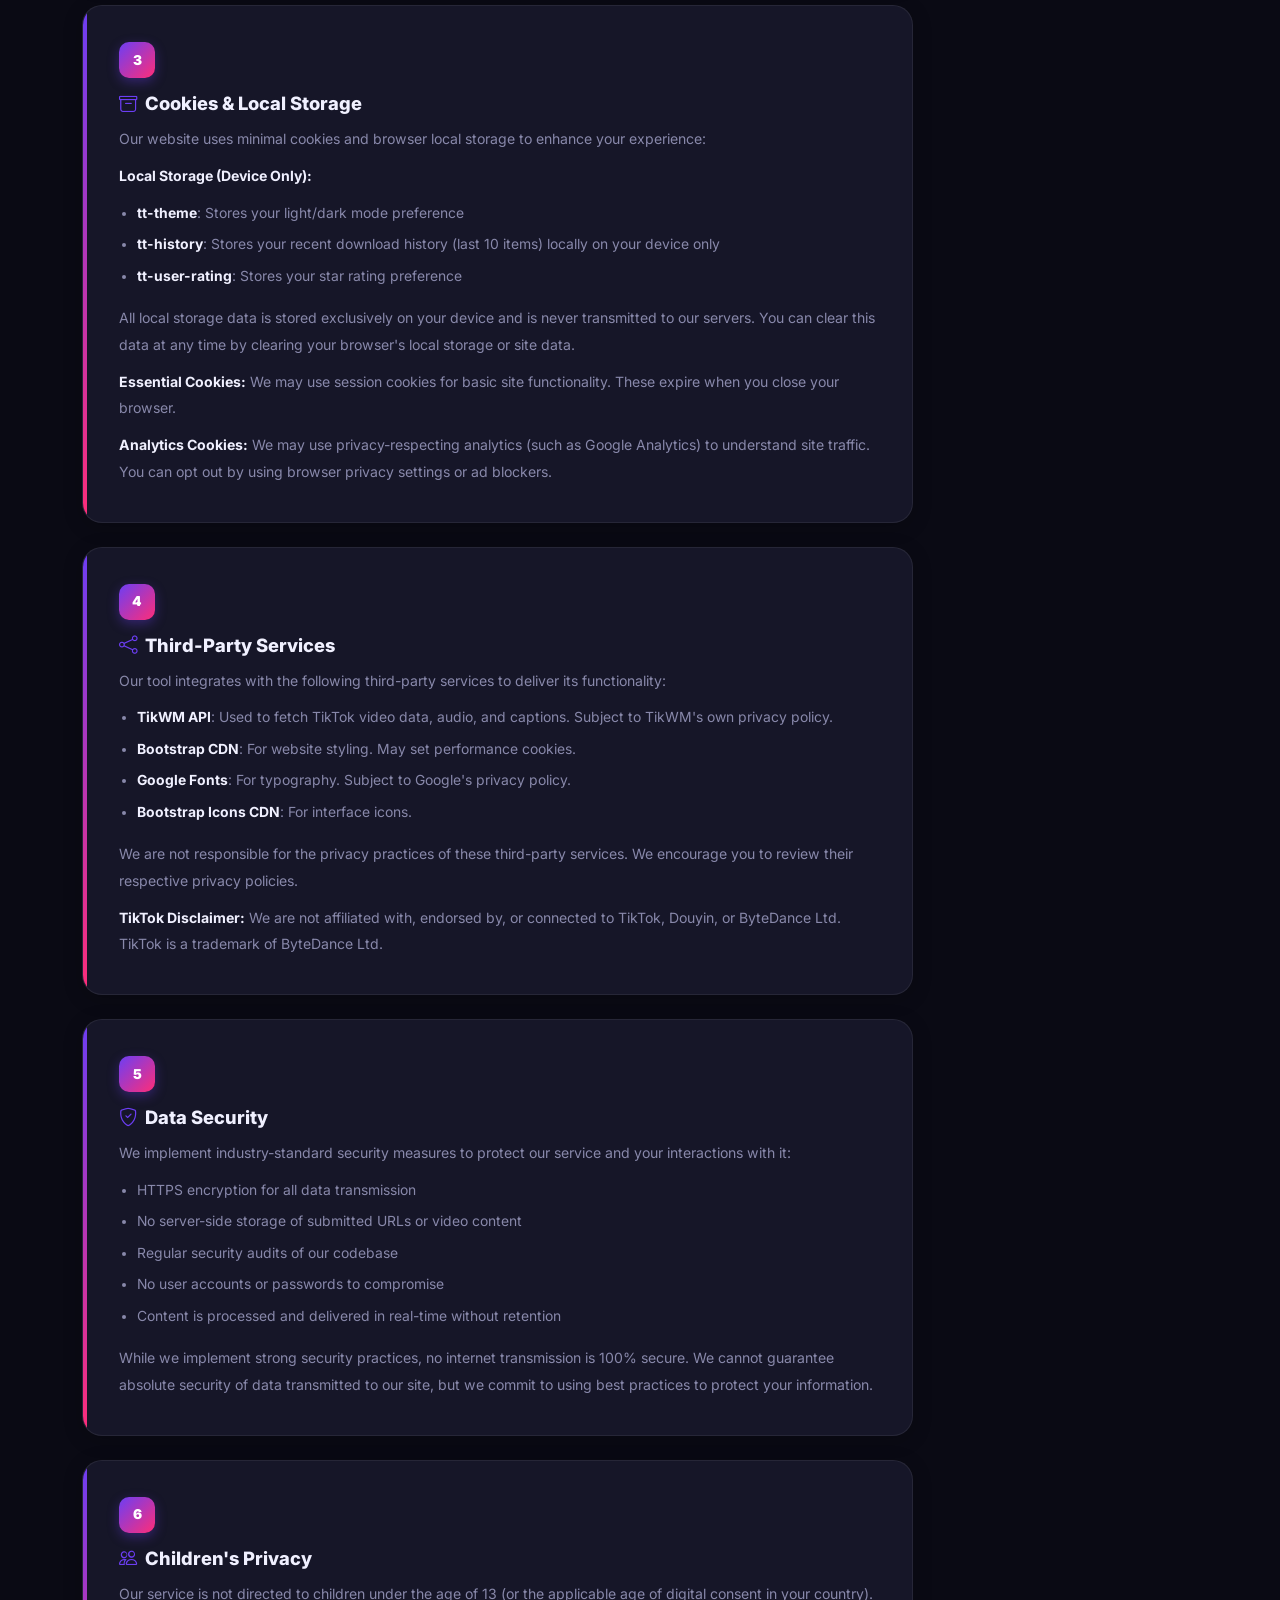
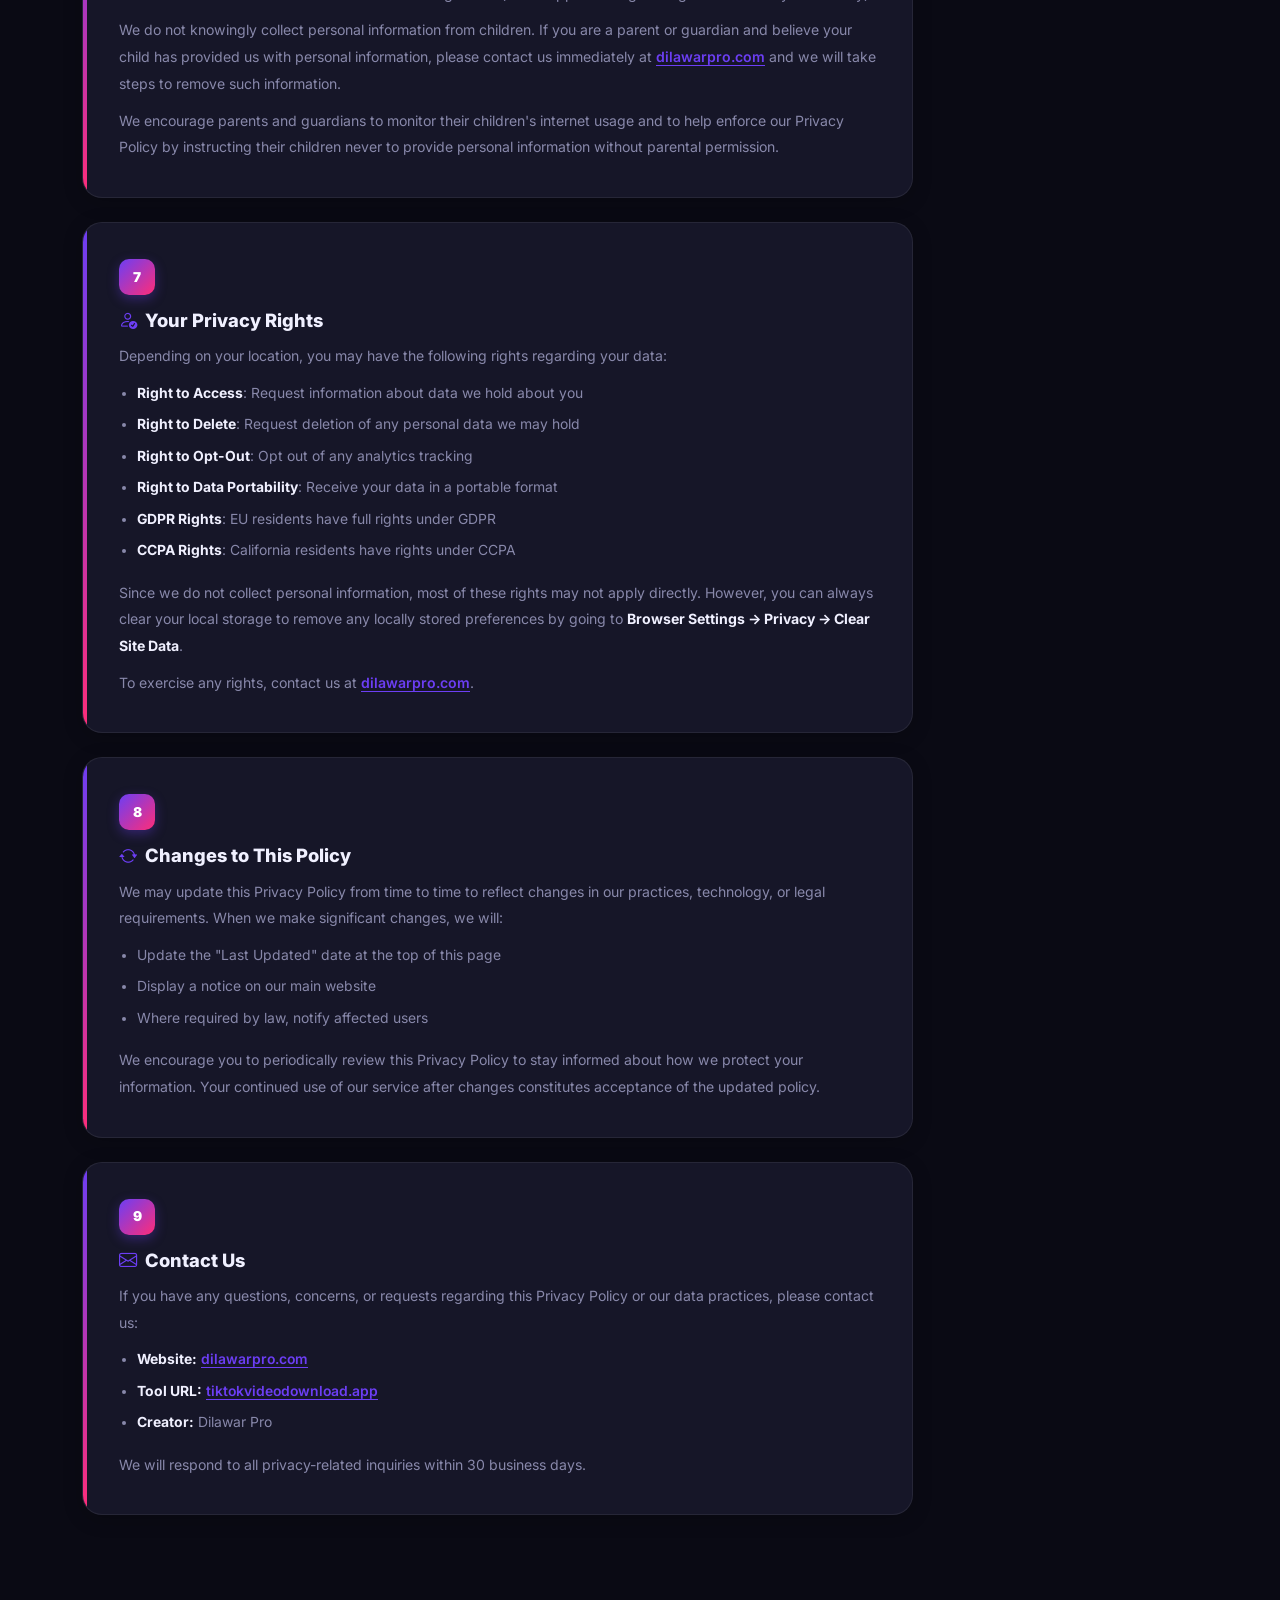
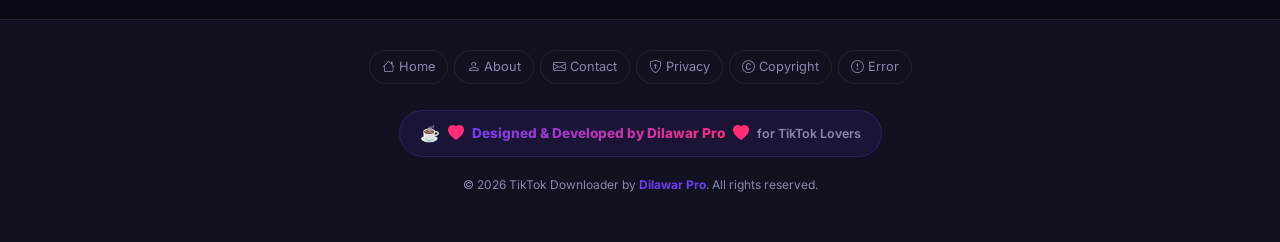
<file: privacy-policy.html>
<!DOCTYPE html>
<html lang="en" data-theme="dark">
<head>
    <meta charset="UTF-8">
    <meta name="viewport" content="width=device-width, initial-scale=1.0">
    <title>Privacy Policy - TikTok Downloader by Dilawar Pro</title>
    <meta name="description" content="Privacy Policy for TikTok Downloader by Dilawar Pro. Learn how we collect, use, and protect your data at tiktokvideodownload.app">
    <meta name="robots" content="index, follow">
    <link rel="canonical" href="https://tiktokvideodownload.app/privacy-policy">
    <link href="https://cdn.jsdelivr.net/npm/bootstrap@5.3.3/dist/css/bootstrap.min.css" rel="stylesheet">
    <link href="https://cdn.jsdelivr.net/npm/bootstrap-icons@1.11.3/font/bootstrap-icons.min.css" rel="stylesheet">
    <link href="https://fonts.googleapis.com/css2?family=Inter:wght@300;400;500;600;700;800;900&display=swap" rel="stylesheet">
    <style>
        :root {
            --primary: #6C3EF4;
            --secondary: #FF2D78;
            --accent: #00D4FF;
            --success: #00C853;
            --gradient: linear-gradient(135deg, #6C3EF4 0%, #FF2D78 100%);
            --gradient-btn: linear-gradient(135deg, #6C3EF4, #FF2D78);
            --font: 'Inter', sans-serif;
            --radius: 20px;
            --radius-md: 14px;
            --radius-sm: 10px;
            --transition: all 0.3s cubic-bezier(0.4,0,0.2,1);
        }
        [data-theme="dark"] {
            --bg: #0A0A14; --bg-secondary: #111122; --bg-card: #161628;
            --bg-input: rgba(255,255,255,0.06); --border-light: rgba(255,255,255,0.07);
            --text: #F0F0FF; --text-muted: #8888AA; --nav-bg: rgba(10,10,20,0.95);
            --shadow-card: 0 4px 20px rgba(0,0,0,0.2); --glass: rgba(255,255,255,0.04);
            --glass-border: rgba(255,255,255,0.08); --section-alt: rgba(255,255,255,0.015);
            --tag-bg: rgba(108,62,244,0.1); --tag-border: rgba(108,62,244,0.2); --tag-color: #9A8AFF;
        }
        [data-theme="light"] {
            --bg: #F5F4FF; --bg-secondary: #EDEAFF; --bg-card: #FFFFFF;
            --bg-input: rgba(108,62,244,0.05); --border-light: rgba(108,62,244,0.08);
            --text: #1A1040; --text-muted: #6B5B95; --nav-bg: rgba(245,244,255,0.97);
            --shadow-card: 0 4px 20px rgba(108,62,244,0.06); --glass: rgba(255,255,255,0.75);
            --glass-border: rgba(108,62,244,0.12); --section-alt: rgba(108,62,244,0.025);
            --tag-bg: rgba(108,62,244,0.07); --tag-border: rgba(108,62,244,0.14); --tag-color: #5429D4;
        }
        *, *::before, *::after { margin:0; padding:0; box-sizing:border-box; min-width:0; }
        html { scroll-behavior:smooth; width:100%; max-width:100vw; overflow-x:hidden; }
        body { font-family:var(--font); background:var(--bg); color:var(--text); width:100%; max-width:100vw; min-width:0; overflow-x:hidden; padding-top:calc(72px + env(safe-area-inset-top)); line-height:1.7; transition:background 0.4s ease, color 0.4s ease; }
        ::selection { background:var(--primary); color:#fff; }
        ::-webkit-scrollbar { width:5px; }
        ::-webkit-scrollbar-track { background:var(--bg); }
        ::-webkit-scrollbar-thumb { background:var(--primary); border-radius:3px; }
        a { text-decoration:none; color:inherit; }

        /* NAVBAR */
        .main-nav { background:var(--nav-bg); border:1px solid rgba(255,255,255,0.16); backdrop-filter:blur(24px); border-bottom:1px solid var(--border-light); box-shadow:0 12px 35px rgba(0,0,0,0.12); padding:12px 0; position:fixed; top:0; left:0; right:0; width:100%; z-index:1000; transition:var(--transition); background-clip:padding-box; }
        .brand { display:flex; align-items:center; gap:9px; font-size:1.15rem; font-weight:900; background:var(--gradient); -webkit-background-clip:text; -webkit-text-fill-color:transparent; background-clip:text; }
        .brand-ico { width:34px; height:34px; background:var(--gradient); border-radius:9px; display:flex; align-items:center; justify-content:center; color:white; font-size:0.9rem; -webkit-text-fill-color:white; flex-shrink:0; }
        .nav-links { display:flex; align-items:center; gap:6px; }
        .nav-center{display:flex;align-items:center;gap:2px;flex:1;justify-content:center;}
        .nav-link-item { color:var(--text-muted); font-weight:500; font-size:0.8rem; padding:6px 14px; border-radius:8px; transition:var(--transition); display:flex; align-items:center; gap:5px; text-decoration:none; }
        .nav-link-item:hover { color:var(--primary); background:var(--tag-bg); }
        .btn-home { display:inline-flex; align-items:center; gap:6px; background:var(--gradient-btn); color:white !important; -webkit-text-fill-color:white; border:none; border-radius:50px; padding:8px 18px; font-weight:700; font-size:0.82rem; transition:var(--transition); cursor:pointer; }
        .btn-home:hover { transform:translateY(-2px); box-shadow:0 8px 25px rgba(108,62,244,0.4); color:white; }
        .theme-toggle { display:inline-flex; align-items:center; gap:8px; cursor:pointer; }
        .tt-track { width:50px; height:26px; border-radius:50px; position:relative; transition:var(--transition); border:1.5px solid var(--border-light); flex-shrink:0; }
        [data-theme="dark"] .tt-track { background:linear-gradient(135deg,#1C1C35,#2D2D55); border-color:rgba(108,62,244,0.4); }
        [data-theme="light"] .tt-track { background:linear-gradient(135deg,#FFD700,#FFA500); border-color:#FFB300; }
        .tt-thumb { width:20px; height:20px; background:#fff; border-radius:50%; position:absolute; top:2px; left:2px; transition:var(--transition); display:flex; align-items:center; justify-content:center; font-size:11px; box-shadow:0 2px 6px rgba(0,0,0,0.2); }
        [data-theme="dark"] .tt-thumb { transform:translateX(24px); }

        /* PAGE HERO */
        .page-hero { background:linear-gradient(160deg, #0A0A14 0%, #1A0A2E 50%, #0A1428 100%); padding:70px 0 60px; position:relative; overflow:hidden; }
        [data-theme="light"] .page-hero { background:linear-gradient(160deg, #EDE9FF 0%, #F5E6FF 50%, #E8F0FF 100%); }
        .page-hero::before { content:''; position:absolute; top:-50%; left:-30%; width:600px; height:600px; background:var(--primary); border-radius:50%; filter:blur(120px); opacity:0.08; }
        .page-hero::after { content:''; position:absolute; bottom:-30%; right:-20%; width:400px; height:400px; background:var(--secondary); border-radius:50%; filter:blur(100px); opacity:0.06; }
        .page-hero-inner { position:relative; z-index:2; }
        .page-badge { display:inline-flex; align-items:center; gap:7px; background:var(--glass); border:1px solid var(--glass-border); border-radius:50px; padding:6px 16px; font-size:0.78rem; font-weight:600; color:var(--text-muted); margin-bottom:18px; }
        .page-title { font-size:clamp(2rem,4vw,3rem); font-weight:900; margin-bottom:14px; }
        .text-gradient { background:var(--gradient); -webkit-background-clip:text; -webkit-text-fill-color:transparent; background-clip:text; }
        .page-subtitle { color:var(--text-muted); font-size:0.95rem; max-width:550px; margin:0 auto; }
        .update-badge { display:inline-flex; align-items:center; gap:6px; background:rgba(0,200,83,0.1); border:1px solid rgba(0,200,83,0.2); border-radius:50px; padding:5px 14px; font-size:0.75rem; font-weight:600; color:var(--success); margin-top:16px; }

        /* CONTENT */
        .content-wrap { padding:60px 0 80px; }
        .policy-card { background:var(--bg-card); border:1px solid var(--border-light); border-radius:var(--radius); padding:36px; margin-bottom:24px; box-shadow:var(--shadow-card); transition:var(--transition); position:relative; overflow:hidden; }
        .policy-card::before { content:''; position:absolute; top:0; left:0; width:4px; height:100%; background:var(--gradient); }
        .policy-card:hover { box-shadow:0 8px 30px rgba(108,62,244,0.1); transform:translateY(-2px); }
        .policy-num { display:inline-flex; align-items:center; justify-content:center; width:36px; height:36px; background:var(--gradient-btn); border-radius:10px; font-weight:900; font-size:0.85rem; color:white; margin-bottom:14px; box-shadow:0 4px 12px rgba(108,62,244,0.35); }
        .policy-title { font-size:1.15rem; font-weight:800; margin-bottom:12px; color:var(--text); }
        .policy-body { font-size:0.88rem; color:var(--text-muted); line-height:1.9; }
        .policy-body p { margin-bottom:10px; }
        .policy-body p:last-child { margin-bottom:0; }
        .policy-body strong { color:var(--text); font-weight:700; }
        .policy-body a { color:var(--primary); font-weight:600; text-decoration:underline; text-underline-offset:3px; }
        .policy-body ul { padding-left:18px; margin-top:8px; display:flex; flex-direction:column; gap:5px; }
        .policy-body ul li { font-size:0.87rem; }

        /* SIDEBAR */
        .toc-card { background:var(--bg-card); border:1px solid var(--border-light); border-radius:var(--radius); padding:24px; position:sticky; top:90px; box-shadow:var(--shadow-card); }
        .toc-title { font-size:0.9rem; font-weight:800; margin-bottom:16px; color:var(--text); display:flex; align-items:center; gap:8px; }
        .toc-link { display:flex; align-items:center; gap:8px; color:var(--text-muted); font-size:0.82rem; font-weight:500; padding:7px 10px; border-radius:8px; transition:var(--transition); margin-bottom:3px; }
        .toc-link:hover { color:var(--primary); background:var(--tag-bg); }
        .toc-link i { font-size:0.75rem; color:var(--primary); flex-shrink:0; }
        .contact-box { background:var(--gradient-btn); border-radius:var(--radius-sm); padding:20px; margin-top:16px; text-align:center; }
        .contact-box p { color:rgba(255,255,255,0.85); font-size:0.8rem; margin-bottom:12px; }
        .contact-box a { display:inline-flex; align-items:center; gap:6px; background:white; color:var(--primary); border-radius:50px; padding:8px 18px; font-weight:700; font-size:0.82rem; transition:var(--transition); }
        .contact-box a:hover { transform:scale(1.03); }

        /* FOOTER */
        .page-footer { background:var(--bg-secondary); border-top:1px solid var(--border-light); padding:30px 0; text-align:center; }
        .footer-links { display:flex; flex-wrap:wrap; gap:6px; justify-content:center; margin-bottom:16px; }
        .footer-link { color:var(--text-muted); font-size:0.8rem; padding:5px 12px; border-radius:20px; transition:var(--transition); border:1px solid var(--border-light); }
        .footer-link:hover { color:var(--primary); border-color:var(--primary); background:var(--tag-bg); }
        .watermark-wrap { display:inline-flex; align-items:center; gap:8px; background:var(--tag-bg); border:1px solid var(--tag-border); border-radius:50px; padding:9px 20px; margin:10px 0; transition:var(--transition); }
        .watermark-wrap:hover { background:var(--gradient-btn); border-color:transparent; transform:scale(1.02); }
        .watermark-wrap:hover .wm-text { -webkit-text-fill-color:white; }
        .watermark-wrap:hover .wm-heart { color:white; }
        .wm-text { background:var(--gradient); -webkit-background-clip:text; -webkit-text-fill-color:transparent; background-clip:text; font-weight:800; font-size:0.85rem; }
        .wm-heart { color:var(--secondary); animation:heartbeat 1.3s ease-in-out infinite; }
        .wm-coffee { color:#FFB300; }
        @keyframes heartbeat { 0%,100%{transform:scale(1);} 25%{transform:scale(1.3);} 75%{transform:scale(1.15);} }

        @media(max-width:991px) { .toc-card { position:static; margin-bottom:24px; } }
        @media(max-width:767px) { .policy-card { padding:24px 18px; } .page-hero { padding:50px 0 40px; } }
    </style>
</head>
<body>

<!-- NAVBAR -->
<nav class="main-nav" role="navigation" aria-label="Main navigation">
    <div class="container">
        <div class="d-flex align-items-center justify-content-between gap-2">
            <a href="./index.html" class="brand">
                <span class="brand-ico"><i class="bi bi-tiktok"></i></span>
                TikTok Downloader
            </a>
            <div class="nav-center">
                <a href="./about.html" class="nav-link-item"><i class="bi bi-info-circle"></i> About</a>
                <a href="./contact.html" class="nav-link-item"><i class="bi bi-chat-dots"></i> Contact</a>
                <a href="./privacy-policy.html" class="nav-link-item"><i class="bi bi-shield-check"></i> Privacy</a>
                <a href="./copyright.html" class="nav-link-item"><i class="bi bi-c-circle"></i> Copyright</a>
            </div>
            <div class="nav-links">
                <div class="theme-toggle" onclick="toggleTheme()" tabindex="0" role="switch" aria-label="Toggle theme">
                    <div class="tt-track"><div class="tt-thumb" id="ttThumb"><span id="ttEmoji">🌙</span></div></div>
                </div>
                <a href="./index.html" class="btn-home">
                    <i class="bi bi-house-fill"></i> Go to Tool
                </a>
            </div>
        </div>
    </div>
</nav>

<!-- PAGE HERO -->
<section class="page-hero text-center" aria-labelledby="privacy-title">
    <div class="container page-hero-inner">
        <div class="page-badge">
            <i class="bi bi-shield-lock-fill" style="color:var(--primary);"></i>
            Legal Document
        </div>
        <h1 class="page-title" id="privacy-title">
            <span class="text-gradient">Privacy Policy</span>
        </h1>
        <p class="page-subtitle">
            We take your privacy seriously. This policy explains how TikTok Downloader
            by Dilawar Pro collects, uses, and protects your information.
        </p>
        <div class="update-badge">
            <i class="bi bi-calendar-check"></i>
            Last Updated: January 1, 2026
        </div>
    </div>
</section>

<!-- CONTENT -->
<div class="content-wrap">
    <div class="container">
        <div class="row g-4">

            <!-- Table of Contents (Sidebar) -->
            <div class="col-lg-3 order-lg-2">
                <div class="toc-card" role="navigation" aria-label="Table of contents">
                    <div class="toc-title">
                        <i class="bi bi-list-ul" style="color:var(--primary);"></i>
                        Contents
                    </div>
                    <a href="#section-1" class="toc-link"><i class="bi bi-chevron-right"></i> Information We Collect</a>
                    <a href="#section-2" class="toc-link"><i class="bi bi-chevron-right"></i> How We Use Information</a>
                    <a href="#section-3" class="toc-link"><i class="bi bi-chevron-right"></i> Cookies & Storage</a>
                    <a href="#section-4" class="toc-link"><i class="bi bi-chevron-right"></i> Third Party Services</a>
                    <a href="#section-5" class="toc-link"><i class="bi bi-chevron-right"></i> Data Security</a>
                    <a href="#section-6" class="toc-link"><i class="bi bi-chevron-right"></i> Children's Privacy</a>
                    <a href="#section-7" class="toc-link"><i class="bi bi-chevron-right"></i> Your Rights</a>
                    <a href="#section-8" class="toc-link"><i class="bi bi-chevron-right"></i> Changes to Policy</a>
                    <a href="#section-9" class="toc-link"><i class="bi bi-chevron-right"></i> Contact Us</a>

                    <div class="contact-box">
                        <p>Have privacy questions?</p>
                        <a href="https://dilawarpro.com" target="_blank" rel="noopener">
                            <i class="bi bi-envelope"></i> Contact Us
                        </a>
                    </div>
                </div>
            </div>

            <!-- Policy Content -->
            <div class="col-lg-9 order-lg-1">

                <div class="policy-card" id="section-1">
                    <div class="policy-num">1</div>
                    <h2 class="policy-title"><i class="bi bi-database me-2" style="color:var(--primary);"></i>Information We Collect</h2>
                    <div class="policy-body">
                        <p><strong>TikTok Downloader by Dilawar Pro</strong> is designed with privacy-first principles. We collect minimal information necessary to provide our service.</p>
                        <p><strong>Information You Provide:</strong></p>
                        <ul>
                            <li>TikTok video URLs you paste into our tool</li>
                            <li>Feedback or messages you send us voluntarily</li>
                        </ul>
                        <p><strong>Information Collected Automatically:</strong></p>
                        <ul>
                            <li>Browser type and version (for compatibility)</li>
                            <li>Device type (mobile, desktop, tablet)</li>
                            <li>General geographic region (country level only)</li>
                            <li>Pages visited and time spent on site</li>
                            <li>Referring website (how you found us)</li>
                        </ul>
                        <p><strong>We do NOT collect:</strong> Your name, email address, phone number, or any personal identification information unless you contact us directly.</p>
                    </div>
                </div>

                <div class="policy-card" id="section-2">
                    <div class="policy-num">2</div>
                    <h2 class="policy-title"><i class="bi bi-gear me-2" style="color:var(--primary);"></i>How We Use Your Information</h2>
                    <div class="policy-body">
                        <p>The information we collect is used solely to improve our service and your experience:</p>
                        <ul>
                            <li>To process TikTok video URLs and fetch content from TikTok's servers</li>
                            <li>To analyze website performance and fix technical issues</li>
                            <li>To understand which features users find most valuable</li>
                            <li>To improve download speed, reliability, and success rates</li>
                            <li>To detect and prevent abuse or misuse of our service</li>
                        </ul>
                        <p><strong>We never:</strong> Sell your data to third parties, use your data for advertising targeting, or share your URLs with unauthorized parties.</p>
                        <p>TikTok video URLs you submit are processed in real-time to fetch the requested content. We do not store or log the URLs you submit beyond the current session.</p>
                    </div>
                </div>

                <div class="policy-card" id="section-3">
                    <div class="policy-num">3</div>
                    <h2 class="policy-title"><i class="bi bi-archive me-2" style="color:var(--primary);"></i>Cookies & Local Storage</h2>
                    <div class="policy-body">
                        <p>Our website uses minimal cookies and browser local storage to enhance your experience:</p>
                        <p><strong>Local Storage (Device Only):</strong></p>
                        <ul>
                            <li><strong>tt-theme</strong>: Stores your light/dark mode preference</li>
                            <li><strong>tt-history</strong>: Stores your recent download history (last 10 items) locally on your device only</li>
                            <li><strong>tt-user-rating</strong>: Stores your star rating preference</li>
                        </ul>
                        <p>All local storage data is stored exclusively on your device and is never transmitted to our servers. You can clear this data at any time by clearing your browser's local storage or site data.</p>
                        <p><strong>Essential Cookies:</strong> We may use session cookies for basic site functionality. These expire when you close your browser.</p>
                        <p><strong>Analytics Cookies:</strong> We may use privacy-respecting analytics (such as Google Analytics) to understand site traffic. You can opt out by using browser privacy settings or ad blockers.</p>
                    </div>
                </div>

                <div class="policy-card" id="section-4">
                    <div class="policy-num">4</div>
                    <h2 class="policy-title"><i class="bi bi-share me-2" style="color:var(--primary);"></i>Third-Party Services</h2>
                    <div class="policy-body">
                        <p>Our tool integrates with the following third-party services to deliver its functionality:</p>
                        <ul>
                            <li><strong>TikWM API</strong>: Used to fetch TikTok video data, audio, and captions. Subject to TikWM's own privacy policy.</li>
                            <li><strong>Bootstrap CDN</strong>: For website styling. May set performance cookies.</li>
                            <li><strong>Google Fonts</strong>: For typography. Subject to Google's privacy policy.</li>
                            <li><strong>Bootstrap Icons CDN</strong>: For interface icons.</li>
                        </ul>
                        <p>We are not responsible for the privacy practices of these third-party services. We encourage you to review their respective privacy policies.</p>
                        <p><strong>TikTok Disclaimer:</strong> We are not affiliated with, endorsed by, or connected to TikTok, Douyin, or ByteDance Ltd. TikTok is a trademark of ByteDance Ltd.</p>
                    </div>
                </div>

                <div class="policy-card" id="section-5">
                    <div class="policy-num">5</div>
                    <h2 class="policy-title"><i class="bi bi-shield-check me-2" style="color:var(--primary);"></i>Data Security</h2>
                    <div class="policy-body">
                        <p>We implement industry-standard security measures to protect our service and your interactions with it:</p>
                        <ul>
                            <li>HTTPS encryption for all data transmission</li>
                            <li>No server-side storage of submitted URLs or video content</li>
                            <li>Regular security audits of our codebase</li>
                            <li>No user accounts or passwords to compromise</li>
                            <li>Content is processed and delivered in real-time without retention</li>
                        </ul>
                        <p>While we implement strong security practices, no internet transmission is 100% secure. We cannot guarantee absolute security of data transmitted to our site, but we commit to using best practices to protect your information.</p>
                    </div>
                </div>

                <div class="policy-card" id="section-6">
                    <div class="policy-num">6</div>
                    <h2 class="policy-title"><i class="bi bi-people me-2" style="color:var(--primary);"></i>Children's Privacy</h2>
                    <div class="policy-body">
                        <p>Our service is not directed to children under the age of 13 (or the applicable age of digital consent in your country).</p>
                        <p>We do not knowingly collect personal information from children. If you are a parent or guardian and believe your child has provided us with personal information, please contact us immediately at <a href="https://dilawarpro.com" target="_blank" rel="noopener">dilawarpro.com</a> and we will take steps to remove such information.</p>
                        <p>We encourage parents and guardians to monitor their children's internet usage and to help enforce our Privacy Policy by instructing their children never to provide personal information without parental permission.</p>
                    </div>
                </div>

                <div class="policy-card" id="section-7">
                    <div class="policy-num">7</div>
                    <h2 class="policy-title"><i class="bi bi-person-check me-2" style="color:var(--primary);"></i>Your Privacy Rights</h2>
                    <div class="policy-body">
                        <p>Depending on your location, you may have the following rights regarding your data:</p>
                        <ul>
                            <li><strong>Right to Access</strong>: Request information about data we hold about you</li>
                            <li><strong>Right to Delete</strong>: Request deletion of any personal data we may hold</li>
                            <li><strong>Right to Opt-Out</strong>: Opt out of any analytics tracking</li>
                            <li><strong>Right to Data Portability</strong>: Receive your data in a portable format</li>
                            <li><strong>GDPR Rights</strong>: EU residents have full rights under GDPR</li>
                            <li><strong>CCPA Rights</strong>: California residents have rights under CCPA</li>
                        </ul>
                        <p>Since we do not collect personal information, most of these rights may not apply directly. However, you can always clear your local storage to remove any locally stored preferences by going to <strong>Browser Settings → Privacy → Clear Site Data</strong>.</p>
                        <p>To exercise any rights, contact us at <a href="https://dilawarpro.com" target="_blank" rel="noopener">dilawarpro.com</a>.</p>
                    </div>
                </div>

                <div class="policy-card" id="section-8">
                    <div class="policy-num">8</div>
                    <h2 class="policy-title"><i class="bi bi-arrow-repeat me-2" style="color:var(--primary);"></i>Changes to This Policy</h2>
                    <div class="policy-body">
                        <p>We may update this Privacy Policy from time to time to reflect changes in our practices, technology, or legal requirements. When we make significant changes, we will:</p>
                        <ul>
                            <li>Update the "Last Updated" date at the top of this page</li>
                            <li>Display a notice on our main website</li>
                            <li>Where required by law, notify affected users</li>
                        </ul>
                        <p>We encourage you to periodically review this Privacy Policy to stay informed about how we protect your information. Your continued use of our service after changes constitutes acceptance of the updated policy.</p>
                    </div>
                </div>

                <div class="policy-card" id="section-9">
                    <div class="policy-num">9</div>
                    <h2 class="policy-title"><i class="bi bi-envelope me-2" style="color:var(--primary);"></i>Contact Us</h2>
                    <div class="policy-body">
                        <p>If you have any questions, concerns, or requests regarding this Privacy Policy or our data practices, please contact us:</p>
                        <ul>
                            <li><strong>Website:</strong> <a href="https://dilawarpro.com" target="_blank" rel="noopener">dilawarpro.com</a></li>
                            <li><strong>Tool URL:</strong> <a href="https://tiktokvideodownload.app" target="_blank" rel="noopener">tiktokvideodownload.app</a></li>
                            <li><strong>Creator:</strong> Dilawar Pro</li>
                        </ul>
                        <p>We will respond to all privacy-related inquiries within 30 business days.</p>
                    </div>
                </div>

            </div>
        </div>
    </div>
</div>

<!-- FOOTER -->
<footer class="page-footer" role="contentinfo">
    <div class="container">
        <div class="footer-links">
            <a href="./index.html" class="footer-link"><i class="bi bi-house"></i> Home</a>
            <a href="./about.html" class="footer-link"><i class="bi bi-person"></i> About</a>
            <a href="./contact.html" class="footer-link"><i class="bi bi-envelope"></i> Contact</a>
            <a href="./privacy-policy.html" class="footer-link"><i class="bi bi-shield-lock"></i> Privacy</a>
            <a href="./copyright.html" class="footer-link"><i class="bi bi-c-circle"></i> Copyright</a>
            <a href="./404.html" class="footer-link"><i class="bi bi-exclamation-circle"></i> Error</a>
        </div>
        <a href="https://dilawarpro.com" target="_blank" rel="noopener" class="watermark-wrap" aria-label="Made by Dilawar Pro">
            <span class="wm-coffee">☕</span>
            <i class="bi bi-heart-fill wm-heart"></i>
            <span class="wm-text">Designed &amp; Developed by Dilawar Pro</span>
            <i class="bi bi-heart-fill wm-heart"></i>
            <span style="font-size:0.78rem;color:var(--text-muted);font-weight:600;">for TikTok Lovers</span>
        </a>
        <p style="font-size:0.75rem;color:var(--text-muted);margin-top:8px;">
            © <span id="yr"></span> TikTok Downloader by <a href="https://dilawarpro.com" target="_blank" rel="noopener" style="color:var(--primary);font-weight:700;">Dilawar Pro</a>. All rights reserved.
        </p>
    </div>
</footer>

<script>
    document.getElementById('yr').textContent = new Date().getFullYear();
    const savedTheme = localStorage.getItem('tt-theme') || 'dark';
    document.documentElement.setAttribute('data-theme', savedTheme);
    document.getElementById('ttEmoji').textContent = savedTheme === 'dark' ? '🌙' : '☀️';
    function toggleTheme() {
        const cur = document.documentElement.getAttribute('data-theme');
        const next = cur === 'dark' ? 'light' : 'dark';
        document.documentElement.setAttribute('data-theme', next);
        document.getElementById('ttEmoji').textContent = next === 'dark' ? '🌙' : '☀️';
        localStorage.setItem('tt-theme', next);
    }
    document.getElementById('ttThumb').parentElement.parentElement.addEventListener('keydown', e => {
        if (e.key === 'Enter' || e.key === ' ') { e.preventDefault(); toggleTheme(); }
    });
    document.querySelectorAll('a[href^="#"]').forEach(a => {
        a.addEventListener('click', e => {
            const t = document.querySelector(a.getAttribute('href'));
            if (t) { e.preventDefault(); t.scrollIntoView({ behavior:'smooth' }); }
        });
    });
</script>
</body>
</html>
</file>
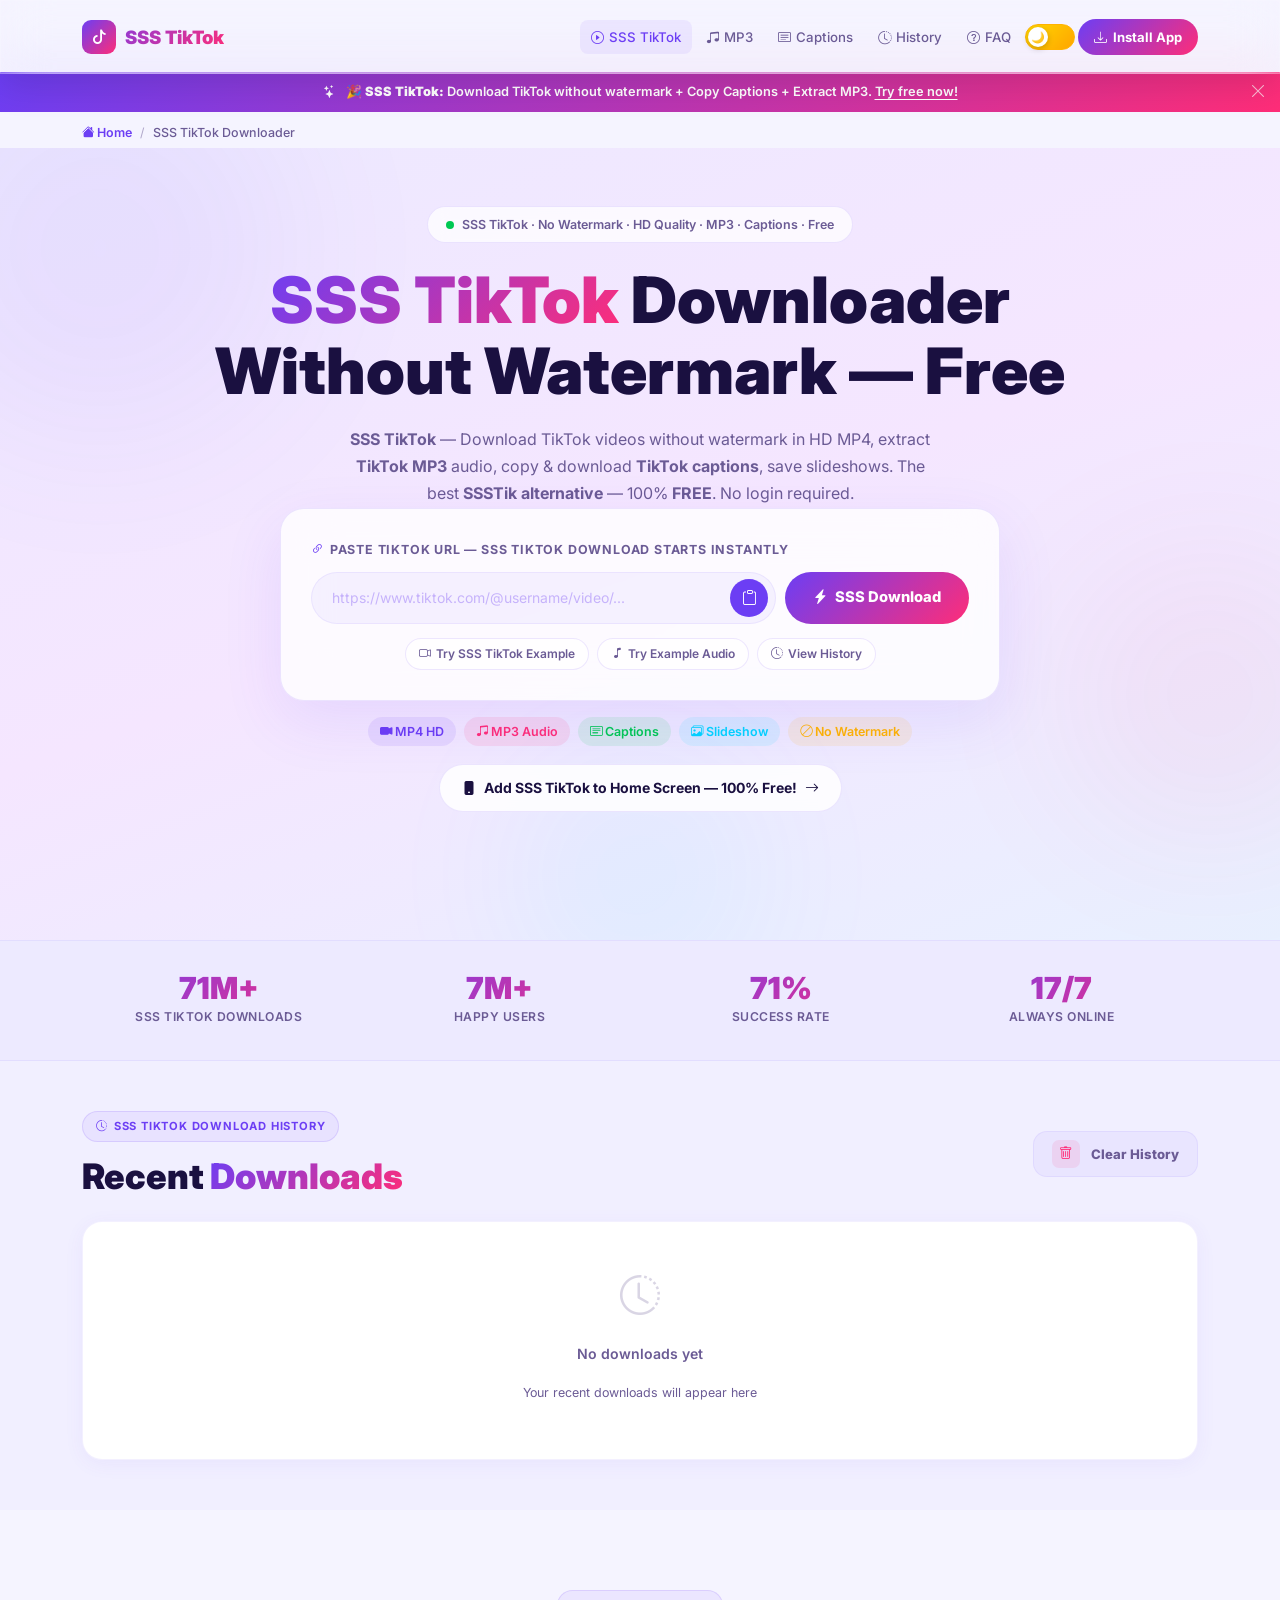
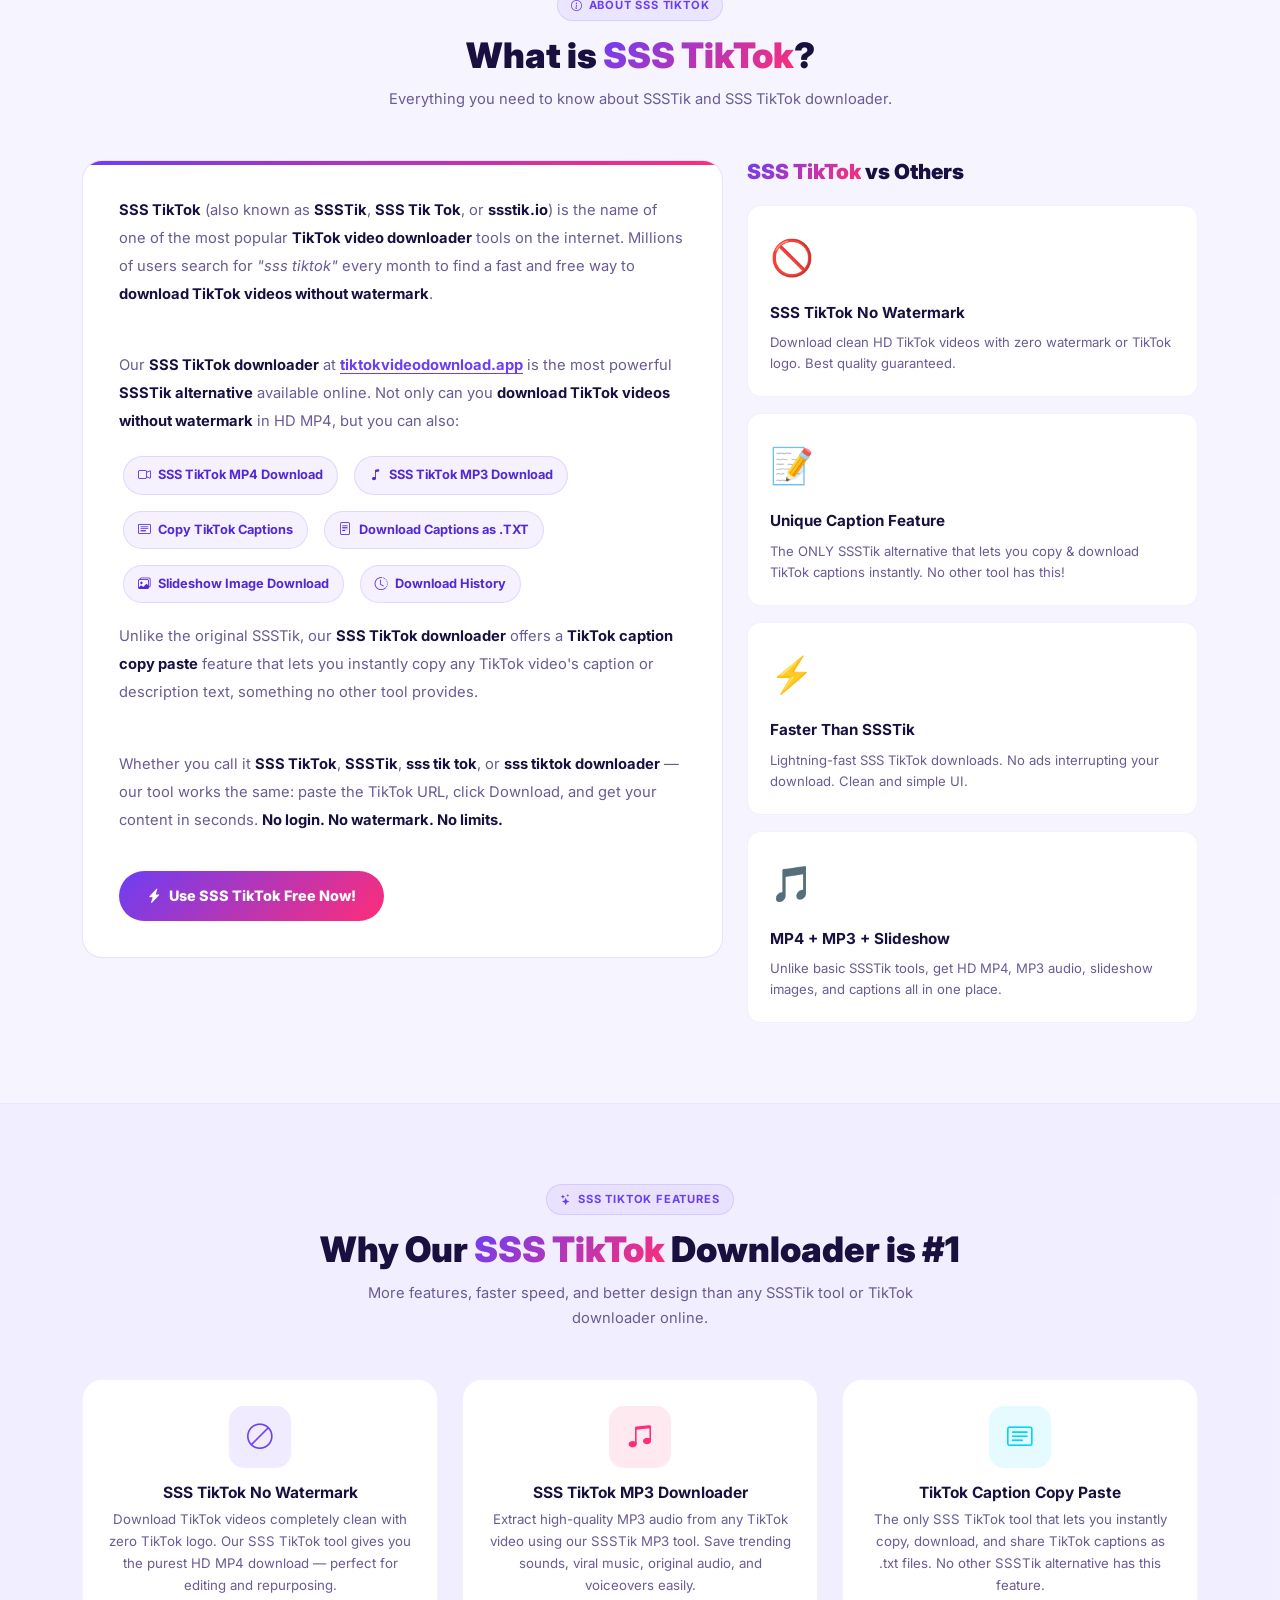
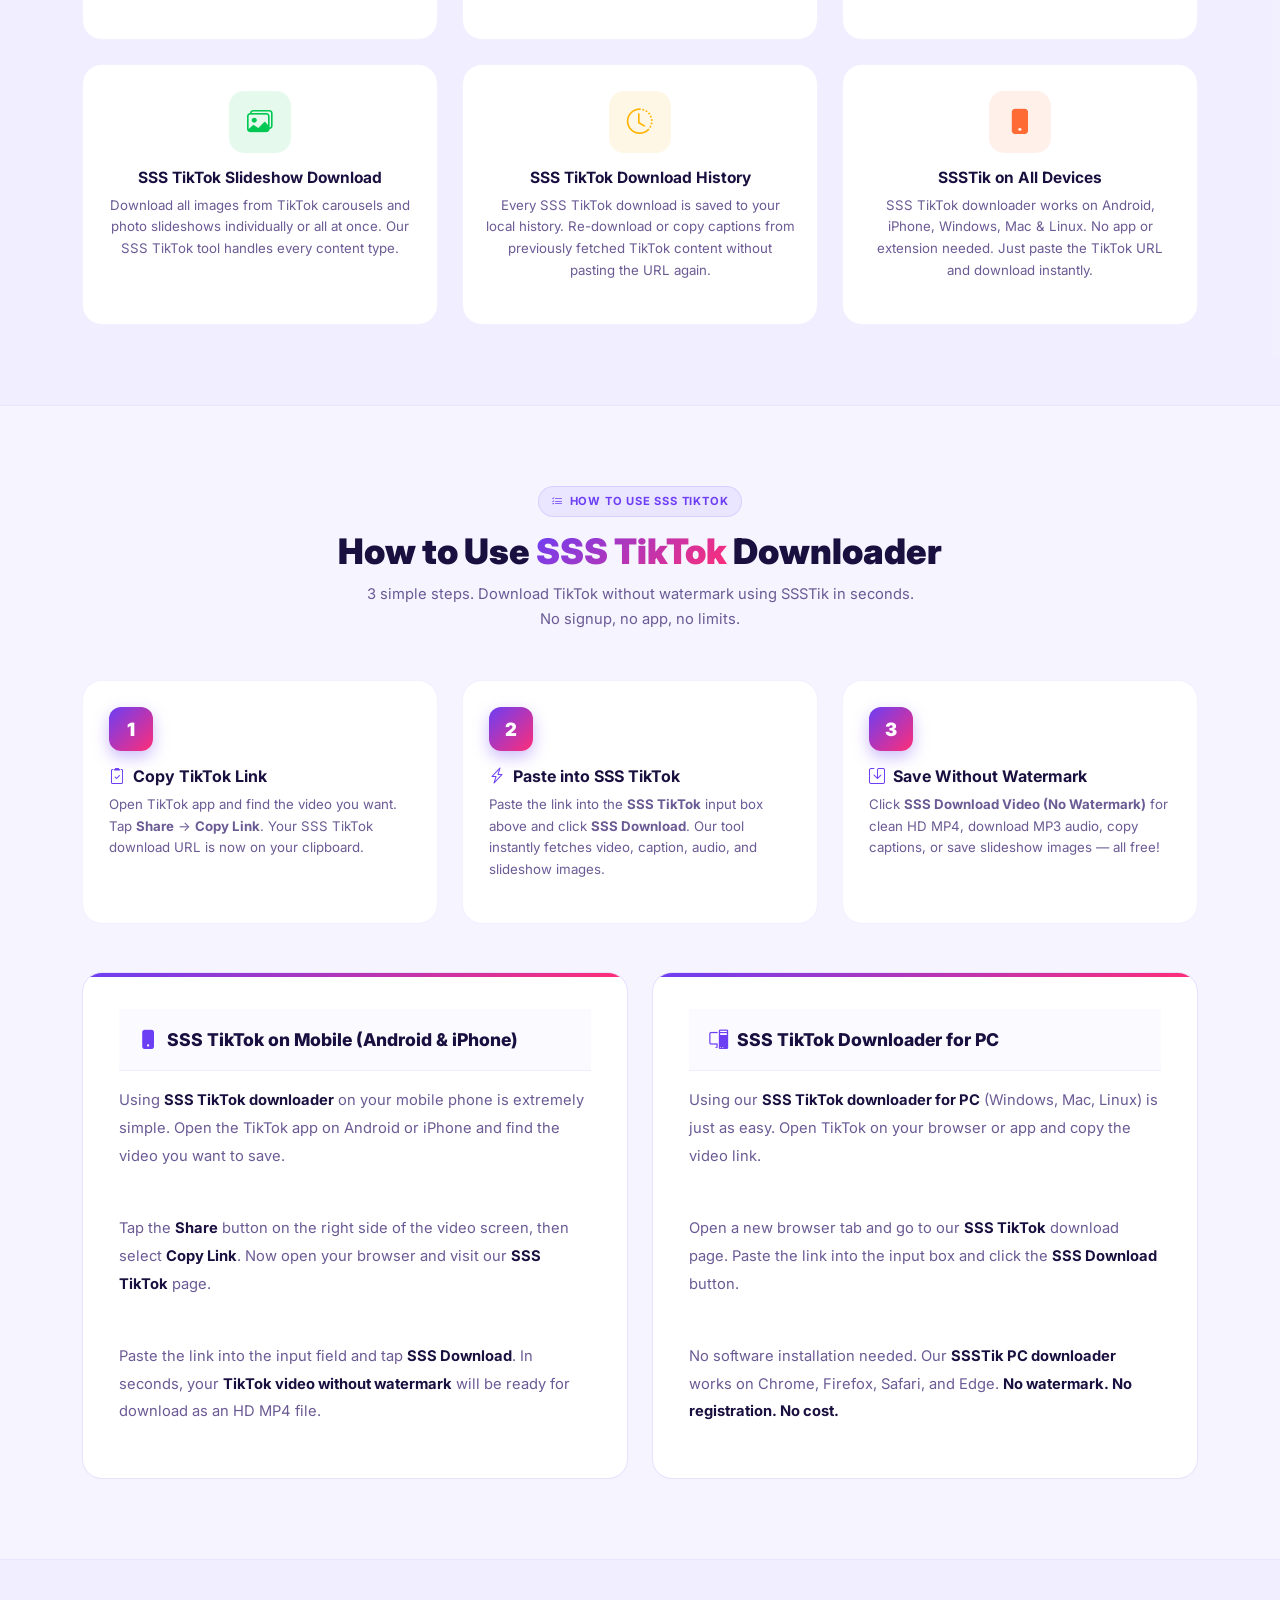
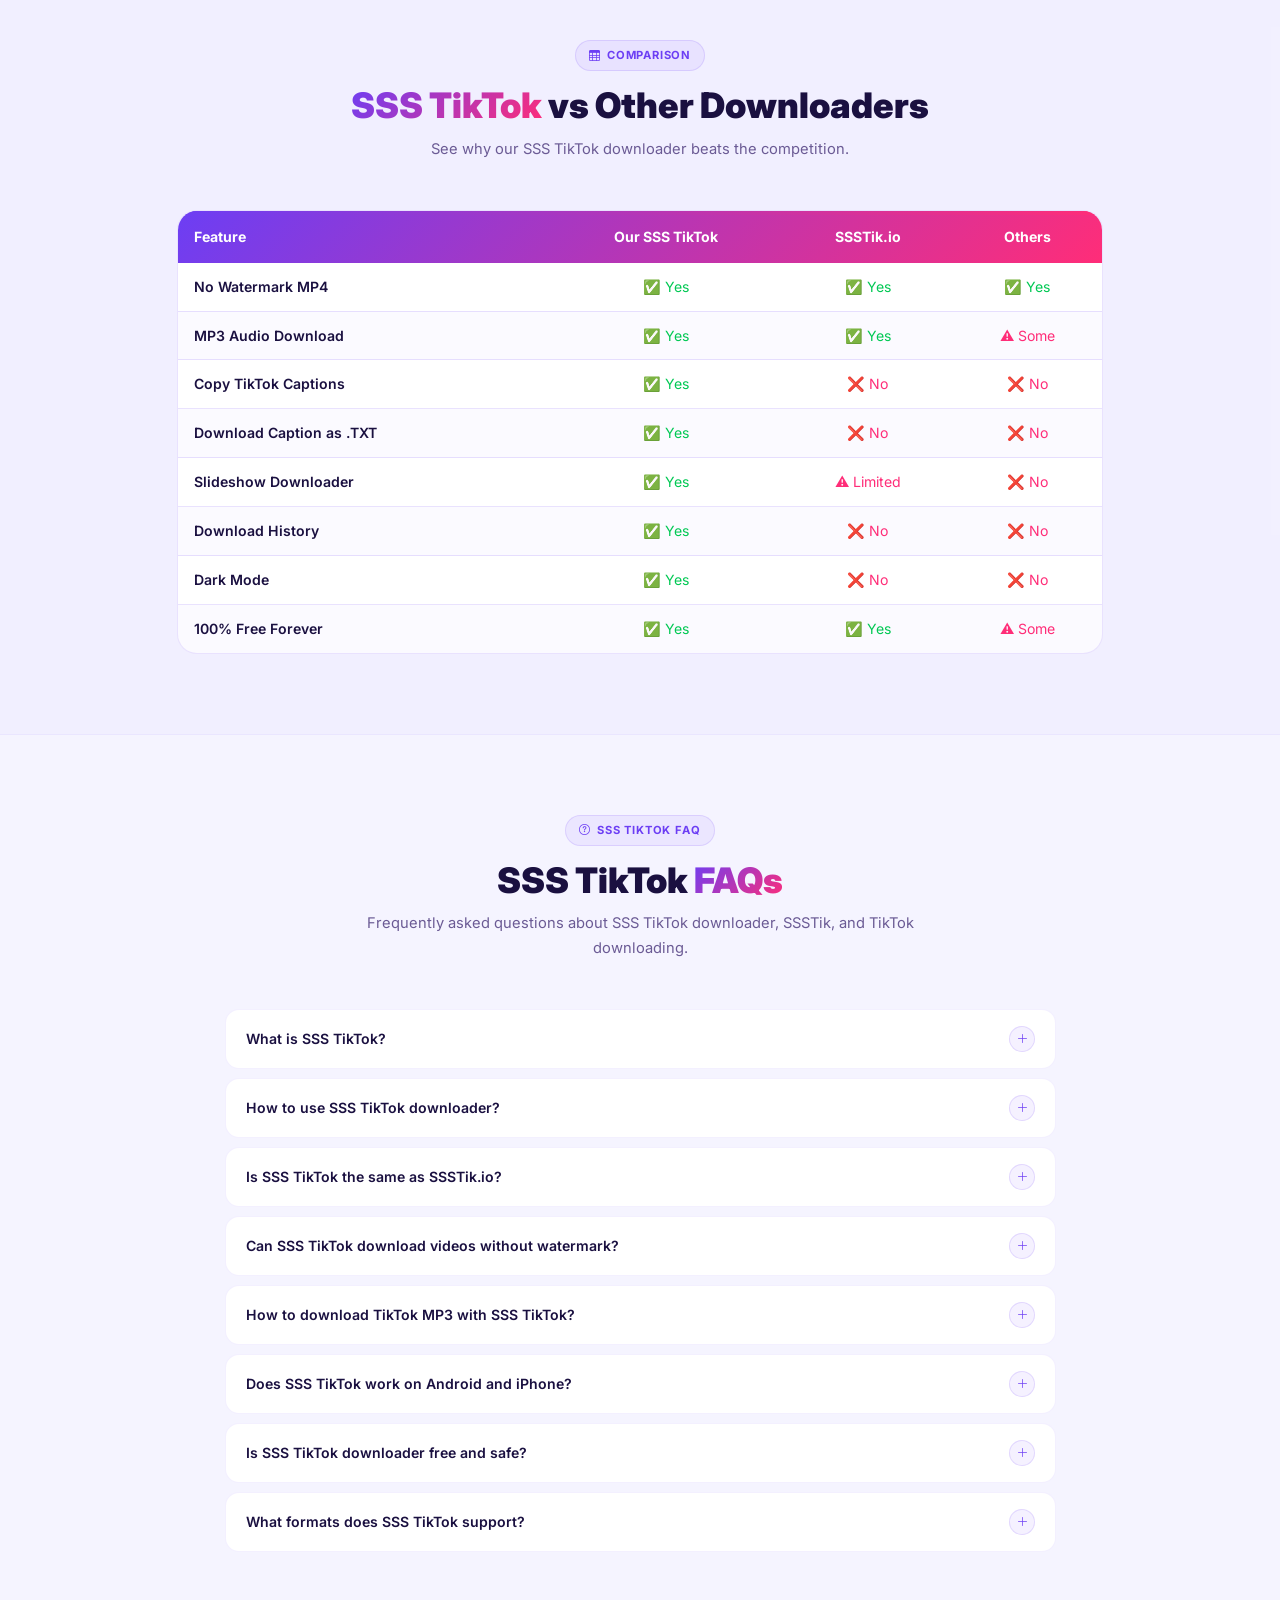
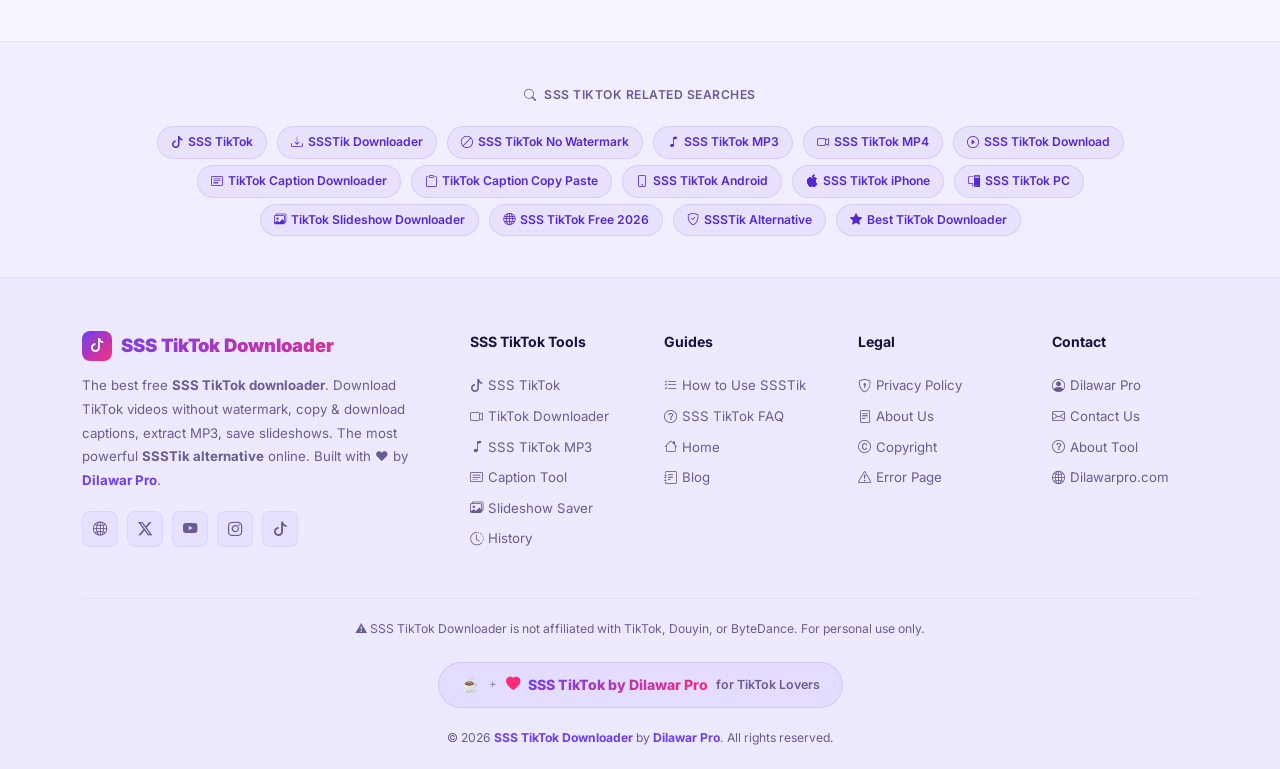
<file: ssstiktok.html>
<!DOCTYPE html>
<html lang="en" data-theme="light">
<head>
    <meta charset="UTF-8">
    <meta name="viewport" content="width=device-width, initial-scale=1.0">
    <!-- ============================================================
         PRIMARY SEO - Optimized for "SSS TikTok" + Related Keywords
    ============================================================ -->
    <title>SSS TikTok Downloader - Download TikTok Video Without Watermark Free</title>
    <meta name="description" content="SSS TikTok downloader - Download TikTok videos without watermark in HD MP4, extract MP3 audio, copy TikTok captions free. SSSTik alternative with more features. No login, no limits, 100% free!">
    <meta name="author" content="Dilawar Pro">
    <meta name="robots" content="index, follow, max-image-preview:large, max-snippet:-1, max-video-preview:-1">
    <meta name="theme-color" content="#6C3EF4">
    <meta name="google" content="notranslate">

    <!-- Canonical & Alternate -->
    <link rel="canonical" href="https://tiktokvideodownload.app/ssstiktok">
    <link rel="alternate" href="https://tiktokvideodownload.app/ssstiktok" hreflang="en">
    <link rel="alternate" href="https://tiktokvideodownload.app/ssstiktok" hreflang="x-default">

    <!-- Favicon -->
    <link rel="shortcut icon" href="assets/img/favicon.png" type="image/x-icon">
    <link rel="manifest" href="manifest.json">
    <meta name="msapplication-TileColor" content="#6C3EF4">

    <!-- ============================================================
         OPEN GRAPH - Optimized for SSS TikTok
    ============================================================ -->
    <meta property="og:type" content="website">
    <meta property="og:url" content="https://tiktokvideodownload.app/ssstiktok">
    <meta property="og:title" content="SSS TikTok Downloader - Download TikTok Without Watermark Free">
    <meta property="og:description" content="SSS TikTok downloader - Best SSSTik alternative. Download TikTok videos without watermark in HD MP4, extract MP3, copy captions. 100% free, no login needed!">
    <meta property="og:image" content="https://tiktokvideodownload.app/og-image.jpg">
    <meta property="og:image:width" content="1200">
    <meta property="og:image:height" content="630">
    <meta property="og:image:alt" content="SSS TikTok Downloader - Download TikTok Without Watermark">
    <meta property="og:site_name" content="SSS TikTok Downloader by Dilawar Pro">
    <meta property="og:locale" content="en_US">

    <!-- ============================================================
         TWITTER CARD
    ============================================================ -->
    <meta name="twitter:card" content="summary_large_image">
    <meta name="twitter:title" content="SSS TikTok Downloader - No Watermark | MP3 | Free">
    <meta name="twitter:description" content="SSS TikTok - Download TikTok videos without watermark, extract MP3, copy captions. Best SSSTik alternative. 100% free!">
    <meta name="twitter:image" content="https://tiktokvideodownload.app/og-image.jpg">
    <meta name="twitter:image:alt" content="SSS TikTok Downloader">

    <!-- ============================================================
         SCHEMA MARKUP - Enhanced for SSS TikTok
    ============================================================ -->

    <!-- WebSite Schema with SearchAction -->
    <script type="application/ld+json">
    {
      "@context": "https://schema.org",
      "@type": "WebSite",
      "name": "SSS TikTok Downloader",
      "alternateName": ["SSSTik", "SSS TikTok", "SSSKTik Downloader", "SSS Tik Tok"],
      "url": "https://tiktokvideodownload.app/ssstiktok",
      "description": "SSS TikTok downloader - Download TikTok videos without watermark in HD MP4, extract MP3 audio, copy TikTok captions. Best SSSTik alternative online.",
      "potentialAction": {
        "@type": "SearchAction",
        "target": {
          "@type": "EntryPoint",
          "urlTemplate": "https://tiktokvideodownload.app/ssstiktok?url={search_term_string}"
        },
        "query-input": "required name=search_term_string"
      }
    }
    </script>

    <!-- WebApplication Schema -->
    <script type="application/ld+json">
    {
      "@context": "https://schema.org",
      "@type": "WebApplication",
      "name": "SSS TikTok Downloader",
      "alternateName": ["SSSTik", "SSS TikTok", "SSSKTik Downloader", "SSS Tik Tok Downloader", "TikTok Downloader No Watermark"],
      "url": "https://tiktokvideodownload.app/ssstiktok",
      "description": "SSS TikTok downloader - Download TikTok videos without watermark in HD MP4, extract MP3 audio, copy & download TikTok captions. Best free SSSTik alternative.",
      "applicationCategory": "MultimediaApplication",
      "operatingSystem": "All",
      "browserRequirements": "Requires JavaScript. Works in Chrome, Firefox, Safari, Edge.",
      "offers": {
        "@type": "Offer",
        "price": "0",
        "priceCurrency": "USD"
      },
      "author": {
        "@type": "Person",
        "name": "Dilawar Pro",
        "url": "https://dilawarpro.com"
      },
      "featureList": [
        "SSS TikTok video download without watermark",
        "SSSTik MP3 audio extractor",
        "TikTok caption copy paste tool",
        "TikTok slideshow downloader",
        "HD MP4 TikTok downloader",
        "TikTok watermark remover",
        "Download history & favorites",
        "Works on all devices"
      ]
    }
    </script>

    <!-- Organization Schema -->
    <script type="application/ld+json">
    {
      "@context": "https://schema.org",
      "@type": "Organization",
      "name": "SSS TikTok Downloader by Dilawar Pro",
      "url": "https://tiktokvideodownload.app",
      "logo": "https://tiktokvideodownload.app/assets/img/favicon.png",
      "description": "Best free SSS TikTok downloader alternative. Download TikTok without watermark, extract MP3, copy captions.",
      "sameAs": [
        "https://dilawarpro.com"
      ]
    }
    </script>

    <!-- HowTo Schema -->
    <script type="application/ld+json">
    {
      "@context": "https://schema.org",
      "@type": "HowTo",
      "name": "How to Use SSS TikTok Downloader",
      "description": "Download TikTok videos without watermark using SSS TikTok downloader in 3 easy steps.",
      "totalTime": "PT1M",
      "step": [
        {
          "@type": "HowToStep",
          "position": 1,
          "name": "Copy TikTok Video URL",
          "text": "Open TikTok app, find the video you want to download. Tap the Share button and select Copy Link. Your SSS TikTok download URL is now on your clipboard.",
          "url": "https://tiktokvideodownload.app/ssstiktok#step1"
        },
        {
          "@type": "HowToStep",
          "position": 2,
          "name": "Paste URL into SSS TikTok Downloader",
          "text": "Visit tiktokvideodownload.app/ssstiktok and paste the TikTok link into the input field. Click the Download button to start processing.",
          "url": "https://tiktokvideodownload.app/ssstiktok#step2"
        },
        {
          "@type": "HowToStep",
          "position": 3,
          "name": "Download TikTok Without Watermark",
          "text": "Click Download Video (No Watermark) to save the clean HD MP4. Or download MP3 audio, copy captions, or save slideshow images — all free!",
          "url": "https://tiktokvideodownload.app/ssstiktok#step3"
        }
      ]
    }
    </script>

    <!-- FAQPage Schema - SSS TikTok Specific -->
    <script type="application/ld+json">
    {
      "@context": "https://schema.org",
      "@type": "FAQPage",
      "mainEntity": [
        {
          "@type": "Question",
          "name": "What is SSS TikTok?",
          "acceptedAnswer": {
            "@type": "Answer",
            "text": "SSS TikTok (also written as SSSTik or SSSKTik) is a popular TikTok video downloader that allows users to download TikTok videos without watermark for free. Our SSS TikTok downloader at tiktokvideodownload.app offers additional features like MP3 extraction, caption copying, and slideshow downloading."
          }
        },
        {
          "@type": "Question",
          "name": "How to use SSS TikTok downloader?",
          "acceptedAnswer": {
            "@type": "Answer",
            "text": "To use SSS TikTok downloader: 1) Copy the TikTok video URL from the TikTok app by tapping Share > Copy Link. 2) Paste the URL into the input field at tiktokvideodownload.app/ssstiktok. 3) Click Download and choose your preferred format - No Watermark MP4, MP3 audio, or copy captions."
          }
        },
        {
          "@type": "Question",
          "name": "Is SSS TikTok downloader free?",
          "acceptedAnswer": {
            "@type": "Answer",
            "text": "Yes! Our SSS TikTok downloader is 100% free. No registration, no login, no subscription required. Download unlimited TikTok videos without watermark, extract MP3 audio, and copy TikTok captions all completely free."
          }
        },
        {
          "@type": "Question",
          "name": "What is the difference between SSS TikTok and SSSTik?",
          "acceptedAnswer": {
            "@type": "Answer",
            "text": "SSS TikTok and SSSTik (ssstik.io) are different names for TikTok downloaders. Our tool at tiktokvideodownload.app is a superior SSSTik alternative offering additional features like TikTok caption downloading, copy-paste captions, MP3 extraction, slideshow download, and download history - all completely free."
          }
        },
        {
          "@type": "Question",
          "name": "Can SSS TikTok downloader save videos without watermark?",
          "acceptedAnswer": {
            "@type": "Answer",
            "text": "Yes! Our SSS TikTok downloader saves TikTok videos completely without watermark. The downloaded MP4 file contains no TikTok logo or branding, making it perfect for editing and repurposing content."
          }
        },
        {
          "@type": "Question",
          "name": "Does SSS TikTok work on iPhone and Android?",
          "acceptedAnswer": {
            "@type": "Answer",
            "text": "Yes! SSS TikTok downloader works perfectly on all devices including iPhone (iOS), Android phones, Windows PC, Mac, and Linux. No app installation required. Just open your browser, paste the TikTok URL and download."
          }
        },
        {
          "@type": "Question",
          "name": "How to download TikTok MP3 with SSS TikTok?",
          "acceptedAnswer": {
            "@type": "Answer",
            "text": "To download TikTok MP3 using SSS TikTok downloader: Copy the TikTok video URL, paste it at tiktokvideodownload.app/ssstiktok, click Download, then click Download MP3 Audio. The audio is saved as a high-quality MP3 file instantly."
          }
        },
        {
          "@type": "Question",
          "name": "Is SSS TikTok downloader safe to use?",
          "acceptedAnswer": {
            "@type": "Answer",
            "text": "Yes, our SSS TikTok downloader is completely safe. We do not store any videos, personal data, or download history on our servers. All processing happens locally. We never require login or personal information."
          }
        }
      ]
    }
    </script>

    <!-- BreadcrumbList Schema -->
    <script type="application/ld+json">
    {
      "@context": "https://schema.org",
      "@type": "BreadcrumbList",
      "itemListElement": [
        {
          "@type": "ListItem",
          "position": 1,
          "name": "Home",
          "item": "https://tiktokvideodownload.app/"
        },
        {
          "@type": "ListItem",
          "position": 2,
          "name": "SSS TikTok Downloader",
          "item": "https://tiktokvideodownload.app/ssstiktok"
        }
      ]
    }
    </script>

    <!-- ============================================================
         PERFORMANCE - Preconnect & Preload
    ============================================================ -->
    <link rel="preconnect" href="https://fonts.googleapis.com">
    <link rel="preconnect" href="https://fonts.gstatic.com" crossorigin>
    <link rel="preconnect" href="https://cdn.jsdelivr.net">
    <link rel="dns-prefetch" href="https://www.google-analytics.com">
    <link rel="preconnect" href="https://www.googletagmanager.com">
    <link rel="preload" href="assets/css/styles.css" as="style">
    <link rel="preload" href="assets/img/favicon.png" as="image">

    <!-- CDN -->
    <link href="https://cdn.jsdelivr.net/npm/bootstrap@5.3.3/dist/css/bootstrap.min.css" rel="stylesheet">
    <link href="https://cdn.jsdelivr.net/npm/bootstrap-icons@1.11.3/font/bootstrap-icons.min.css" rel="stylesheet">
    <link href="https://fonts.googleapis.com/css2?family=Inter:wght@300;400;500;600;700;800;900&display=swap" rel="stylesheet">
    <link rel="stylesheet" href="assets/css/styles.css">

    <!-- Google Analytics -->
    <script async src="https://www.googletagmanager.com/gtag/js?id=G-HDYW8DLB56"></script>
    <script>
        window.dataLayer = window.dataLayer || [];
        function gtag(){dataLayer.push(arguments);}
        gtag('js', new Date());
        gtag('config', 'G-HDYW8DLB56');
    </script>
</head>
<body>

<!-- ================================================================
     ANNOUNCEMENT BAR
================================================================ -->
<div class="announce-bar" id="announceBar" role="banner">
    <i class="bi bi-stars" aria-hidden="true"></i>
    <span>🎉 <strong>SSS TikTok:</strong> Download TikTok without watermark + Copy Captions + Extract MP3. <a href="#downloader">Try free now!</a></span>
    <button class="close-bar" onclick="closeAnnounceBar()" aria-label="Close announcement">
        <i class="bi bi-x-lg" aria-hidden="true"></i>
    </button>
</div>

<!-- ================================================================
     NAVBAR
================================================================ -->
<nav class="main-nav" id="mainNav" role="navigation" aria-label="Main navigation">
    <div class="container">
        <div class="d-flex align-items-center justify-content-between gap-3 flex-wrap">
            <a href="https://tiktokvideodownload.app/ssstiktok" class="brand" aria-label="SSS TikTok Downloader Home">
                <span class="brand-ico" aria-hidden="true"><i class="bi bi-tiktok"></i></span>
                SSS TikTok
            </a>
            <button class="hamburger" id="hamburgerBtn" aria-label="Toggle navigation menu" aria-expanded="false">
                <span></span><span></span><span></span>
            </button>
            <div class="nav-links" id="navLinks">
                <a href="#downloader" class="nav-link-item active"><i class="bi bi-play-circle" aria-hidden="true"></i> SSS TikTok</a>
                <a href="#mp3" class="nav-link-item"><i class="bi bi-music-note-beamed" aria-hidden="true"></i> MP3</a>
                <a href="#captions" class="nav-link-item"><i class="bi bi-card-text" aria-hidden="true"></i> Captions</a>
                <a href="#history-section" class="nav-link-item"><i class="bi bi-clock-history" aria-hidden="true"></i> History</a>
                <a href="#faq" class="nav-link-item"><i class="bi bi-question-circle" aria-hidden="true"></i> FAQ</a>
                <div class="theme-toggle" id="themeToggle" onclick="toggleTheme()" role="switch" aria-label="Toggle dark/light mode" tabindex="0" title="Toggle Theme">
                    <div class="tt-track">
                        <div class="tt-thumb" id="ttThumb"><span id="ttEmoji">🌙</span></div>
                    </div>
                </div>
                <button class="btn-install-nav" onclick="handleInstall()" aria-label="Install SSS TikTok Downloader App">
                    <i class="bi bi-download" aria-hidden="true"></i> Install App
                </button>
            </div>
        </div>
    </div>
</nav>

<!-- ================================================================
     BREADCRUMB - SEO
================================================================ -->
<div class="container" style="padding-top:10px;padding-bottom:5px;">
    <nav aria-label="Breadcrumb">
        <ol class="d-flex gap-2 list-unstyled align-items-center flex-wrap" style="font-size:0.78rem;color:var(--text-muted);margin:0;">
            <li><a href="https://tiktokvideodownload.app/" style="color:var(--primary);text-decoration:none;font-weight:600;"><i class="bi bi-house-fill" aria-hidden="true"></i> Home</a></li>
            <li style="opacity:0.5;">/</li>
            <li style="color:var(--text-muted);font-weight:500;">SSS TikTok Downloader</li>
        </ol>
    </nav>
</div>

<!-- ================================================================
     HERO - Optimized for SSS TikTok
================================================================ -->
<section class="hero" id="downloader" aria-labelledby="hero-h1">
    <div class="blob blob-1" aria-hidden="true"></div>
    <div class="blob blob-2" aria-hidden="true"></div>
    <div class="blob blob-3" aria-hidden="true"></div>
    <div class="hero-dots" aria-hidden="true">
        <div class="dot" style="left:7%;animation-delay:0s;animation-duration:7s;background:#6C3EF4;"></div>
        <div class="dot" style="left:21%;animation-delay:1.2s;animation-duration:5.5s;background:#FF2D78;"></div>
        <div class="dot" style="left:44%;animation-delay:2s;animation-duration:8s;background:#00D4FF;"></div>
        <div class="dot" style="left:67%;animation-delay:0.7s;animation-duration:6.5s;background:#6C3EF4;"></div>
        <div class="dot" style="left:84%;animation-delay:3s;animation-duration:7.5s;background:#FF2D78;"></div>
        <div class="dot" style="left:33%;animation-delay:1.8s;animation-duration:9s;background:#00C853;"></div>
        <div class="dot" style="left:56%;animation-delay:2.5s;animation-duration:6s;background:#FFB300;"></div>
        <div class="dot" style="left:77%;animation-delay:4s;animation-duration:8.5s;background:#6C3EF4;"></div>
    </div>

    <div class="container hero-inner" style="margin-top: 20px;">
        <div class="text-center">
            <div class="hero-badge">
                <span class="live-dot"></span>
                SSS TikTok · No Watermark · HD Quality · MP3 · Captions · Free
            </div>

            <!-- H1 - Primary Keyword Optimized -->
            <h1 class="hero-title" id="hero-h1">
                <span class="text-gradient">SSS TikTok</span> Downloader<br>
                Without Watermark — Free
            </h1>

            <!-- Hero Subtitle - Keyword Rich -->
            <p class="hero-subtitle">
                <strong>SSS TikTok</strong> — Download TikTok videos without watermark in HD MP4,
                extract <strong>TikTok MP3</strong> audio, copy &amp; download
                <strong>TikTok captions</strong>, save slideshows.
                The best <strong>SSSTik alternative</strong> — 100% <strong>FREE</strong>. No login required.
            </p>

            <!-- Download Box -->
            <div class="dl-box">
                <div class="url-label">
                    <i class="bi bi-link-45deg" aria-hidden="true"></i>
                    Paste TikTok URL — SSS TikTok Download Starts Instantly
                </div>
                <div class="input-row">
                    <div class="url-input-wrap">
                        <input
                            type="url" id="tiktokUrl" class="url-input"
                            placeholder="https://www.tiktok.com/@username/video/..."
                            aria-label="SSS TikTok video URL input"
                            autocomplete="off" spellcheck="false"
                        >
                        <button class="clear-btn" id="clearBtn" onclick="clearInput()" aria-label="Clear URL input">
                            <i class="bi bi-x-lg"></i>
                        </button>
                        <button class="btn-paste" onclick="pasteURL()" aria-label="Paste URL from clipboard">
                            <i class="bi bi-clipboard" aria-hidden="true"></i>
                        </button>
                    </div>
                    <button class="btn-main-dl" id="fetchBtn" onclick="fetchTikTok()" aria-label="SSS TikTok Download">
                        <i class="bi bi-lightning-charge-fill" aria-hidden="true"></i> SSS Download
                    </button>
                </div>

                <!-- Progress -->
                <div class="progress-section" id="progressSection">
                    <div class="progress-header">
                        <span class="progress-label" id="progressLabel">Connecting...</span>
                        <span class="progress-pct" id="progressPct">0%</span>
                    </div>
                    <div class="progress-track">
                        <div class="progress-fill" id="progressFill"></div>
                    </div>
                </div>

                <!-- Quick Actions -->
                <div class="quick-actions">
                    <span class="quick-tag" onclick="setExample('video')"><i class="bi bi-camera-video" aria-hidden="true"></i> Try SSS TikTok Example</span>
                    <span class="quick-tag" onclick="setExample('audio')"><i class="bi bi-music-note" aria-hidden="true"></i> Try Example Audio</span>
                    <span class="quick-tag" onclick="scrollToHistory()"><i class="bi bi-clock-history" aria-hidden="true"></i> View History</span>
                </div>
            </div>

            <!-- Supported Formats -->
            <div class="d-flex flex-wrap gap-2 justify-content-center mt-3" style="font-size:0.78rem;color:var(--text-muted);">
                <span style="background:rgba(108,62,244,0.1);color:var(--primary);padding:4px 12px;border-radius:20px;font-weight:600;">
                    <i class="bi bi-camera-video-fill" aria-hidden="true"></i> MP4 HD
                </span>
                <span style="background:rgba(255,45,120,0.1);color:var(--secondary);padding:4px 12px;border-radius:20px;font-weight:600;">
                    <i class="bi bi-music-note-beamed" aria-hidden="true"></i> MP3 Audio
                </span>
                <span style="background:rgba(0,200,83,0.1);color:var(--success);padding:4px 12px;border-radius:20px;font-weight:600;">
                    <i class="bi bi-card-text" aria-hidden="true"></i> Captions
                </span>
                <span style="background:rgba(0,212,255,0.1);color:#00D4FF;padding:4px 12px;border-radius:20px;font-weight:600;">
                    <i class="bi bi-images" aria-hidden="true"></i> Slideshow
                </span>
                <span style="background:rgba(255,179,0,0.1);color:#FFB300;padding:4px 12px;border-radius:20px;font-weight:600;">
                    <i class="bi bi-ban" aria-hidden="true"></i> No Watermark
                </span>
            </div>

            <a href="#" onclick="handleInstall(); return false;" class="btn-install-hero" aria-label="Install SSS TikTok Downloader as web app">
                <i class="bi bi-phone-fill" aria-hidden="true"></i>
                Add SSS TikTok to Home Screen — 100% Free!
                <i class="bi bi-arrow-right" aria-hidden="true"></i>
            </a>
        </div>
    </div>
</section>

<!-- ================================================================
     STATS
================================================================ -->
<section class="stats-bar" aria-label="SSS TikTok tool statistics">
    <div class="container">
        <div class="row g-2 justify-content-center">
            <div class="col-6 col-md-3">
                <div class="stat-item">
                    <span class="stat-num" data-target="100" data-suffix="M+">0</span>
                    <span class="stat-lbl">SSS TikTok Downloads</span>
                </div>
            </div>
            <div class="col-6 col-md-3">
                <div class="stat-item">
                    <span class="stat-num" data-target="10" data-suffix="M+">0</span>
                    <span class="stat-lbl">Happy Users</span>
                </div>
            </div>
            <div class="col-6 col-md-3">
                <div class="stat-item">
                    <span class="stat-num" data-target="99" data-suffix="%">0</span>
                    <span class="stat-lbl">Success Rate</span>
                </div>
            </div>
            <div class="col-6 col-md-3">
                <div class="stat-item">
                    <span class="stat-num" data-target="24" data-suffix="/7">0</span>
                    <span class="stat-lbl">Always Online</span>
                </div>
            </div>
        </div>
    </div>
</section>

<!-- ================================================================
     RESULT SECTION - (Same structure, same classes, same JS hooks)
================================================================ -->
<section class="result-section" id="resultSection" aria-live="polite" aria-label="SSS TikTok download results">
    <div class="container">
        <div class="text-center mb-4">
            <h2 class="section-title">Your SSS TikTok Content is <span class="text-gradient">Ready!</span></h2>
            <p class="section-desc">Preview, copy captions, and download your TikTok content without watermark.</p>
        </div>
        <div class="row g-4">

            <!-- Preview -->
            <div class="col-lg-5" id="mp3">
                <div class="res-card">
                    <div class="res-header">
                        <i class="bi bi-play-circle-fill text-gradient" style="font-size:1rem;" aria-hidden="true"></i>
                        <h5>Preview</h5>
                        <span class="res-badge" id="contentBadge">Video</span>
                    </div>
                    <div class="res-body">
                        <div class="video-wrap" id="videoWrap">
                            <video id="tiktokVideo" controls preload="metadata" aria-label="SSS TikTok video preview">
                                Your browser does not support video playback.
                            </video>
                        </div>
                        <div id="slideshowWrap" style="display:none;">
                            <button class="gallery-download-current" id="downloadCurrentImage" type="button" aria-label="Download this TikTok photo">
                                <i class="bi bi-download" aria-hidden="true"></i> Download This Image
                            </button>
                            <div class="slides-grid" id="slidesGrid" role="list" aria-label="TikTok slideshow images"></div>
                            <button class="gallery-download-all" type="button" onclick="downloadAllSlides()" aria-label="Download all TikTok slideshow photos">
                                <i class="bi bi-download" aria-hidden="true"></i> Download All Photos
                            </button>
                        </div>
                        <div id="previewPlaceholder" style="text-align:center;padding:28px;color:var(--text-muted);">
                            <i class="bi bi-collection-play" style="font-size:2.8rem;opacity:0.25;" aria-hidden="true"></i>
                            <p style="margin-top:9px;font-size:0.82rem;">SSS TikTok preview will appear here</p>
                        </div>
                    </div>
                </div>
            </div>

            <!-- Info + Caption + Downloads -->
            <div class="col-lg-7" id="captions">

                <!-- Video Info -->
                <div class="res-card mb-4" id="videoInfoCard" style="display:none;">
                    <div class="res-header">
                        <i class="bi bi-info-circle-fill" style="color:var(--accent);font-size:1rem;" aria-hidden="true"></i>
                        <h5>Video Information</h5>
                    </div>
                    <div class="res-body">
                        <div class="info-grid">
                            <div><div class="info-lbl">Author</div><div class="info-val" id="infoAuthor">—</div></div>
                            <div><div class="info-lbl">Duration</div><div class="info-val" id="infoDuration">—</div></div>
                            <div><div class="info-lbl"><i class="bi bi-heart-fill" style="color:var(--secondary);"></i> Likes</div><div class="info-val" id="infoLikes">—</div></div>
                            <div><div class="info-lbl"><i class="bi bi-eye-fill" style="color:var(--accent);"></i> Views</div><div class="info-val" id="infoViews">—</div></div>
                        </div>
                    </div>
                </div>

                <!-- Caption -->
                <div class="res-card mb-4">
                    <div class="res-card mt-4" id="captionCard">
                        <i class="bi bi-card-text" style="color:var(--accent);font-size:1rem;" aria-hidden="true"></i>
                        <h5>TikTok Caption / Description</h5>
                        <span class="copy-count-badge" id="copyCountBadge" style="display:none;">
                            <i class="bi bi-clipboard-check" aria-hidden="true"></i>
                            Copied <span id="copyCountNum">0</span>x
                        </span>
                    </div>
                    <div class="res-body">
                        <textarea id="captionArea" class="caption-ta" rows="4"
                            placeholder="SSS TikTok caption appears here automatically after fetching..."
                            aria-label="TikTok video caption text"></textarea>
                        <div class="char-count" id="charCount"></div>
                        <div class="d-flex gap-2 mt-3 flex-wrap">
                            <button class="dl-btn db-cap" style="padding:10px 16px;flex:1;min-width:130px;" onclick="copyCaption()" aria-label="Copy TikTok caption">
                                <div class="dbi" style="width:30px;height:30px;border-radius:7px;font-size:0.9rem;"><i class="bi bi-clipboard" aria-hidden="true"></i></div>
                                <span class="dl-btn-info"><span class="dl-btn-title" style="font-size:0.82rem;">Copy Caption</span></span>
                            </button>
                            <button class="dl-btn db-txt" style="padding:10px 16px;flex:1;min-width:130px;" onclick="saveCaption()" aria-label="Save caption as text file">
                                <div class="dbi" style="width:30px;height:30px;border-radius:7px;font-size:0.9rem;background:rgba(108,62,244,0.1);color:var(--primary);"><i class="bi bi-file-text" aria-hidden="true"></i></div>
                                <span class="dl-btn-info"><span class="dl-btn-title" style="font-size:0.82rem;">Save as .txt</span></span>
                            </button>
                            <button class="dl-btn db-txt" style="padding:10px 16px;flex:1;min-width:130px;" onclick="shareCaption()" aria-label="Share TikTok caption">
                                <div class="dbi" style="width:30px;height:30px;border-radius:7px;font-size:0.9rem;background:rgba(0,200,83,0.1);color:var(--success);"><i class="bi bi-share" aria-hidden="true"></i></div>
                                <span class="dl-btn-info"><span class="dl-btn-title" style="font-size:0.82rem;">Share Caption</span></span>
                            </button>
                        </div>
                    </div>
                </div>

                <!-- Downloads -->
                <div class="res-card">
                    <div class="res-header">
                        <i class="bi bi-download" style="color:var(--success);font-size:1rem;" aria-hidden="true"></i>
                        <h5>SSS TikTok Download Options</h5>
                    </div>
                    <div class="res-body">
                        <div class="dl-btn-list">
                            <button class="dl-btn db-mp4" id="btnMp4" style="display:none;" onclick="doMp4()" aria-label="SSS TikTok download video without watermark">
                                <div class="dbi"><i class="bi bi-camera-video-fill" aria-hidden="true"></i></div>
                                <div class="dl-btn-info">
                                    <span class="dl-btn-title">SSS Download Video (No Watermark)</span>
                                    <span class="dl-btn-sub">HD MP4 · Best Quality · No TikTok Logo</span>
                                </div>
                                <i class="bi bi-arrow-right dl-arrow" aria-hidden="true"></i>
                            </button>
                            <button class="dl-btn db-mp3" id="btnMp3" style="display:none;" onclick="doMp3()" aria-label="SSS TikTok download audio as MP3">
                                <div class="dbi"><i class="bi bi-music-note-beamed" aria-hidden="true"></i></div>
                                <div class="dl-btn-info">
                                    <span class="dl-btn-title">SSS TikTok MP3 Download</span>
                                    <span class="dl-btn-sub">High Quality Audio · TikTok Sound Extractor</span>
                                </div>
                                <i class="bi bi-arrow-right dl-arrow" aria-hidden="true"></i>
                            </button>
                            <button class="dl-btn db-img" id="btnAllImg" style="display:none;" onclick="downloadAllSlides()" aria-label="Download all TikTok slideshow images">
                                <div class="dbi"><i class="bi bi-images" aria-hidden="true"></i></div>
                                <div class="dl-btn-info">
                                    <span class="dl-btn-title">Download All Slideshow Images</span>
                                    <span class="dl-btn-sub" id="btnAllImgSub">TikTok Carousel · All Slides</span>
                                </div>
                                <i class="bi bi-arrow-right dl-arrow" aria-hidden="true"></i>
                            </button>
                        </div>
                        <p class="mt-3 mb-0" style="font-size:0.73rem;color:var(--text-muted);text-align: center;align-items:center;gap:5px;">
                            <i class="bi bi-shield-check" style="color:var(--success);" aria-hidden="true"></i>
                            SSS TikTok Secure Download. No data stored. No tracking. No watermark.
                        </p>
                    </div>
                </div>

            </div>
        </div>

        <!-- Rating Section -->
        <div class="row mt-4">
            <div class="col-12">
                <div class="rating-section">
                    <h4 style="font-size:1rem;font-weight:700;margin-bottom:4px;">Rate SSS TikTok Downloader</h4>
                    <p style="font-size:0.82rem;color:var(--text-muted);margin-bottom:10px;">Was this SSS TikTok tool helpful? Let us know!</p>
                    <div class="stars-display" role="group" aria-label="Rate SSS TikTok tool">
                        <button class="star-btn" data-star="1" onclick="rateTool(1)" aria-label="Rate 1 star">⭐</button>
                        <button class="star-btn" data-star="2" onclick="rateTool(2)" aria-label="Rate 2 stars">⭐</button>
                        <button class="star-btn" data-star="3" onclick="rateTool(3)" aria-label="Rate 3 stars">⭐</button>
                        <button class="star-btn" data-star="4" onclick="rateTool(4)" aria-label="Rate 4 stars">⭐</button>
                        <button class="star-btn" data-star="5" onclick="rateTool(5)" aria-label="Rate 5 stars">⭐</button>
                    </div>
                    <div class="rating-label" id="ratingLabel">Click a star to rate SSS TikTok</div>
                    <div class="rating-count">⭐ 4.9 average from 10M+ SSS TikTok ratings</div>
                </div>
            </div>
        </div>
    </div>
</section>

<!-- ================================================================
     HISTORY SECTION
================================================================ -->
<section class="history-section section-alt" id="history-section" aria-labelledby="history-h2">
    <div class="container">
        <div class="d-flex align-items-center justify-content-between flex-wrap gap-3 mb-4">
            <div>
                <span class="section-label"><i class="bi bi-clock-history" aria-hidden="true"></i> SSS TikTok Download History</span>
                <h2 class="section-title" style="margin-bottom:0;">Recent <span class="text-gradient">Downloads</span></h2>
            </div>
            <button class="dl-btn db-txt" style="padding:8px 18px;width:auto;" onclick="clearHistory()" aria-label="Clear SSS TikTok download history">
                <div class="dbi" style="width:28px;height:28px;border-radius:7px;font-size:0.85rem;background:rgba(255,45,120,0.1);color:var(--secondary);"><i class="bi bi-trash" aria-hidden="true"></i></div>
                <span class="dl-btn-info"><span class="dl-btn-title" style="font-size:0.82rem;">Clear History</span></span>
            </button>
        </div>
        <div class="history-card">
            <div id="historyList">
                <div class="history-empty">
                    <i class="bi bi-clock-history" aria-hidden="true"></i>
                    <p style="font-size:0.88rem;font-weight:600;">No SSS TikTok downloads yet</p>
                    <p style="font-size:0.78rem;">Your recent SSS TikTok downloads will appear here</p>
                </div>
            </div>
        </div>
    </div>
</section>

<!-- ================================================================
     WHAT IS SSS TIKTOK — NEW SEO CONTENT SECTION
================================================================ -->
<section class="section-pad" aria-labelledby="what-is-sss-h2">
    <div class="container">
        <div class="text-center mb-5">
            <span class="section-label"><i class="bi bi-info-circle" aria-hidden="true"></i> About SSS TikTok</span>
            <h2 class="section-title" id="what-is-sss-h2">What is <span class="text-gradient">SSS TikTok</span>?</h2>
            <p class="section-desc">Everything you need to know about SSSTik and SSS TikTok downloader.</p>
        </div>
        <div class="row g-4 align-items-start">
            <div class="col-lg-7">
                <div class="story-card">
                    <div class="story-body">
                        <p>
                            <strong>SSS TikTok</strong> (also known as <strong>SSSTik</strong>, <strong>SSS Tik Tok</strong>, or <strong>ssstik.io</strong>)
                            is the name of one of the most popular <strong>TikTok video downloader</strong> tools on the internet.
                            Millions of users search for <em>"sss tiktok"</em> every month to find a fast and free way to
                            <strong>download TikTok videos without watermark</strong>.
                        </p>
                        <br>
                        <p>
                            Our <strong>SSS TikTok downloader</strong> at <a href="https://tiktokvideodownload.app/ssstiktok" style="color:var(--primary);font-weight:700;">tiktokvideodownload.app</a>
                            is the most powerful <strong>SSSTik alternative</strong> available online.
                            Not only can you <strong>download TikTok videos without watermark</strong> in HD MP4,
                            but you can also:
                        </p>
                        <div class="d-flex flex-wrap gap-2 my-3">
                            <span class="story-highlight"><i class="bi bi-camera-video" aria-hidden="true"></i> SSS TikTok MP4 Download</span>
                            <span class="story-highlight"><i class="bi bi-music-note" aria-hidden="true"></i> SSS TikTok MP3 Download</span>
                            <span class="story-highlight"><i class="bi bi-card-text" aria-hidden="true"></i> Copy TikTok Captions</span>
                            <span class="story-highlight"><i class="bi bi-file-text" aria-hidden="true"></i> Download Captions as .TXT</span>
                            <span class="story-highlight"><i class="bi bi-images" aria-hidden="true"></i> Slideshow Image Download</span>
                            <span class="story-highlight"><i class="bi bi-clock-history" aria-hidden="true"></i> Download History</span>
                        </div>
                        <p>
                            Unlike the original SSSTik, our <strong>SSS TikTok downloader</strong> offers a
                            <strong>TikTok caption copy paste</strong> feature that lets you instantly copy any TikTok video's caption
                            or description text, something no other tool provides.
                        </p>
                        <br>
                        <p>
                            Whether you call it <strong>SSS TikTok</strong>, <strong>SSSTik</strong>, <strong>sss tik tok</strong>,
                            or <strong>sss tiktok downloader</strong> — our tool works the same: paste the TikTok URL,
                            click Download, and get your content in seconds. <strong>No login. No watermark. No limits.</strong>
                        </p>
                    </div>
                    <a href="#downloader" class="story-cta" aria-label="Use SSS TikTok Downloader Free">
                        <i class="bi bi-lightning-charge-fill" aria-hidden="true"></i> Use SSS TikTok Free Now!
                    </a>
                </div>
            </div>
            <div class="col-lg-5">
                <h3 class="section-title" style="font-size:1.3rem;margin-bottom:20px;"><span class="text-gradient">SSS TikTok</span> vs Others</h3>
                <div class="row g-3">
                    <div class="col-12">
                        <div class="usecase-card">
                            <span class="usecase-icon" role="img" aria-label="No Watermark">🚫</span>
                            <div class="usecase-title">SSS TikTok No Watermark</div>
                            <div class="usecase-desc">Download clean HD TikTok videos with zero watermark or TikTok logo. Best quality guaranteed.</div>
                        </div>
                    </div>
                    <div class="col-12">
                        <div class="usecase-card">
                            <span class="usecase-icon" role="img" aria-label="Caption">📝</span>
                            <div class="usecase-title">Unique Caption Feature</div>
                            <div class="usecase-desc">The ONLY SSSTik alternative that lets you copy & download TikTok captions instantly. No other tool has this!</div>
                        </div>
                    </div>
                    <div class="col-12">
                        <div class="usecase-card">
                            <span class="usecase-icon" role="img" aria-label="Speed">⚡</span>
                            <div class="usecase-title">Faster Than SSSTik</div>
                            <div class="usecase-desc">Lightning-fast SSS TikTok downloads. No ads interrupting your download. Clean and simple UI.</div>
                        </div>
                    </div>
                    <div class="col-12">
                        <div class="usecase-card">
                            <span class="usecase-icon" role="img" aria-label="All Formats">🎵</span>
                            <div class="usecase-title">MP4 + MP3 + Slideshow</div>
                            <div class="usecase-desc">Unlike basic SSSTik tools, get HD MP4, MP3 audio, slideshow images, and captions all in one place.</div>
                        </div>
                    </div>
                </div>
            </div>
        </div>
    </div>
</section>

<div class="divider"></div>

<!-- ================================================================
     FEATURES - SSS TikTok Optimized
================================================================ -->
<section class="section-pad section-alt" aria-labelledby="feat-h2">
    <div class="container">
        <div class="text-center mb-5">
            <span class="section-label"><i class="bi bi-stars" aria-hidden="true"></i> SSS TikTok Features</span>
            <h2 class="section-title" id="feat-h2">Why Our <span class="text-gradient">SSS TikTok</span> Downloader is #1</h2>
            <p class="section-desc">More features, faster speed, and better design than any SSSTik tool or TikTok downloader online.</p>
        </div>
        <div class="row g-4">
            <div class="col-md-6 col-lg-4">
                <article class="feat-card">
                    <div class="feat-icon fi-1"><i class="bi bi-ban" aria-hidden="true"></i></div>
                    <h3 class="feat-title">SSS TikTok No Watermark</h3>
                    <p class="feat-desc">Download TikTok videos completely clean with zero TikTok logo. Our SSS TikTok tool gives you the purest HD MP4 download — perfect for editing and repurposing.</p>
                </article>
            </div>
            <div class="col-md-6 col-lg-4">
                <article class="feat-card">
                    <div class="feat-icon fi-2"><i class="bi bi-music-note-beamed" aria-hidden="true"></i></div>
                    <h3 class="feat-title">SSS TikTok MP3 Downloader</h3>
                    <p class="feat-desc">Extract high-quality MP3 audio from any TikTok video using our SSSTik MP3 tool. Save trending sounds, viral music, original audio, and voiceovers easily.</p>
                </article>
            </div>
            <div class="col-md-6 col-lg-4">
                <article class="feat-card">
                    <div class="feat-icon fi-3"><i class="bi bi-card-text" aria-hidden="true"></i></div>
                    <h3 class="feat-title">TikTok Caption Copy Paste</h3>
                    <p class="feat-desc">The only SSS TikTok tool that lets you instantly copy, download, and share TikTok captions as .txt files. No other SSSTik alternative has this feature.</p>
                </article>
            </div>
            <div class="col-md-6 col-lg-4">
                <article class="feat-card">
                    <div class="feat-icon fi-4"><i class="bi bi-images" aria-hidden="true"></i></div>
                    <h3 class="feat-title">SSS TikTok Slideshow Download</h3>
                    <p class="feat-desc">Download all images from TikTok carousels and photo slideshows individually or all at once. Our SSS TikTok tool handles every content type.</p>
                </article>
            </div>
            <div class="col-md-6 col-lg-4">
                <article class="feat-card">
                    <div class="feat-icon fi-5"><i class="bi bi-clock-history" aria-hidden="true"></i></div>
                    <h3 class="feat-title">SSS TikTok Download History</h3>
                    <p class="feat-desc">Every SSS TikTok download is saved to your local history. Re-download or copy captions from previously fetched TikTok content without pasting the URL again.</p>
                </article>
            </div>
            <div class="col-md-6 col-lg-4">
                <article class="feat-card">
                    <div class="feat-icon fi-6"><i class="bi bi-phone-fill" aria-hidden="true"></i></div>
                    <h3 class="feat-title">SSSTik on All Devices</h3>
                    <p class="feat-desc">SSS TikTok downloader works on Android, iPhone, Windows, Mac & Linux. No app or extension needed. Just paste the TikTok URL and download instantly.</p>
                </article>
            </div>
        </div>
    </div>
</section>

<div class="divider"></div>

<!-- ================================================================
     HOW TO USE SSS TIKTOK - SEO Content
================================================================ -->
<section class="section-pad" id="how-it-works" aria-labelledby="hiw-h2">
    <div class="container">
        <div class="text-center mb-5">
            <span class="section-label"><i class="bi bi-list-check" aria-hidden="true"></i> How to Use SSS TikTok</span>
            <h2 class="section-title" id="hiw-h2">How to Use <span class="text-gradient">SSS TikTok</span> Downloader</h2>
            <p class="section-desc">3 simple steps. Download TikTok without watermark using SSSTik in seconds. No signup, no app, no limits.</p>
        </div>

        <!-- Step Cards -->
        <div class="row g-4 justify-content-center" id="step1">
            <div class="col-md-4">
                <div class="step-card">
                    <div class="step-num">1</div>
                    <h3 class="step-title"><i class="bi bi-clipboard2-check me-2" style="color:var(--primary);" aria-hidden="true"></i>Copy TikTok Link</h3>
                    <p class="step-desc">Open TikTok app and find the video you want. Tap <strong>Share</strong> → <strong>Copy Link</strong>. Your SSS TikTok download URL is now on your clipboard.</p>
                </div>
            </div>
            <div class="col-md-4" id="step2">
                <div class="step-card">
                    <div class="step-num">2</div>
                    <h3 class="step-title"><i class="bi bi-lightning-charge me-2" style="color:var(--primary);" aria-hidden="true"></i>Paste into SSS TikTok</h3>
                    <p class="step-desc">Paste the link into the <strong>SSS TikTok</strong> input box above and click <strong>SSS Download</strong>. Our tool instantly fetches video, caption, audio, and slideshow images.</p>
                </div>
            </div>
            <div class="col-md-4" id="step3">
                <div class="step-card">
                    <div class="step-num">3</div>
                    <h3 class="step-title"><i class="bi bi-save me-2" style="color:var(--primary);" aria-hidden="true"></i>Save Without Watermark</h3>
                    <p class="step-desc">Click <strong>SSS Download Video (No Watermark)</strong> for clean HD MP4, download MP3 audio, copy captions, or save slideshow images — all free!</p>
                </div>
            </div>
        </div>

        <!-- SSS TikTok Detailed Guide -->
        <div class="row g-4 mt-4 align-items-center">
            <div class="col-lg-6">
                <div class="story-card">
                    <div class="res-header" style="margin-bottom:16px;">
                        <i class="bi bi-phone-fill" style="color:var(--primary);font-size:1.2rem;" aria-hidden="true"></i>
                        <h3 style="font-size:1.1rem;font-weight:800;margin:0;">SSS TikTok on Mobile (Android & iPhone)</h3>
                    </div>
                    <div class="story-body">
                        <p>Using <strong>SSS TikTok downloader</strong> on your mobile phone is extremely simple. Open the TikTok app on Android or iPhone and find the video you want to save.</p>
                        <br>
                        <p>Tap the <strong>Share</strong> button on the right side of the video screen, then select <strong>Copy Link</strong>. Now open your browser and visit our <strong>SSS TikTok</strong> page.</p>
                        <br>
                        <p>Paste the link into the input field and tap <strong>SSS Download</strong>. In seconds, your <strong>TikTok video without watermark</strong> will be ready for download as an HD MP4 file.</p>
                    </div>
                </div>
            </div>
            <div class="col-lg-6">
                <div class="story-card">
                    <div class="res-header" style="margin-bottom:16px;">
                        <i class="bi bi-pc-display" style="color:var(--primary);font-size:1.2rem;" aria-hidden="true"></i>
                        <h3 style="font-size:1.1rem;font-weight:800;margin:0;">SSS TikTok Downloader for PC</h3>
                    </div>
                    <div class="story-body">
                        <p>Using our <strong>SSS TikTok downloader for PC</strong> (Windows, Mac, Linux) is just as easy. Open TikTok on your browser or app and copy the video link.</p>
                        <br>
                        <p>Open a new browser tab and go to our <strong>SSS TikTok</strong> download page. Paste the link into the input box and click the <strong>SSS Download</strong> button.</p>
                        <br>
                        <p>No software installation needed. Our <strong>SSSTik PC downloader</strong> works on Chrome, Firefox, Safari, and Edge. <strong>No watermark. No registration. No cost.</strong></p>
                    </div>
                </div>
            </div>
        </div>
    </div>
</section>

<div class="divider"></div>

<!-- ================================================================
     SSS TIKTOK COMPARISON TABLE - New SEO Section
================================================================ -->
<section class="section-pad section-alt" aria-labelledby="compare-h2">
    <div class="container">
        <div class="text-center mb-5">
            <span class="section-label"><i class="bi bi-table" aria-hidden="true"></i> Comparison</span>
            <h2 class="section-title" id="compare-h2"><span class="text-gradient">SSS TikTok</span> vs Other Downloaders</h2>
            <p class="section-desc">See why our SSS TikTok downloader beats the competition.</p>
        </div>
        <div class="row justify-content-center">
            <div class="col-lg-10">
                <div class="story-card" style="padding:0;overflow:hidden;">
                    <div style="overflow-x:auto;">
                        <table style="width:100%;border-collapse:collapse;font-size:0.88rem;">
                            <thead>
                                <tr style="background:var(--gradient);color:white;">
                                    <th style="padding:14px 16px;text-align:left;font-weight:700;">Feature</th>
                                    <th style="padding:14px 16px;text-align:center;font-weight:700;">Our SSS TikTok</th>
                                    <th style="padding:14px 16px;text-align:center;font-weight:700;">SSSTik.io</th>
                                    <th style="padding:14px 16px;text-align:center;font-weight:700;">Others</th>
                                </tr>
                            </thead>
                            <tbody>
                                <tr style="border-bottom:1px solid var(--border);">
                                    <td style="padding:12px 16px;font-weight:600;color:var(--text);">No Watermark MP4</td>
                                    <td style="padding:12px 16px;text-align:center;color:var(--success);">✅ Yes</td>
                                    <td style="padding:12px 16px;text-align:center;color:var(--success);">✅ Yes</td>
                                    <td style="padding:12px 16px;text-align:center;color:var(--success);">✅ Yes</td>
                                </tr>
                                <tr style="border-bottom:1px solid var(--border);background:var(--section-alt);">
                                    <td style="padding:12px 16px;font-weight:600;color:var(--text);">MP3 Audio Download</td>
                                    <td style="padding:12px 16px;text-align:center;color:var(--success);">✅ Yes</td>
                                    <td style="padding:12px 16px;text-align:center;color:var(--success);">✅ Yes</td>
                                    <td style="padding:12px 16px;text-align:center;color:var(--secondary);">⚠️ Some</td>
                                </tr>
                                <tr style="border-bottom:1px solid var(--border);">
                                    <td style="padding:12px 16px;font-weight:600;color:var(--text);">Copy TikTok Captions</td>
                                    <td style="padding:12px 16px;text-align:center;color:var(--success);">✅ Yes</td>
                                    <td style="padding:12px 16px;text-align:center;color:var(--secondary);">❌ No</td>
                                    <td style="padding:12px 16px;text-align:center;color:var(--secondary);">❌ No</td>
                                </tr>
                                <tr style="border-bottom:1px solid var(--border);background:var(--section-alt);">
                                    <td style="padding:12px 16px;font-weight:600;color:var(--text);">Download Caption as .TXT</td>
                                    <td style="padding:12px 16px;text-align:center;color:var(--success);">✅ Yes</td>
                                    <td style="padding:12px 16px;text-align:center;color:var(--secondary);">❌ No</td>
                                    <td style="padding:12px 16px;text-align:center;color:var(--secondary);">❌ No</td>
                                </tr>
                                <tr style="border-bottom:1px solid var(--border);">
                                    <td style="padding:12px 16px;font-weight:600;color:var(--text);">Slideshow Downloader</td>
                                    <td style="padding:12px 16px;text-align:center;color:var(--success);">✅ Yes</td>
                                    <td style="padding:12px 16px;text-align:center;color:var(--secondary);">⚠️ Limited</td>
                                    <td style="padding:12px 16px;text-align:center;color:var(--secondary);">❌ No</td>
                                </tr>
                                <tr style="border-bottom:1px solid var(--border);background:var(--section-alt);">
                                    <td style="padding:12px 16px;font-weight:600;color:var(--text);">Download History</td>
                                    <td style="padding:12px 16px;text-align:center;color:var(--success);">✅ Yes</td>
                                    <td style="padding:12px 16px;text-align:center;color:var(--secondary);">❌ No</td>
                                    <td style="padding:12px 16px;text-align:center;color:var(--secondary);">❌ No</td>
                                </tr>
                                <tr style="border-bottom:1px solid var(--border);">
                                    <td style="padding:12px 16px;font-weight:600;color:var(--text);">Dark Mode</td>
                                    <td style="padding:12px 16px;text-align:center;color:var(--success);">✅ Yes</td>
                                    <td style="padding:12px 16px;text-align:center;color:var(--secondary);">❌ No</td>
                                    <td style="padding:12px 16px;text-align:center;color:var(--secondary);">❌ No</td>
                                </tr>
                                <tr style="background:var(--section-alt);">
                                    <td style="padding:12px 16px;font-weight:600;color:var(--text);">100% Free Forever</td>
                                    <td style="padding:12px 16px;text-align:center;color:var(--success);">✅ Yes</td>
                                    <td style="padding:12px 16px;text-align:center;color:var(--success);">✅ Yes</td>
                                    <td style="padding:12px 16px;text-align:center;color:var(--secondary);">⚠️ Some</td>
                                </tr>
                            </tbody>
                        </table>
                    </div>
                </div>
            </div>
        </div>
    </div>
</section>

<div class="divider"></div>

<!-- ================================================================
     FAQ - SSS TikTok Optimized
================================================================ -->
<section class="section-pad" id="faq" aria-labelledby="faq-h2">
    <div class="container">
        <div class="text-center mb-5">
            <span class="section-label"><i class="bi bi-question-circle" aria-hidden="true"></i> SSS TikTok FAQ</span>
            <h2 class="section-title" id="faq-h2">SSS TikTok <span class="text-gradient">FAQs</span></h2>
            <p class="section-desc">Frequently asked questions about SSS TikTok downloader, SSSTik, and TikTok downloading.</p>
        </div>
        <div class="row justify-content-center">
            <div class="col-lg-9">

                <div class="faq-item" itemscope itemprop="mainEntity" itemtype="https://schema.org/Question">
                    <div class="faq-q" onclick="toggleFaq(this)" tabindex="0" role="button" aria-expanded="false">
                        <span itemprop="name">What is SSS TikTok?</span>
                        <div class="faq-ico"><i class="bi bi-plus-lg" aria-hidden="true"></i></div>
                    </div>
                    <div class="faq-a" itemscope itemprop="acceptedAnswer" itemtype="https://schema.org/Answer">
                        <div itemprop="text">
                            <strong>SSS TikTok</strong> (also called <strong>SSSTik</strong> or <strong>sss tik tok</strong>) is the popular name for a free online TikTok video downloader.
                            Millions of users search for "sss tiktok" to find a fast tool to download TikTok videos without watermark.
                            Our SSS TikTok downloader at <a href="https://tiktokvideodownload.app/ssstiktok" style="color:var(--primary);">tiktokvideodownload.app</a>
                            is the best SSSTik alternative with extra features like caption copying, MP3 extraction, and slideshow downloading.
                        </div>
                    </div>
                </div>

                <div class="faq-item" itemscope itemprop="mainEntity" itemtype="https://schema.org/Question">
                    <div class="faq-q" onclick="toggleFaq(this)" tabindex="0" role="button" aria-expanded="false">
                        <span itemprop="name">How to use SSS TikTok downloader?</span>
                        <div class="faq-ico"><i class="bi bi-plus-lg" aria-hidden="true"></i></div>
                    </div>
                    <div class="faq-a" itemscope itemprop="acceptedAnswer" itemtype="https://schema.org/Answer">
                        <div itemprop="text">
                            Using <strong>SSS TikTok downloader</strong> is simple:
                            1. Open TikTok and tap Share → Copy Link on any video.
                            2. Visit <a href="https://tiktokvideodownload.app/ssstiktok" style="color:var(--primary);">our SSS TikTok page</a> and paste the URL.
                            3. Click SSS Download. Choose to download MP4 without watermark, extract MP3, copy captions, or save slideshow images. All free!
                        </div>
                    </div>
                </div>

                <div class="faq-item" itemscope itemprop="mainEntity" itemtype="https://schema.org/Question">
                    <div class="faq-q" onclick="toggleFaq(this)" tabindex="0" role="button" aria-expanded="false">
                        <span itemprop="name">Is SSS TikTok the same as SSSTik.io?</span>
                        <div class="faq-ico"><i class="bi bi-plus-lg" aria-hidden="true"></i></div>
                    </div>
                    <div class="faq-a" itemscope itemprop="acceptedAnswer" itemtype="https://schema.org/Answer">
                        <div itemprop="text">
                            <strong>SSSTik.io</strong> and our <strong>SSS TikTok downloader</strong> are both TikTok video downloaders,
                            but our tool is a more powerful <strong>SSSTik alternative</strong>.
                            We offer additional exclusive features including <strong>TikTok caption copy paste</strong>,
                            caption .txt file download, <strong>download history</strong>, dark mode, and slideshow support
                            — features that SSSTik.io does not provide.
                        </div>
                    </div>
                </div>

                <div class="faq-item" itemscope itemprop="mainEntity" itemtype="https://schema.org/Question">
                    <div class="faq-q" onclick="toggleFaq(this)" tabindex="0" role="button" aria-expanded="false">
                        <span itemprop="name">Can SSS TikTok download videos without watermark?</span>
                        <div class="faq-ico"><i class="bi bi-plus-lg" aria-hidden="true"></i></div>
                    </div>
                    <div class="faq-a" itemscope itemprop="acceptedAnswer" itemtype="https://schema.org/Answer">
                        <div itemprop="text">
                            Yes! Our <strong>SSS TikTok downloader</strong> downloads TikTok videos completely without watermark.
                            The downloaded HD MP4 file contains zero TikTok logo or branding.
                            Perfect for video editing, repurposing content, or saving for offline viewing.
                        </div>
                    </div>
                </div>

                <div class="faq-item" itemscope itemprop="mainEntity" itemtype="https://schema.org/Question">
                    <div class="faq-q" onclick="toggleFaq(this)" tabindex="0" role="button" aria-expanded="false">
                        <span itemprop="name">How to download TikTok MP3 with SSS TikTok?</span>
                        <div class="faq-ico"><i class="bi bi-plus-lg" aria-hidden="true"></i></div>
                    </div>
                    <div class="faq-a" itemscope itemprop="acceptedAnswer" itemtype="https://schema.org/Answer">
                        <div itemprop="text">
                            To <strong>download TikTok MP3</strong> with our SSS TikTok tool:
                            Copy the TikTok video URL → Paste it at our SSS TikTok page → Click SSS Download →
                            Click <strong>SSS TikTok MP3 Download</strong> button.
                            The audio track saves as a high-quality MP3 file instantly. Works for all TikTok videos, sounds, and viral music.
                        </div>
                    </div>
                </div>

                <div class="faq-item" itemscope itemprop="mainEntity" itemtype="https://schema.org/Question">
                    <div class="faq-q" onclick="toggleFaq(this)" tabindex="0" role="button" aria-expanded="false">
                        <span itemprop="name">Does SSS TikTok work on Android and iPhone?</span>
                        <div class="faq-ico"><i class="bi bi-plus-lg" aria-hidden="true"></i></div>
                    </div>
                    <div class="faq-a" itemscope itemprop="acceptedAnswer" itemtype="https://schema.org/Answer">
                        <div itemprop="text">
                            Yes! <strong>SSS TikTok downloader</strong> works perfectly on all devices:
                            Android phones, iPhones (iOS), Windows PC, Mac, and Linux.
                            No app installation required. Simply open any browser, visit our SSS TikTok page,
                            paste the TikTok URL, and download. It's that easy!
                        </div>
                    </div>
                </div>

                <div class="faq-item" itemscope itemprop="mainEntity" itemtype="https://schema.org/Question">
                    <div class="faq-q" onclick="toggleFaq(this)" tabindex="0" role="button" aria-expanded="false">
                        <span itemprop="name">Is SSS TikTok downloader free and safe?</span>
                        <div class="faq-ico"><i class="bi bi-plus-lg" aria-hidden="true"></i></div>
                    </div>
                    <div class="faq-a" itemscope itemprop="acceptedAnswer" itemtype="https://schema.org/Answer">
                        <div itemprop="text">
                            Yes! <strong>SSS TikTok</strong> is 100% free and completely safe.
                            We never store videos or personal data on our servers.
                            No registration, no login, no subscription required.
                            Your downloads are processed securely and privately.
                            Use <strong>SSS TikTok downloader</strong> unlimited times, forever free.
                        </div>
                    </div>
                </div>

                <div class="faq-item" itemscope itemprop="mainEntity" itemtype="https://schema.org/Question">
                    <div class="faq-q" onclick="toggleFaq(this)" tabindex="0" role="button" aria-expanded="false">
                        <span itemprop="name">What formats does SSS TikTok support?</span>
                        <div class="faq-ico"><i class="bi bi-plus-lg" aria-hidden="true"></i></div>
                    </div>
                    <div class="faq-a" itemscope itemprop="acceptedAnswer" itemtype="https://schema.org/Answer">
                        <div itemprop="text">
                            Our <strong>SSS TikTok downloader</strong> supports multiple formats:
                            <strong>HD MP4</strong> (no watermark video), <strong>MP3</strong> (audio extraction),
                            <strong>JPG/PNG</strong> (slideshow images), and <strong>TXT</strong> (caption download).
                            Whether you need <strong>SSS TikTok MP4</strong> or <strong>SSS TikTok MP3</strong>,
                            our tool covers all your needs in one place.
                        </div>
                    </div>
                </div>

            </div>
        </div>
    </div>
</section>

<div class="divider"></div>

<!-- ================================================================
     KEYWORDS / RELATED SEARCHES — SSS TikTok Optimized
================================================================ -->
<section style="padding:38px 0;background:var(--section-alt);" aria-label="SSS TikTok related searches">
    <div class="container">
        <div class="text-center mb-3">
            <span style="font-size:0.76rem;color:var(--text-muted);font-weight:600;text-transform:uppercase;letter-spacing:0.5px;">
                <i class="bi bi-search me-1" aria-hidden="true"></i> SSS TikTok Related Searches
            </span>
        </div>
        <div class="text-center">
            <a href="#downloader" class="kw-tag"><i class="bi bi-tiktok" aria-hidden="true"></i> SSS TikTok</a>
            <a href="#downloader" class="kw-tag"><i class="bi bi-download" aria-hidden="true"></i> SSSTik Downloader</a>
            <a href="#downloader" class="kw-tag"><i class="bi bi-ban" aria-hidden="true"></i> SSS TikTok No Watermark</a>
            <a href="#mp3" class="kw-tag"><i class="bi bi-music-note" aria-hidden="true"></i> SSS TikTok MP3</a>
            <a href="#downloader" class="kw-tag"><i class="bi bi-camera-video" aria-hidden="true"></i> SSS TikTok MP4</a>
            <a href="#downloader" class="kw-tag"><i class="bi bi-play-circle" aria-hidden="true"></i> SSS TikTok Download</a>
            <a href="#captions" class="kw-tag"><i class="bi bi-card-text" aria-hidden="true"></i> TikTok Caption Downloader</a>
            <a href="#captions" class="kw-tag"><i class="bi bi-clipboard" aria-hidden="true"></i> TikTok Caption Copy Paste</a>
            <a href="#downloader" class="kw-tag"><i class="bi bi-phone" aria-hidden="true"></i> SSS TikTok Android</a>
            <a href="#downloader" class="kw-tag"><i class="bi bi-apple" aria-hidden="true"></i> SSS TikTok iPhone</a>
            <a href="#downloader" class="kw-tag"><i class="bi bi-pc-display" aria-hidden="true"></i> SSS TikTok PC</a>
            <a href="#downloader" class="kw-tag"><i class="bi bi-images" aria-hidden="true"></i> TikTok Slideshow Downloader</a>
            <a href="#downloader" class="kw-tag"><i class="bi bi-globe" aria-hidden="true"></i> SSS TikTok Free 2026</a>
            <a href="#downloader" class="kw-tag"><i class="bi bi-shield-check" aria-hidden="true"></i> SSSTik Alternative</a>
            <a href="#downloader" class="kw-tag"><i class="bi bi-star-fill" aria-hidden="true"></i> Best TikTok Downloader</a>
        </div>
    </div>
</section>

<!-- ================================================================
     FOOTER
================================================================ -->
<footer role="contentinfo">
    <div class="container">
        <div class="row g-5">
            <div class="col-lg-4">
                <div class="footer-brand">
                    <span style="background:var(--gradient);border-radius:8px;width:30px;height:30px;display:inline-flex;align-items:center;justify-content:center;color:white;font-size:0.85rem;-webkit-text-fill-color:white;flex-shrink:0;">
                        <i class="bi bi-tiktok" aria-hidden="true"></i>
                    </span>
                    SSS TikTok Downloader
                </div>
                <p class="footer-desc">
                    The best free <strong>SSS TikTok downloader</strong>. Download TikTok videos without watermark,
                    copy &amp; download captions, extract MP3, save slideshows.
                    The most powerful <strong>SSSTik alternative</strong> online.
                    Built with ❤️ by <a href="https://dilawarpro.com" target="_blank" rel="noopener" style="color:var(--primary);font-weight:700;">Dilawar Pro</a>.
                </p>
                <div class="footer-social">
                    <a href="https://dilawarpro.com" target="_blank" rel="noopener" class="soc-link" aria-label="Dilawar Pro Website"><i class="bi bi-globe2" aria-hidden="true"></i></a>
                    <a href="#" class="soc-link" aria-label="Twitter X"><i class="bi bi-twitter-x" aria-hidden="true"></i></a>
                    <a href="#" class="soc-link" aria-label="YouTube"><i class="bi bi-youtube" aria-hidden="true"></i></a>
                    <a href="#" class="soc-link" aria-label="Instagram"><i class="bi bi-instagram" aria-hidden="true"></i></a>
                    <a href="#" class="soc-link" aria-label="TikTok"><i class="bi bi-tiktok" aria-hidden="true"></i></a>
                </div>
            </div>
            <div class="col-sm-6 col-lg-2">
                <div class="footer-col-title">SSS TikTok Tools</div>
                <a href="#downloader" class="footer-lnk"><i class="bi bi-tiktok" aria-hidden="true"></i> SSS TikTok</a>
                <a href="#downloader" class="footer-lnk"><i class="bi bi-camera-video" aria-hidden="true"></i> TikTok Downloader</a>
                <a href="#mp3" class="footer-lnk"><i class="bi bi-music-note" aria-hidden="true"></i> SSS TikTok MP3</a>
                <a href="#captions" class="footer-lnk"><i class="bi bi-card-text" aria-hidden="true"></i> Caption Tool</a>
                <a href="#downloader" class="footer-lnk"><i class="bi bi-images" aria-hidden="true"></i> Slideshow Saver</a>
                <a href="#history-section" class="footer-lnk"><i class="bi bi-clock-history" aria-hidden="true"></i> History</a>
            </div>
            <div class="col-sm-6 col-lg-2">
                <div class="footer-col-title">Guides</div>
                <a href="#how-it-works" class="footer-lnk"><i class="bi bi-list-check" aria-hidden="true"></i> How to Use SSSTik</a>
                <a href="#faq" class="footer-lnk"><i class="bi bi-question-circle" aria-hidden="true"></i> SSS TikTok FAQ</a>
                <a href="https://tiktokvideodownload.app/" class="footer-lnk"><i class="bi bi-house" aria-hidden="true"></i> Home</a>
                <a href="https://dilawarpro.com" target="_blank" rel="noopener" class="footer-lnk"><i class="bi bi-journal-text" aria-hidden="true"></i> Blog</a>
            </div>
            <div class="col-sm-6 col-lg-2">
                <div class="footer-col-title">Legal</div>
                <a href="./privacy-policy.html" class="footer-lnk"><i class="bi bi-shield-lock" aria-hidden="true"></i> Privacy Policy</a>
                <a href="./about.html" class="footer-lnk"><i class="bi bi-file-text" aria-hidden="true"></i> About Us</a>
                <a href="./copyright.html" class="footer-lnk"><i class="bi bi-c-circle" aria-hidden="true"></i> Copyright</a>
                <a href="./404.html" class="footer-lnk"><i class="bi bi-exclamation-triangle" aria-hidden="true"></i> Error Page</a>
            </div>
            <div class="col-sm-6 col-lg-2">
                <div class="footer-col-title">Contact</div>
                <a href="https://dilawarpro.com" target="_blank" rel="noopener" class="footer-lnk"><i class="bi bi-person-circle" aria-hidden="true"></i> Dilawar Pro</a>
                <a href="./contact.html" class="footer-lnk"><i class="bi bi-envelope" aria-hidden="true"></i> Contact Us</a>
                <a href="./about.html" class="footer-lnk"><i class="bi bi-question-circle" aria-hidden="true"></i> About Tool</a>
                <a href="https://dilawarpro.com" target="_blank" rel="noopener" class="footer-lnk"><i class="bi bi-globe2" aria-hidden="true"></i> Dilawarpro.com</a>
            </div>
        </div>
        <div class="footer-bottom">
            <p style="font-size:0.76rem;color:var(--text-muted);margin-bottom:10px;">
                ⚠️ SSS TikTok Downloader is not affiliated with TikTok, Douyin, or ByteDance. For personal use only.
            </p>
            <a href="https://dilawarpro.com" target="_blank" rel="noopener" class="watermark-wrap" aria-label="SSS TikTok Downloader - Designed by Dilawar Pro">
                <span class="wm-coffee" aria-label="Coffee">☕</span>
                <i class="bi bi-plus" style="color:var(--text-muted);font-size:0.7rem;" aria-hidden="true"></i>
                <i class="bi bi-heart-fill wm-heart" aria-hidden="true"></i>
                <span class="wm-text">SSS TikTok by Dilawar Pro</span>
                <span style="font-size:0.78rem;color:var(--text-muted);font-weight:600;">for TikTok Lovers</span>
            </a>
            <div class="footer-copy">
                © <span id="footerYear"></span>
                <a href="https://tiktokvideodownload.app/ssstiktok" style="color:var(--primary);font-weight:700;">SSS TikTok Downloader</a>
                by <a href="https://dilawarpro.com" target="_blank" rel="noopener" style="color:var(--primary);font-weight:700;">Dilawar Pro</a>.
                All rights reserved.
            </div>
        </div>
    </div>
</footer>

<!-- Scroll to Top -->
<button class="scroll-top" id="scrollTopBtn" onclick="scrollToTop()" aria-label="Scroll to top of SSS TikTok page">
    <i class="bi bi-arrow-up" aria-hidden="true"></i>
</button>

<!-- Toast Container -->
<div id="toastBox" aria-live="polite" aria-atomic="true"></div>

<!-- Bootstrap JS -->
<script src="https://cdn.jsdelivr.net/npm/bootstrap@5.3.3/dist/js/bootstrap.bundle.min.js"></script>
<script src="assets/js/script.js"></script>
<script>
    // Footer Year
    document.getElementById('footerYear').textContent = new Date().getFullYear();

    // PWA Install Handler
    let deferredPrompt;
    window.addEventListener('beforeinstallprompt', (e) => {
        e.preventDefault();
        deferredPrompt = e;
        const installButton = document.getElementById('install-button');
        if(installButton) installButton.style.display = 'block';
        if(installButton) {
            installButton.addEventListener('click', async () => {
                if (deferredPrompt) {
                    deferredPrompt.prompt();
                    const { outcome } = await deferredPrompt.userChoice;
                    if (outcome === 'accepted') {
                        console.log('SSS TikTok App installed');
                    }
                    deferredPrompt = null;
                }
            });
        }
    });

    window.addEventListener('appinstalled', () => {
        console.log('SSS TikTok PWA installed');
        const installButton = document.getElementById('install-button');
        if(installButton) installButton.style.display = 'none';
    });

    if ("serviceWorker" in navigator) {
        window.addEventListener("load", () => {
            navigator.serviceWorker.register("service-worker.js").then(registration => {
                console.log("SSS TikTok SW registered:", registration.scope);
            }).catch(error => {
                console.error("SSS TikTok SW failed:", error);
            });
        });
    }
</script>
</body>
</html>
</file>
<file: assets/css/styles.css>
/* ============================================================
           CSS VARIABLES
        ============================================================ */
        :root {
            --primary: #6C3EF4;
            --primary-dark: #5429D4;
            --primary-light: #8B5CF6;
            --secondary: #FF2D78;
            --accent: #00D4FF;
            --success: #00C853;
            --warning: #FFB300;
            --danger: #FF4444;
            --gradient: linear-gradient(135deg, #6C3EF4 0%, #FF2D78 100%);
            --gradient-btn: linear-gradient(135deg, #6C3EF4, #FF2D78);
            --gradient-gold: linear-gradient(135deg, #FFB300, #FF6B35);
            --radius: 20px;
            --radius-md: 14px;
            --radius-sm: 10px;
            --radius-xs: 8px;
            --transition: all 0.3s cubic-bezier(0.4,0,0.2,1);
            --font: 'Inter', sans-serif;
        }

        [data-theme="dark"] {
            --bg: #0A0A14;
            --bg-secondary: #111122;
            --bg-card: #161628;
            --bg-card2: #1C1C35;
            --bg-input: rgba(255,255,255,0.06);
            --bg-input-focus: rgba(255,255,255,0.10);
            --border: rgba(108,62,244,0.2);
            --border-light: rgba(255,255,255,0.07);
            --text: #F0F0FF;
            --text-muted: #8888AA;
            --nav-bg: rgba(10,10,20,0.95);
            --shadow: 0 20px 60px rgba(108,62,244,0.2);
            --shadow-sm: 0 8px 30px rgba(0,0,0,0.25);
            --shadow-card: 0 4px 20px rgba(0,0,0,0.2);
            --hero-bg: linear-gradient(160deg, #0A0A14 0%, #1A0A2E 50%, #0A1428 100%);
            --glass: rgba(255,255,255,0.04);
            --glass-border: rgba(255,255,255,0.08);
            --section-alt: rgba(255,255,255,0.015);
            --placeholder: rgba(255,255,255,0.3);
            --tag-bg: rgba(108,62,244,0.1);
            --tag-border: rgba(108,62,244,0.2);
            --tag-color: #9A8AFF;
            --story-border: rgba(108,62,244,0.2);
            --quote-bg: rgba(255,45,120,0.06);
            --history-bg: rgba(108,62,244,0.06);
            --scrollbar: #6C3EF4;
            --rating-bg: rgba(255,179,0,0.08);
        }

        [data-theme="light"] {
            --bg: #F5F4FF;
            --bg-secondary: #EDEAFF;
            --bg-card: #FFFFFF;
            --bg-card2: #F8F7FF;
            --bg-input: rgba(108,62,244,0.05);
            --bg-input-focus: rgba(108,62,244,0.09);
            --border: rgba(108,62,244,0.15);
            --border-light: rgba(108,62,244,0.08);
            --text: #1A1040;
            --text-muted: #6B5B95;
            --nav-bg: rgba(245,244,255,0.97);
            --shadow: 0 20px 60px rgba(108,62,244,0.12);
            --shadow-sm: 0 8px 30px rgba(108,62,244,0.08);
            --shadow-card: 0 4px 20px rgba(108,62,244,0.06);
            --hero-bg: linear-gradient(160deg, #EDE9FF 0%, #F5E6FF 50%, #E8F0FF 100%);
            --glass: rgba(255,255,255,0.75);
            --glass-border: rgba(108,62,244,0.12);
            --section-alt: rgba(108,62,244,0.025);
            --placeholder: rgba(108,62,244,0.35);
            --tag-bg: rgba(108,62,244,0.07);
            --tag-border: rgba(108,62,244,0.14);
            --tag-color: #5429D4;
            --story-border: rgba(108,62,244,0.15);
            --quote-bg: rgba(255,45,120,0.04);
            --history-bg: rgba(108,62,244,0.04);
            --scrollbar: #6C3EF4;
            --rating-bg: rgba(255,179,0,0.06);
        }

        /* ============================================================
           BASE
        ============================================================ */
        *, *::before, *::after { margin:0; padding:0; box-sizing:border-box; min-width:0; }
      html { scroll-behavior:auto; width:100%; max-width:100vw; overflow-x:hidden; }
        body {
            font-family:var(--font);
            background:var(--bg);
            color:var(--text);
            width:100%;
            max-width:100vw;
            min-width:0;
            overflow-x:hidden;
            padding-top:calc(72px + env(safe-area-inset-top));
            line-height:1.7;
            transition:background 0.4s ease, color 0.4s ease;
        }
        ::selection { background:var(--primary); color:#fff; }
        ::-webkit-scrollbar { width:5px; }
        ::-webkit-scrollbar-track { background:var(--bg); }
        ::-webkit-scrollbar-thumb { background:var(--primary); border-radius:3px; }
        a { text-decoration:none; color:inherit; }
        img { max-width:100%; }

        /* ============================================================
           THEME TOGGLE
        ============================================================ */
        .theme-toggle { display:inline-flex; align-items:center; gap:8px; cursor:pointer; user-select:none; }
        .tt-track {
            width:50px; height:26px; border-radius:50px;
            position:relative; transition:var(--transition);
            border:1.5px solid var(--border); flex-shrink:0;
        }
        [data-theme="dark"] .tt-track { background:linear-gradient(135deg,#1C1C35,#2D2D55); border-color:rgba(108,62,244,0.4); }
        [data-theme="light"] .tt-track { background:linear-gradient(135deg,#FFD700,#FFA500); border-color:#FFB300; }
        .tt-thumb {
            width:20px; height:20px; background:#fff; border-radius:50%;
            position:absolute; top:2px; left:2px;
            transition:var(--transition);
            display:flex; align-items:center; justify-content:center;
            font-size:11px; box-shadow:0 2px 6px rgba(0,0,0,0.2);
        }
        [data-theme="dark"] .tt-thumb { transform:translateX(24px); }

        /* ============================================================
           ANNOUNCEMENT BAR
        ============================================================ */
        .announce-bar {
            background:var(--gradient-btn);
            color:white; text-align:center;
            padding:9px 16px;
            font-size:0.8rem; font-weight:600;
            display:flex; align-items:center; justify-content:center; gap:10px;
            position:relative; z-index:1001;
        }
        .announce-bar a { color:white; text-decoration:underline; text-underline-offset:3px; }
        .announce-bar .close-bar {
            position:absolute; right:14px;
            background:none; border:none; color:white;
            cursor:pointer; font-size:1rem; opacity:0.7;
            transition:var(--transition);
        }
        .announce-bar .close-bar:hover { opacity:1; transform:scale(1.2); }

        /* ============================================================
           NAVBAR
        ============================================================ */
        .main-nav {
            background: rgb(245 244 255 / 0%);
            border:1px solid rgba(255,255,255,0.16);
            backdrop-filter:blur(24px); -webkit-backdrop-filter:blur(24px);
            box-shadow:0 12px 35px rgba(0,0,0,0.12);
            padding:18px 0; position:fixed; top:0; left:0; right:0; width:100%; z-index:99999999;
            transition:var(--transition);
            background-clip:padding-box;

        }
        .main-nav.scrolled { box-shadow:0 4px 30px rgba(0,0,0,0.12); }
        .brand {
            display:flex; align-items:center; gap:9px;
            font-size:1.15rem; font-weight:900;
            background:var(--gradient);
            -webkit-background-clip:text; -webkit-text-fill-color:transparent; background-clip:text;
        }
        .brand-ico {
            width:34px; height:34px; background:var(--gradient); border-radius:9px;
            display:flex; align-items:center; justify-content:center;
            color:white; font-size:0.9rem; -webkit-text-fill-color:white; flex-shrink:0;
        }
        .nav-links { display:flex; align-items:center; gap:3px; flex-wrap:wrap; }
        .nav-link-item {
            color:var(--text-muted); font-weight:500; font-size:0.83rem;
            padding:6px 11px; border-radius:var(--radius-xs);
            transition:var(--transition);
            display:flex; align-items:center; gap:5px; white-space:nowrap;
        }
        .nav-link-item:hover, .nav-link-item.active { color:var(--primary); background:var(--tag-bg); }
        .btn-install-nav {
            display:inline-flex; align-items:center; gap:6px;
            background:var(--gradient-btn); color:white !important;
            -webkit-text-fill-color:white; border:none; border-radius:50px;
            padding:7px 16px; font-weight:700; font-size:0.82rem;
            transition:var(--transition); cursor:pointer; white-space:nowrap;
        }
        .btn-install-nav:hover { transform:translateY(-2px); box-shadow:0 8px 25px rgba(108,62,244,0.4); color:white; }
        .hamburger { display:none; flex-direction:column; gap:5px; cursor:pointer; background:none; border:none; padding:4px; }
        .hamburger span { width:22px; height:2px; background:var(--text); border-radius:2px; transition:var(--transition); display:block; }

        /* ============================================================
           HERO
        ============================================================ */
        .hero {
            background:var(--hero-bg);
            min-height:88vh; display:flex; align-items:center; justify-content:center;
            position:relative; overflow:hidden; padding:10px 0 100px;
        }
        .blob { position:absolute; border-radius:50%; filter:blur(80px); pointer-events:none; animation:blob-pulse 8s ease-in-out infinite; }
        .blob-1 { width:400px;height:400px;background:var(--primary);top:-100px;left:-100px;opacity:0.12; }
        .blob-2 { width:300px;height:300px;background:var(--secondary);top:50%;right:-80px;opacity:0.1;animation-delay:3s; }
        .blob-3 { width:250px;height:250px;background:var(--accent);bottom:-60px;left:40%;opacity:0.08;animation-delay:5s; }
        [data-theme="light"] .blob { opacity:0.06; }
        @keyframes blob-pulse { 0%,100%{transform:scale(1) translate(0,0);} 33%{transform:scale(1.08) translate(15px,-15px);} 66%{transform:scale(0.95) translate(-10px,12px);} }
        .hero-dots { position:absolute;inset:0;overflow:hidden;pointer-events:none; }
        .dot { position:absolute;width:3px;height:3px;border-radius:50%;opacity:0;animation:dot-rise 7s infinite; }
        @keyframes dot-rise { 0%{transform:translateY(100vh) scale(0);opacity:0;} 10%{opacity:0.5;} 90%{opacity:0.5;} 100%{transform:translateY(-50px) scale(1);opacity:0;} }
        .hero-inner { position:relative; z-index:2; }
        .hero-badge {
            display:inline-flex; align-items:center; gap:8px;
            background:var(--glass); border:1px solid var(--glass-border);
            backdrop-filter:blur(10px); border-radius:50px; padding:7px 18px;
            font-size:0.78rem; font-weight:600; color:var(--text-muted);
            margin-bottom:22px; animation:fadeInDown 0.6s ease both;
        }
        .live-dot { width:8px;height:8px;background:var(--success);border-radius:50%;flex-shrink:0;animation:live-pulse 1.5s infinite; }
        @keyframes live-pulse { 0%,100%{box-shadow:0 0 0 0 rgba(0,200,83,0.4);} 50%{box-shadow:0 0 0 6px rgba(0,200,83,0);} }
        .hero-title { font-size:clamp(2rem,5.5vw,4rem);font-weight:900;line-height:1.1;margin-bottom:18px;animation:fadeInUp 0.7s ease both;animation-delay:0.1s; }
        .text-gradient { background:var(--gradient);-webkit-background-clip:text;-webkit-text-fill-color:transparent;background-clip:text; }
        .hero-subtitle { font-size:1rem;color:var(--text-muted);max-width:580px; margin:20px auto 0;animation:fadeInUp 0.7s ease both;animation-delay:0.2s; }

        /* ============================================================
           DOWNLOAD BOX
        ============================================================ */
        .dl-box {
            background:var(--glass); backdrop-filter:blur(24px); -webkit-backdrop-filter:blur(24px);
            border:1px solid var(--glass-border); border-radius:24px; padding:30px;
            max-width:720px; margin:0 auto;
            animation:fadeInUp 0.7s ease both; animation-delay:0.3s;
            box-shadow:0 30px 80px rgba(0,0,0,0.15);
        }
        [data-theme="light"] .dl-box { background:rgba(255,255,255,0.8); box-shadow:0 20px 60px rgba(108,62,244,0.1); }
        .url-label { font-size:0.78rem;font-weight:700;text-transform:uppercase;letter-spacing:0.8px;color:var(--text-muted);margin-bottom:12px;display:flex;align-items:center;gap:6px; }
        .url-label i { color:var(--primary); }
        .input-row { display:flex;gap:9px;flex-wrap:wrap; }
        .url-input-wrap { flex:1;min-width:200px;position:relative; }
        .url-input {
            width:100%; background:var(--bg-input) !important;
            border:1.5px solid var(--border-light) !important; border-radius:50px !important;
            color:var(--text) !important; padding:13px 60px 13px 20px !important;
            font-size:0.875rem !important; font-family:var(--font) !important;
            transition:var(--transition) !important; outline:none !important; box-shadow:none !important;
        }
        .url-input::placeholder { color:var(--placeholder) !important; }
        .url-input:focus { background:var(--bg-input-focus) !important; border-color:var(--primary) !important; box-shadow:0 0 0 3px rgba(108,62,244,0.12) !important; }
        .url-input.valid { border-color:rgba(0,200,83,0.5) !important; }
        .url-input.invalid { border-color:rgba(255,45,120,0.5) !important; }
      .clear-btn { position:absolute;right:8px;top:50%;transform:translateY(-50%);background:var(--bg-input);border:1.5px solid var(--border-light);border-radius:50%;width:38px;height:38px;color:var(--text-muted);cursor:pointer;display:none;align-items:center;justify-content:center;font-size:0.95rem;transition:var(--transition);line-height:1;padding:0; }
        .clear-btn:hover { color:var(--secondary); }
      .btn-paste { position:absolute;right:8px;top:50%;transform:translateY(-50%);background:#6c3ef4;border:1.5px solid var(--border-light);border-radius:50%;width:38px;height:38px;color:white;cursor:pointer;display:flex;align-items:center;justify-content:center;font-size:0.95rem;transition:var(--transition);line-height:1;padding:0; }
        .btn-paste:hover { border-color:var(--primary);color:var(--primary);background:var(--tag-bg); }
      .url-input-wrap > .btn-paste,
      .url-input-wrap > .clear-btn { position:absolute !important;right:8px;top:50%;display:flex;align-items:center;justify-content:center; }
        .btn-main-dl {
            background:var(--gradient-btn);border:none;color:white;border-radius:50px;padding:13px 28px;
            font-weight:800;font-size:0.92rem;transition:var(--transition);
            display:flex;align-items:center;gap:7px;cursor:pointer;white-space:nowrap;position:relative;overflow:hidden;
        }
        .btn-main-dl::after { content:'';position:absolute;inset:0;background:linear-gradient(90deg,transparent,rgba(255,255,255,0.15),transparent);transform:translateX(-100%);transition:0.5s; }
        .btn-main-dl:hover::after { transform:translateX(100%); }
        .btn-main-dl:hover { transform:translateY(-2px);box-shadow:0 12px 35px rgba(108,62,244,0.45);color:white; }
        .btn-main-dl:disabled { opacity:0.6;cursor:not-allowed;transform:none; }

        /* Progress */
        .progress-section { display:none;margin-top:16px; }
        .progress-header { display:flex;justify-content:space-between;margin-bottom:7px; }
        .progress-label { font-size:0.78rem;color:var(--text-muted);font-weight:500; }
        .progress-pct { font-size:0.78rem;font-weight:700;color:var(--primary); }
        .progress-track { height:5px;background:var(--border-light);border-radius:3px;overflow:hidden; }
        .progress-fill { height:100%;background:var(--gradient-btn);border-radius:3px;width:0%;transition:width 0.3s ease; }

        /* Quick Actions */
        .quick-actions { display:flex;gap:8px;flex-wrap:wrap;justify-content:center;margin-top:14px; }
        .quick-tag {
            display:inline-flex;align-items:center;gap:5px;
            background:var(--glass);border:1px solid var(--glass-border);
            border-radius:50px;padding:5px 13px;font-size:0.75rem;font-weight:600;
            color:var(--text-muted);cursor:pointer;transition:var(--transition);
        }
        .quick-tag:hover { border-color:var(--primary);color:var(--primary);background:var(--tag-bg); }

        /* Install Hero */
        .btn-install-hero {
            display:inline-flex;align-items:center;gap:8px;
            background:var(--glass);border:1.5px solid var(--glass-border);
            backdrop-filter:blur(10px);border-radius:50px;padding:11px 22px;
            font-weight:700;font-size:0.875rem;color:var(--text);
            transition:var(--transition);cursor:pointer;margin-top:18px;
        }
        .btn-install-hero:hover { border-color:var(--primary);color:var(--primary);background:var(--tag-bg);transform:translateY(-2px); }
        [data-theme="light"] .btn-install-hero { background:rgba(255,255,255,0.85); }

        /* Disclaimer */
        .disclaimer { display:flex;align-items:flex-start;gap:9px;background:rgba(255,179,0,0.06);border:1px solid rgba(255,179,0,0.15);border-radius:var(--radius-sm);padding:11px 15px;margin-top:16px;font-size:0.76rem;color:rgba(255,179,0,0.85);line-height:1.5; }
        .disclaimer i { flex-shrink:0;margin-top:1px; }

        /* ============================================================
           STATS
        ============================================================ */
        .stats-bar { background:var(--bg-secondary);border-top:1px solid var(--border-light);border-bottom:1px solid var(--border-light);padding:22px 0; }
        .stat-item { text-align:center;padding:10px; }
        .stat-num { font-size:1.9rem;font-weight:900;background:var(--gradient);-webkit-background-clip:text;-webkit-text-fill-color:transparent;background-clip:text;display:block;line-height:1; }
        .stat-lbl { font-size:0.76rem;color:var(--text-muted);font-weight:600;text-transform:uppercase;letter-spacing:0.5px;margin-top:4px;display:block; }

        /* ============================================================
           RESULT SECTION
        ============================================================ */
        .result-section { display:none;padding:60px 0;animation:fadeInUp 0.5s ease; }
        .res-card { background:var(--bg-card);border:1px solid var(--border-light);border-radius:var(--radius);overflow:hidden;box-shadow:var(--shadow-card);transition:var(--transition);
           }
        .res-card:hover { box-shadow:var(--shadow-sm); }
        .res-header { background:var(--section-alt);border-bottom:1px solid var(--border-light);padding:14px 20px;display:flex;align-items:center;gap:9px; }
        .res-header h5 { margin:0;font-size:0.92rem;font-weight:700;color:var(--text); }
        .res-badge { margin-left:auto;background:var(--tag-bg);color:var(--tag-color);border:1px solid var(--tag-border);border-radius:50px;padding:3px 11px;font-size:0.7rem;font-weight:700; }
        .res-body { padding:20px; }

        /* Video */
        .video-wrap { background:rgba(0,0,0,0.12);border-radius:var(--radius-md);overflow:hidden;display:none;align-items:center;justify-content:center;min-height:160px; }
        [data-theme="light"] .video-wrap { background:rgba(108,62,244,0.04); }
        #tiktokVideo { max-width:100%;max-height:460px;border-radius:var(--radius-md);width:100%; }

        /* Slideshow */
      .slides-grid { display:grid;grid-template-columns:1fr;gap:12px; }
        .slide-card { position:relative;border-radius:var(--radius-sm);overflow:hidden;aspect-ratio:9/16;background:var(--bg-secondary);cursor:pointer;transition:var(--transition);border:1px solid var(--border-light); }
        .slide-card:hover { transform:scale(1.03);box-shadow:0 10px 30px rgba(108,62,244,0.25); }
        .slide-card img { width:100%;height:100%;object-fit:cover; }
        .slide-over { position:absolute;inset:0;background:linear-gradient(to top,rgba(0,0,0,0.85),transparent);display:flex;flex-direction:column;align-items:center;justify-content:flex-end;padding:10px;opacity:0;transition:var(--transition); }
        .slide-card:hover .slide-over { opacity:1; }
        .slide-num { font-size:0.68rem;color:rgba(255,255,255,0.7);margin-bottom:5px;font-weight:600; }
        .slide-dl { background:white;color:#0A0A14;border:none;border-radius:7px;padding:6px 14px;font-size:0.76rem;font-weight:700;cursor:pointer;width:100%;display:flex;align-items:center;justify-content:center;gap:4px;transition:var(--transition); }
        .slide-dl:hover { background:var(--primary);color:white; }
      .gallery-preview { display:block;position:relative;width:100%;max-width:280px;min-height:220px;margin:0 auto;padding:0;border:0;border-radius:var(--radius-sm);overflow:hidden;background:var(--bg-secondary);cursor:pointer; }
      .gallery-preview img { display:block;width:100%;height:auto;max-height:460px;min-height:220px;object-fit:contain;border-radius:var(--radius-sm); }
      .gallery-preview span { position:absolute;right:10px;bottom:10px;display:flex;align-items:center;gap:5px;padding:7px 10px;border-radius:50px;background:rgba(10,10,20,0.78);color:#fff;font:700 0.72rem var(--font); }
      .gallery-nav { position:absolute;top:50%;z-index:2;display:flex;align-items:center;justify-content:center;width:36px;height:36px;border:1px solid rgba(255,255,255,0.3);border-radius:50%;background:rgba(10,10,20,0.72);color:#fff;cursor:pointer;transform:translateY(-50%); }
      .gallery-nav:hover { background:var(--primary); }
      .gallery-nav-prev { left:10px; }
      .gallery-nav-next { right:10px; }
      #slideshowWrap { display:flex;flex-direction:column; }
      #slideshowWrap > .gallery-download-current { display:flex;order:0;align-items:center;justify-content:center;gap:7px;width:100%;margin:0 0 12px;padding:10px 14px;border:1px solid var(--border-light);border-radius:var(--radius-sm);background:var(--bg-input);color:var(--text);font:700 0.82rem var(--font);cursor:pointer; }
      #slideshowWrap > .slides-grid { order:1; }
      #slideshowWrap > .gallery-download-all { order:2; }
      .gallery-download-current:hover { border-color:var(--primary);color:var(--primary);background:var(--tag-bg); }
      .gallery-download-all { display:flex;align-items:center;justify-content:center;gap:7px;width:100%;margin-top:12px;padding:10px 14px;border:0;border-radius:var(--radius-sm);background:var(--gradient-btn);color:#fff;font:700 0.82rem var(--font);cursor:pointer; }
      .gallery-download-all:hover { box-shadow:0 8px 20px rgba(108,62,244,0.25); }

        /* Video Info */
        .info-grid { display:grid;grid-template-columns:1fr 1fr;gap:12px; }
        .info-lbl { font-size:0.7rem;color:var(--text-muted);text-transform:uppercase;letter-spacing:0.5px;font-weight:600;margin-bottom:2px; }
        .info-val { font-weight:700;font-size:0.88rem;color:var(--text); }

        /* Caption */
        .caption-ta { width:100%;background:var(--bg-input);border:1.5px solid var(--border-light);border-radius:var(--radius-sm);color:var(--text);padding:13px 15px;font-size:0.85rem;font-family:var(--font);resize:none;outline:none;transition:var(--transition);line-height:1.7; }
        .caption-ta:focus { border-color:var(--primary);box-shadow:0 0 0 3px rgba(108,62,244,0.1); }

        /* Download Buttons */
        .dl-btn-list { display:flex;flex-direction:column;gap:9px; }
        .dl-btn { display:flex;align-items:center;gap:11px;padding:14px 18px;border-radius:var(--radius-md);font-weight:700;font-size:0.87rem;border:none;transition:var(--transition);cursor:pointer;position:relative;overflow:hidden; }
        .dl-btn::after { content:'';position:absolute;inset:0;background:linear-gradient(90deg,transparent,rgba(255,255,255,0.1),transparent);transform:translateX(-100%);transition:0.4s; }
        .dl-btn:hover::after { transform:translateX(100%); }
        .dl-btn:hover { transform:translateY(-2px);color:white; }
        .dl-btn .dbi { width:36px;height:36px;border-radius:9px;background:rgba(255,255,255,0.18);display:flex;align-items:center;justify-content:center;font-size:1rem;flex-shrink:0; }
        .dl-btn-info { flex:1; }
        .dl-btn-title { display:block;font-weight:800;font-size:0.87rem; }
        .dl-btn-sub { display:block;font-size:0.72rem;opacity:0.8;margin-top:1px; }
        .dl-arrow { margin-left:auto;font-size:0.9rem;transition:var(--transition); }
        .dl-btn:hover .dl-arrow { transform:translateX(4px); }
        .db-mp4 { background:linear-gradient(135deg,#6C3EF4,#5429D4);color:white;box-shadow:0 6px 20px rgba(108,62,244,0.3); }
        .db-mp4:hover { box-shadow:0 12px 30px rgba(108,62,244,0.5); }
        .db-mp3 { background:linear-gradient(135deg,#FF2D78,#D4196B);color:white;box-shadow:0 6px 20px rgba(255,45,120,0.3); }
        .db-mp3:hover { box-shadow:0 12px 30px rgba(255,45,120,0.5); }
        .db-img { background:linear-gradient(135deg,#00C853,#009624);color:white;box-shadow:0 6px 20px rgba(0,200,83,0.25); }
        .db-img:hover { box-shadow:0 12px 30px rgba(0,200,83,0.4); }
        .db-cap { background:linear-gradient(135deg,#00D4FF,#0099CC);color:white;box-shadow:0 6px 20px rgba(0,212,255,0.25); }
        .db-cap:hover { box-shadow:0 12px 30px rgba(0,212,255,0.4); }
        .db-txt { background:var(--bg-input);border:1.5px solid var(--border-light);color:var(--text-muted); }
        .db-txt:hover { border-color:var(--primary);color:var(--primary);background:var(--tag-bg);box-shadow:none;transform:none; }

        /* ============================================================
           HISTORY SECTION
        ============================================================ */
        .history-section { padding:50px 0; }
        .history-card { background:var(--bg-card);border:1px solid var(--border-light);border-radius:var(--radius);overflow:hidden;box-shadow:var(--shadow-card); }
        .history-item {
            display:flex;align-items:center;gap:14px;
            padding:14px 18px;border-bottom:1px solid var(--border-light);
            transition:var(--transition);cursor:pointer;
        }
        .history-item:last-child { border-bottom:none; }
        .history-item:hover { background:var(--history-bg); }
        .history-thumb {
            width:50px;height:50px;border-radius:var(--radius-xs);
            background:var(--gradient-btn);display:flex;align-items:center;justify-content:center;
            color:white;font-size:1.2rem;flex-shrink:0;overflow:hidden;
        }
        .history-thumb img { width:100%;height:100%;object-fit:cover; }
        .history-info { flex:1;min-width:0; }
        .history-title { font-size:0.85rem;font-weight:700;color:var(--text);white-space:nowrap;overflow:hidden;text-overflow:ellipsis;margin-bottom:3px; }
        .history-meta { font-size:0.72rem;color:var(--text-muted); }
        .history-actions { display:flex;gap:6px; }
        .history-btn { background:var(--tag-bg);border:1px solid var(--tag-border);color:var(--tag-color);border-radius:7px;padding:5px 10px;font-size:0.75rem;font-weight:600;cursor:pointer;transition:var(--transition);white-space:nowrap; }
        .history-btn:hover { background:var(--primary);color:white;border-color:var(--primary); }
        .history-empty { text-align:center;padding:40px 20px;color:var(--text-muted); }
        .history-empty i { font-size:2.5rem;opacity:0.25;display:block;margin-bottom:12px; }

        /* ============================================================
           RATING SECTION
        ============================================================ */
        .rating-section { background:var(--rating-bg);border:1px solid rgba(255,179,0,0.15);border-radius:var(--radius);padding:28px;text-align:center; }
        .stars-display { display:flex;gap:6px;justify-content:center;margin:12px 0; }
        .star-btn { background:none;border:none;cursor:pointer;font-size:2rem;transition:var(--transition);filter:grayscale(1);opacity:0.4; }
        .star-btn.active,.star-btn:hover,.star-btn.hover { filter:grayscale(0);opacity:1;transform:scale(1.15); }
        .rating-label { font-size:0.85rem;color:var(--text-muted);margin-top:8px; }
        .rating-count { font-size:0.75rem;color:var(--text-muted); }

        /* ============================================================
           COPY COUNT BADGE
        ============================================================ */
        .copy-count-badge {
            display:inline-flex;align-items:center;gap:5px;
            background:var(--tag-bg);border:1px solid var(--tag-border);
            border-radius:50px;padding:4px 12px;
            font-size:0.75rem;font-weight:700;color:var(--tag-color);
            margin-left:auto;
        }

        /* ============================================================
           CHAR COUNT
        ============================================================ */
        .char-count { font-size:0.72rem;color:var(--text-muted);text-align:right;margin-top:5px; }

        /* ============================================================
           SECTION HELPERS
        ============================================================ */
        .section-pad { padding:80px 0; }
        .section-alt { background:var(--section-alt); }
        .divider { height:1px;background:var(--border-light); }
        .section-label { display:inline-flex;align-items:center;gap:6px;background:var(--tag-bg);border:1px solid var(--tag-border);color:var(--primary);padding:5px 13px;border-radius:50px;font-size:0.7rem;font-weight:700;text-transform:uppercase;letter-spacing:0.8px;margin-bottom:13px; }
        .section-title { font-size:clamp(1.6rem,3vw,2.2rem);font-weight:900;line-height:1.2;margin-bottom:10px; }
        .section-desc { color:var(--text-muted);font-size:0.92rem;max-width:560px;margin:0 auto; }

        /* ============================================================
           FEATURE CARDS
        ============================================================ */
        .feat-card { background:var(--bg-card);border:1px solid var(--border-light);border-radius:var(--radius);padding:26px 22px;text-align:center;transition:var(--transition);height:100%;position:relative;overflow:hidden; }
        .feat-card::before { content:'';position:absolute;top:0;left:0;right:0;height:3px;background:var(--gradient);transform:scaleX(0);transform-origin:left;transition:var(--transition); }
        .feat-card:hover { transform:translateY(-6px);border-color:var(--border);box-shadow:var(--shadow); }
        .feat-card:hover::before { transform:scaleX(1); }
        .feat-icon { width:62px;height:62px;border-radius:15px;display:flex;align-items:center;justify-content:center;margin:0 auto 16px;font-size:1.6rem;transition:var(--transition); }
        .feat-card:hover .feat-icon { transform:scale(1.1) rotate(5deg); }
        .fi-1{background:rgba(108,62,244,0.1);color:var(--primary);}
        .fi-2{background:rgba(255,45,120,0.1);color:var(--secondary);}
        .fi-3{background:rgba(0,212,255,0.1);color:var(--accent);}
        .fi-4{background:rgba(0,200,83,0.1);color:var(--success);}
        .fi-5{background:rgba(255,179,0,0.1);color:var(--warning);}
        .fi-6{background:rgba(255,107,53,0.1);color:#FF6B35;}
        .feat-title { font-size:0.97rem;font-weight:700;margin-bottom:7px;color:var(--text); }
        .feat-desc { font-size:0.83rem;color:var(--text-muted);line-height:1.65; }

        /* ============================================================
           STEP CARDS
        ============================================================ */
        .step-card { background:var(--bg-card);border:1px solid var(--border-light);border-radius:var(--radius);padding:26px;transition:var(--transition);height:100%; }
        .step-card:hover { border-color:var(--border);transform:translateY(-4px);box-shadow:var(--shadow); }
        .step-num { width:44px;height:44px;background:var(--gradient-btn);border-radius:12px;display:flex;align-items:center;justify-content:center;font-size:1.15rem;font-weight:900;color:white;margin-bottom:16px;box-shadow:0 6px 16px rgba(108,62,244,0.35); }
        .step-title { font-size:1rem;font-weight:700;margin-bottom:7px;color:var(--text); }
        .step-desc { font-size:0.83rem;color:var(--text-muted);line-height:1.65; }

        /* ============================================================
           INFO CARDS
        ============================================================ */
        .info-card { background:var(--bg-card);border:1px solid var(--border-light);border-radius:var(--radius);padding:30px;height:100%;transition:var(--transition); }
        .info-card:hover { box-shadow:var(--shadow-sm); }
        .info-card h3 { font-size:1.2rem;font-weight:800;margin-bottom:12px;color:var(--text); }
        .info-card p { color:var(--text-muted);font-size:0.875rem;line-height:1.85; }
        .check-list { list-style:none;margin-top:14px;display:flex;flex-direction:column;gap:8px; }
        .check-list li { display:flex;align-items:center;gap:8px;font-size:0.85rem;color:var(--text-muted); }
        .check-list li i { color:var(--success);font-size:0.85rem;flex-shrink:0; }
        .float-ico { text-align:center;animation:float-anim 3.5s ease-in-out infinite;filter:drop-shadow(0 15px 30px rgba(108,62,244,0.25)); }
        @keyframes float-anim { 0%,100%{transform:translateY(0);} 50%{transform:translateY(-16px);} }

        /* ============================================================
           STORY SECTION
        ============================================================ */
        .story-section { background:var(--section-alt); }
        .story-card { background:var(--bg-card);border:1px solid var(--story-border);border-radius:var(--radius);padding:36px;position:relative;overflow:hidden; }
        .story-card::before { content:'';position:absolute;top:0;left:0;right:0;height:4px;background:var(--gradient); }
        .story-avatar { width:60px;height:60px;background:var(--gradient);border-radius:50%;display:flex;align-items:center;justify-content:center;font-size:1.5rem;color:white;flex-shrink:0;box-shadow:0 8px 20px rgba(108,62,244,0.35); }
        .story-quote { background:var(--quote-bg);border-left:4px solid var(--secondary);border-radius:0 var(--radius-sm) var(--radius-sm) 0;padding:20px 22px;margin:24px 0;font-style:italic;font-size:1.05rem;color:var(--text);line-height:1.8;font-weight:500; }
        .story-body { font-size:0.92rem;color:var(--text-muted);line-height:1.9; }
        .story-body strong { color:var(--text);font-weight:700; }
        .story-body a { color:var(--primary);font-weight:700;text-decoration:underline;text-underline-offset:3px; }
        .story-highlight { display:inline-flex;align-items:center;gap:7px;background:var(--tag-bg);border:1px solid var(--tag-border);border-radius:50px;padding:6px 14px;font-size:0.8rem;font-weight:700;color:var(--tag-color);margin:4px; }
        .story-cta { background:var(--gradient-btn);color:white;border:none;border-radius:50px;padding:13px 28px;font-weight:800;font-size:0.9rem;display:inline-flex;align-items:center;gap:8px;transition:var(--transition);cursor:pointer;margin-top:20px; }
        .story-cta:hover { transform:translateY(-2px);box-shadow:0 12px 30px rgba(108,62,244,0.4);color:white; }
        .usecase-card { background:var(--bg-card);border:1px solid var(--border-light);border-radius:var(--radius-md);padding:22px;transition:var(--transition);height:100%; }
        .usecase-card:hover { border-color:var(--border);transform:translateY(-4px);box-shadow:var(--shadow); }
        .usecase-icon { font-size:2.2rem;margin-bottom:12px;display:block; }
        .usecase-title { font-size:0.95rem;font-weight:700;margin-bottom:7px;color:var(--text); }
        .usecase-desc { font-size:0.82rem;color:var(--text-muted);line-height:1.6; }

        /* ============================================================
           TYPE CARDS
        ============================================================ */
        .type-card { background:var(--bg-card);border:1.5px solid var(--border-light);border-radius:var(--radius-md);padding:22px 16px;text-align:center;transition:var(--transition); }
        .type-card:hover { border-color:var(--primary);transform:translateY(-4px);box-shadow:var(--shadow); }
        .type-ico { font-size:2.3rem;display:block;margin-bottom:9px; }
        .type-title { font-weight:700;font-size:0.92rem;margin-bottom:4px;color:var(--text); }
        .type-desc { font-size:0.78rem;color:var(--text-muted); }

        /* ============================================================
           FAQ
        ============================================================ */
        .faq-item { background:var(--bg-card);border:1px solid var(--border-light);border-radius:var(--radius-md);margin-bottom:9px;overflow:hidden;transition:var(--transition); }
        .faq-item:hover { border-color:var(--border); }
        .faq-item.open { border-color:rgba(108,62,244,0.3); }
        .faq-q { padding:16px 20px;display:flex;align-items:center;justify-content:space-between;cursor:pointer;font-weight:600;font-size:0.88rem;color:var(--text);gap:12px;user-select:none;transition:var(--transition); }
        .faq-q:hover { color:var(--primary); }
        .faq-item.open .faq-q { color:var(--primary); }
        .faq-ico { width:26px;height:26px;border-radius:50%;background:var(--tag-bg);border:1px solid var(--tag-border);display:flex;align-items:center;justify-content:center;flex-shrink:0;color:var(--primary);font-size:0.75rem;transition:var(--transition); }
        .faq-item.open .faq-ico { background:var(--primary);color:white;border-color:var(--primary);transform:rotate(45deg); }
        .faq-a { max-height:0;overflow:hidden;padding:0 20px;font-size:0.83rem;color:var(--text-muted);line-height:1.8;transition:max-height 0.4s ease, padding 0.3s ease; }
        .faq-item.open .faq-a { max-height:250px;padding:0 20px 16px; }

        /* ============================================================
           KEYWORDS
        ============================================================ */
        .kw-tag { display:inline-flex;align-items:center;gap:5px;background:var(--tag-bg);border:1px solid var(--tag-border);color:var(--tag-color);padding:5px 13px;border-radius:50px;font-size:0.76rem;font-weight:600;margin:3px;transition:var(--transition);cursor:pointer; }
        .kw-tag:hover { background:var(--primary);color:white;border-color:var(--primary); }

        /* ============================================================
           FOOTER
        ============================================================ */
        footer { background:var(--bg-secondary);border-top:1px solid var(--border-light);padding:52px 0 0; }
        .footer-brand { display:flex;align-items:center;gap:9px;font-size:1.15rem;font-weight:900;background:var(--gradient);-webkit-background-clip:text;-webkit-text-fill-color:transparent;background-clip:text;margin-bottom:12px; }
        .footer-desc { color:var(--text-muted);font-size:0.83rem;line-height:1.8; }
        .footer-social { display:flex;gap:9px;margin-top:18px; }
        .soc-link { width:36px;height:36px;background:var(--bg-input);border:1px solid var(--border-light);border-radius:var(--radius-xs);display:flex;align-items:center;justify-content:center;color:var(--text-muted);font-size:0.9rem;transition:var(--transition); }
        .soc-link:hover { background:var(--primary);color:white;border-color:var(--primary);transform:translateY(-3px); }
        .footer-col-title { font-weight:700;font-size:0.88rem;color:var(--text);margin-bottom:16px; }
        .footer-lnk { display:flex;align-items:center;gap:5px;color:var(--text-muted);font-size:0.83rem;padding:4px 0;transition:var(--transition); }
        .footer-lnk:hover { color:var(--primary);transform:translateX(3px); }
        .footer-bottom { margin-top:44px;padding:20px 0;border-top:1px solid var(--border-light);text-align:center; }
        .watermark-wrap { display:inline-flex;align-items:center;gap:8px;background:var(--tag-bg);border:1px solid var(--tag-border);border-radius:50px;padding:10px 22px;margin:12px 0;transition:var(--transition);cursor:pointer;flex-wrap:wrap;justify-content:center; }
        .watermark-wrap:hover { background:var(--gradient-btn);border-color:transparent;transform:scale(1.02); }
        .watermark-wrap:hover .wm-text { -webkit-text-fill-color:white;color:white; }
        .watermark-wrap:hover .wm-heart,.watermark-wrap:hover .wm-coffee { color:white; }
        .wm-text { background:var(--gradient);-webkit-background-clip:text;-webkit-text-fill-color:transparent;background-clip:text;font-weight:800;font-size:0.88rem; }
        .wm-heart { color:var(--secondary);animation:heartbeat 1.3s ease-in-out infinite;font-size:0.9rem; }
        @keyframes heartbeat { 0%,100%{transform:scale(1);} 25%{transform:scale(1.3);} 75%{transform:scale(1.15);} }
        .wm-coffee { font-size:0.9rem;color:var(--warning); }
        .footer-copy { font-size:0.76rem;color:var(--text-muted);margin-top:8px; }

        /* ============================================================
           TOAST
        ============================================================ */
        #toastBox { position:fixed;bottom:26px;right:26px;z-index:9999;display:flex;flex-direction:column;gap:9px;pointer-events:none; }
        .toast-el { background:var(--bg-card);border:1px solid var(--border-light);border-radius:var(--radius-md);padding:13px 16px;display:flex;align-items:center;gap:11px;box-shadow:0 10px 40px rgba(0,0,0,0.2);max-width:310px;min-width:250px;pointer-events:all;transform:translateX(120%);opacity:0;transition:transform 0.4s cubic-bezier(0.4,0,0.2,1), opacity 0.3s ease; }
        .toast-el.show { transform:translateX(0);opacity:1; }
        .toast-el.hide { transform:translateX(120%);opacity:0; }
        .toast-el.success { border-left:3px solid var(--success); }
        .toast-el.error { border-left:3px solid var(--secondary); }
        .toast-el.info { border-left:3px solid var(--accent); }
        .toast-ico { width:34px;height:34px;border-radius:8px;display:flex;align-items:center;justify-content:center;font-size:0.95rem;flex-shrink:0; }
        .success .toast-ico{background:rgba(0,200,83,0.1);color:var(--success);}
        .error .toast-ico{background:rgba(255,45,120,0.1);color:var(--secondary);}
        .info .toast-ico{background:rgba(0,212,255,0.1);color:var(--accent);}
        .toast-title { font-size:0.83rem;font-weight:700;color:var(--text);display:block; }
        .toast-sub { font-size:0.73rem;color:var(--text-muted);display:block;margin-top:1px; }

        /* ============================================================
           SCROLL TO TOP
        ============================================================ */
        .scroll-top { position:fixed;bottom:26px;left:26px;width:44px;height:44px;background:var(--gradient-btn);border:none;border-radius:50%;color:white;font-size:1.1rem;cursor:pointer;display:none;align-items:center;justify-content:center;box-shadow:0 8px 25px rgba(108,62,244,0.4);transition:var(--transition);z-index:999; }
        .scroll-top.show { display:flex; }
        .scroll-top:hover { transform:translateY(-3px) scale(1.05);box-shadow:0 12px 30px rgba(108,62,244,0.5); }

        /* ============================================================
           ANIMATIONS
        ============================================================ */
        @keyframes fadeInUp { from{opacity:0;transform:translateY(22px);} to{opacity:1;transform:translateY(0);} }
        @keyframes fadeInDown { from{opacity:0;transform:translateY(-14px);} to{opacity:1;transform:translateY(0);} }
        .copy-flash { animation:copy-anim 0.4s ease; }
        @keyframes copy-anim { 0%,100%{background:var(--bg-input);} 50%{background:rgba(0,200,83,0.08);border-color:var(--success) !important;} }

        /* ============================================================
           RESPONSIVE
        ============================================================ */
        @media(max-width:991px) {
            .nav-links{display:none;flex-direction:column;width:100%;}
            .nav-links.open{display:flex;padding:10px 0;}
            .hamburger{display:flex;}
            .nav-link-item{width:100%;}
            .btn-install-nav{width:100%;justify-content:center;}
            .float-ico{font-size:5rem;}
        }
        @media(max-width:767px) {
            .section-pad{padding:52px 0;}
            .dl-box{padding:20px 16px;}
            .input-row{flex-direction:column;}
         .url-input-wrap{width:100%;min-width:0;}
            .url-input{padding-right:60px !important;}
            .url-input-wrap > .btn-paste,.url-input-wrap > .clear-btn{width:36px;height:36px;font-size:0.78rem;}
            .btn-main-dl{width:100%;justify-content:center;}
            .hero{padding:10px 0 80px;min-height:auto;}
            .info-grid{grid-template-columns:1fr 1fr;}
            #toastBox{right:12px;left:12px;max-width:calc(100% - 24px);}
            .toast-el{max-width:100%;min-width:auto;}
            .story-card{padding:24px 18px;}
            .announce-bar{font-size:0.73rem;}
            .scroll-top{bottom:16px;left:16px;width:38px;height:38px;}
        }
        @media(max-width:480px) {
            .hero-title{font-size:1.85rem;}
            .info-grid{grid-template-columns:1fr;}
        }
         @media(max-width:991px) {
            #mp3 #captionCard { display:block; }
         }
</file>
